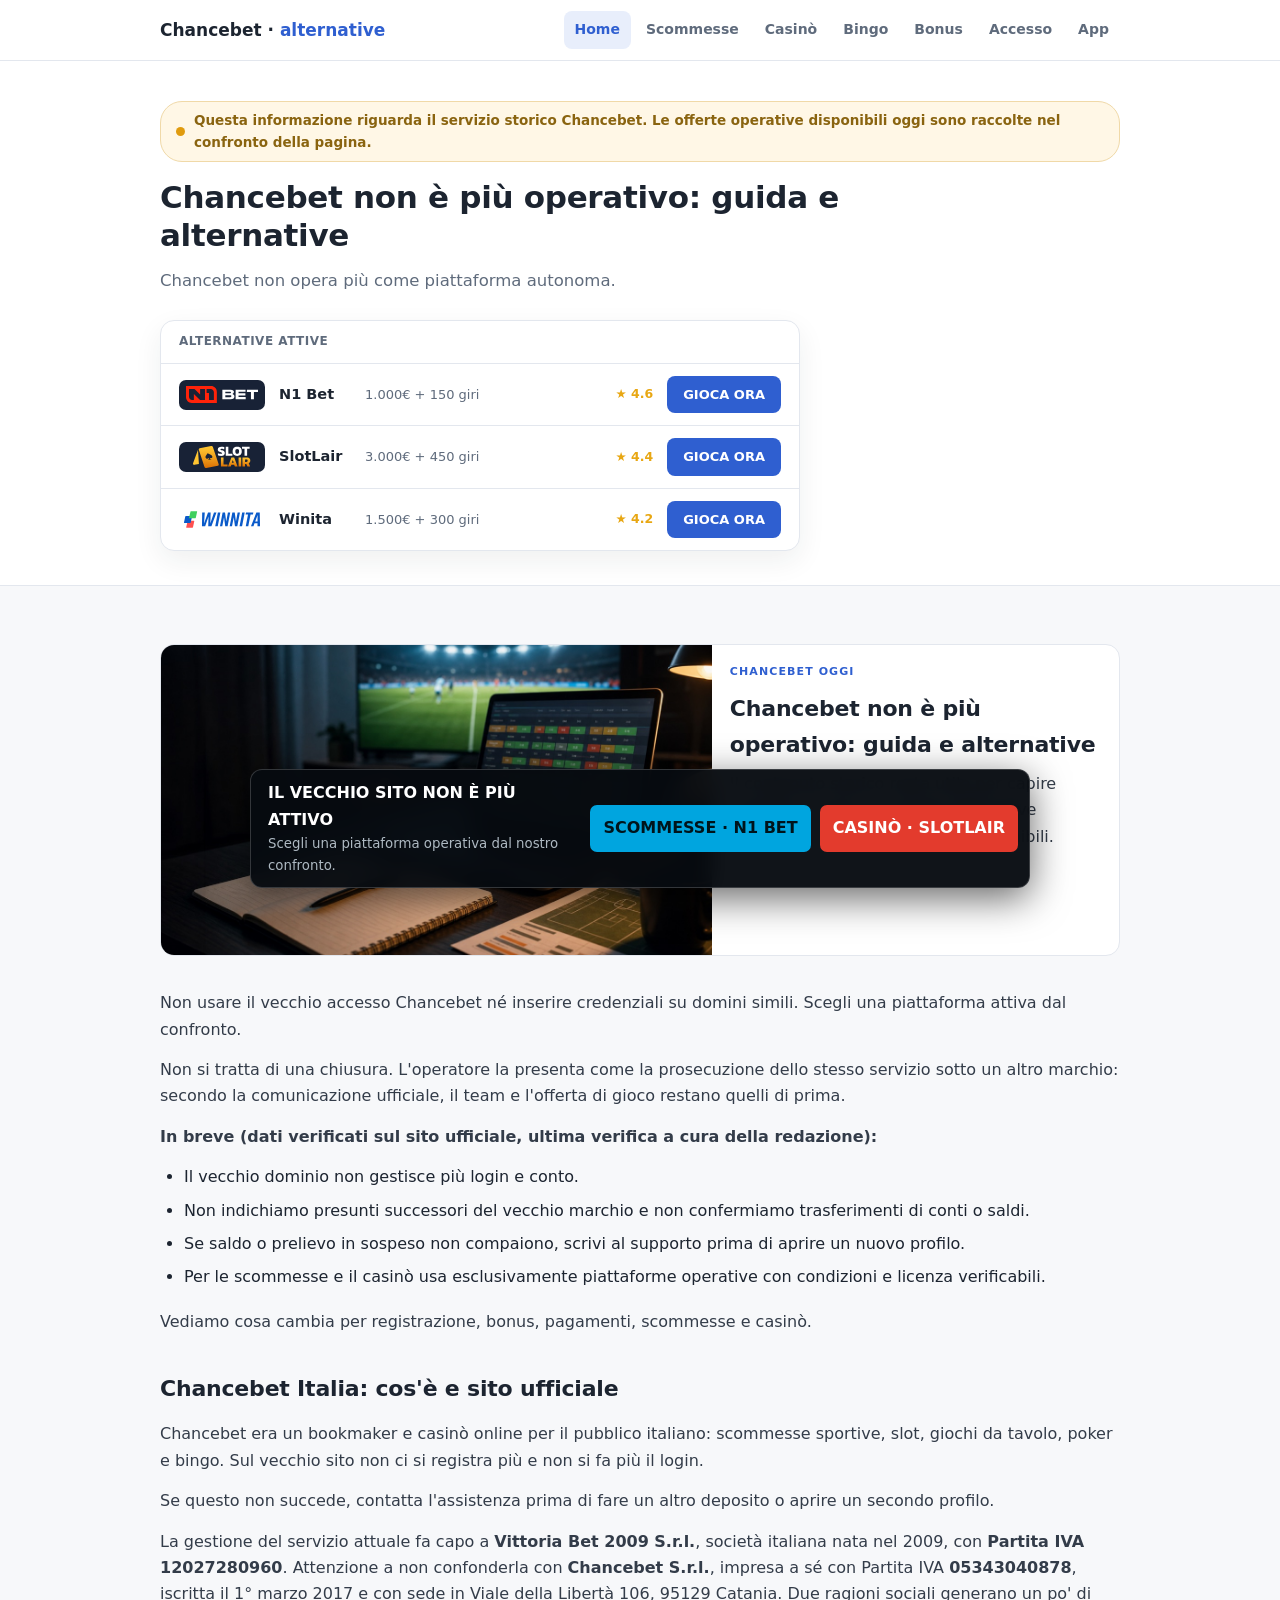
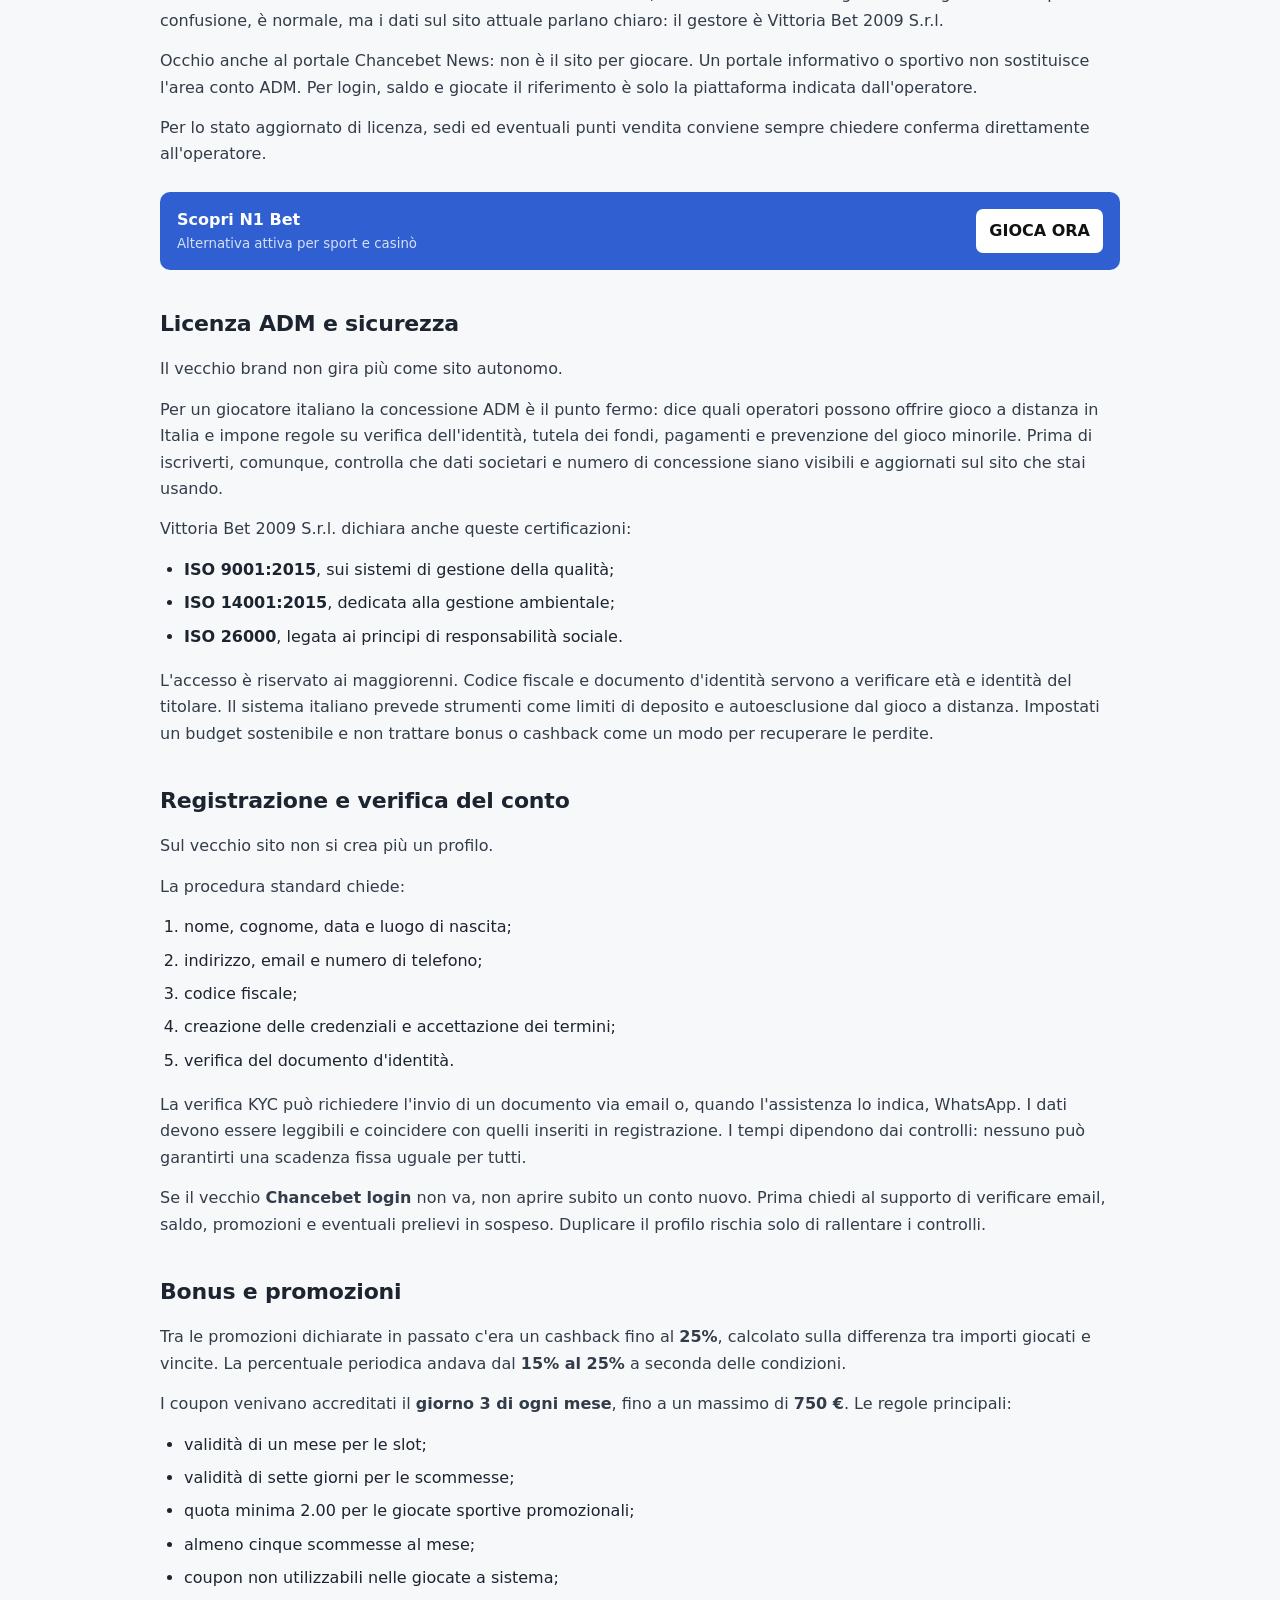
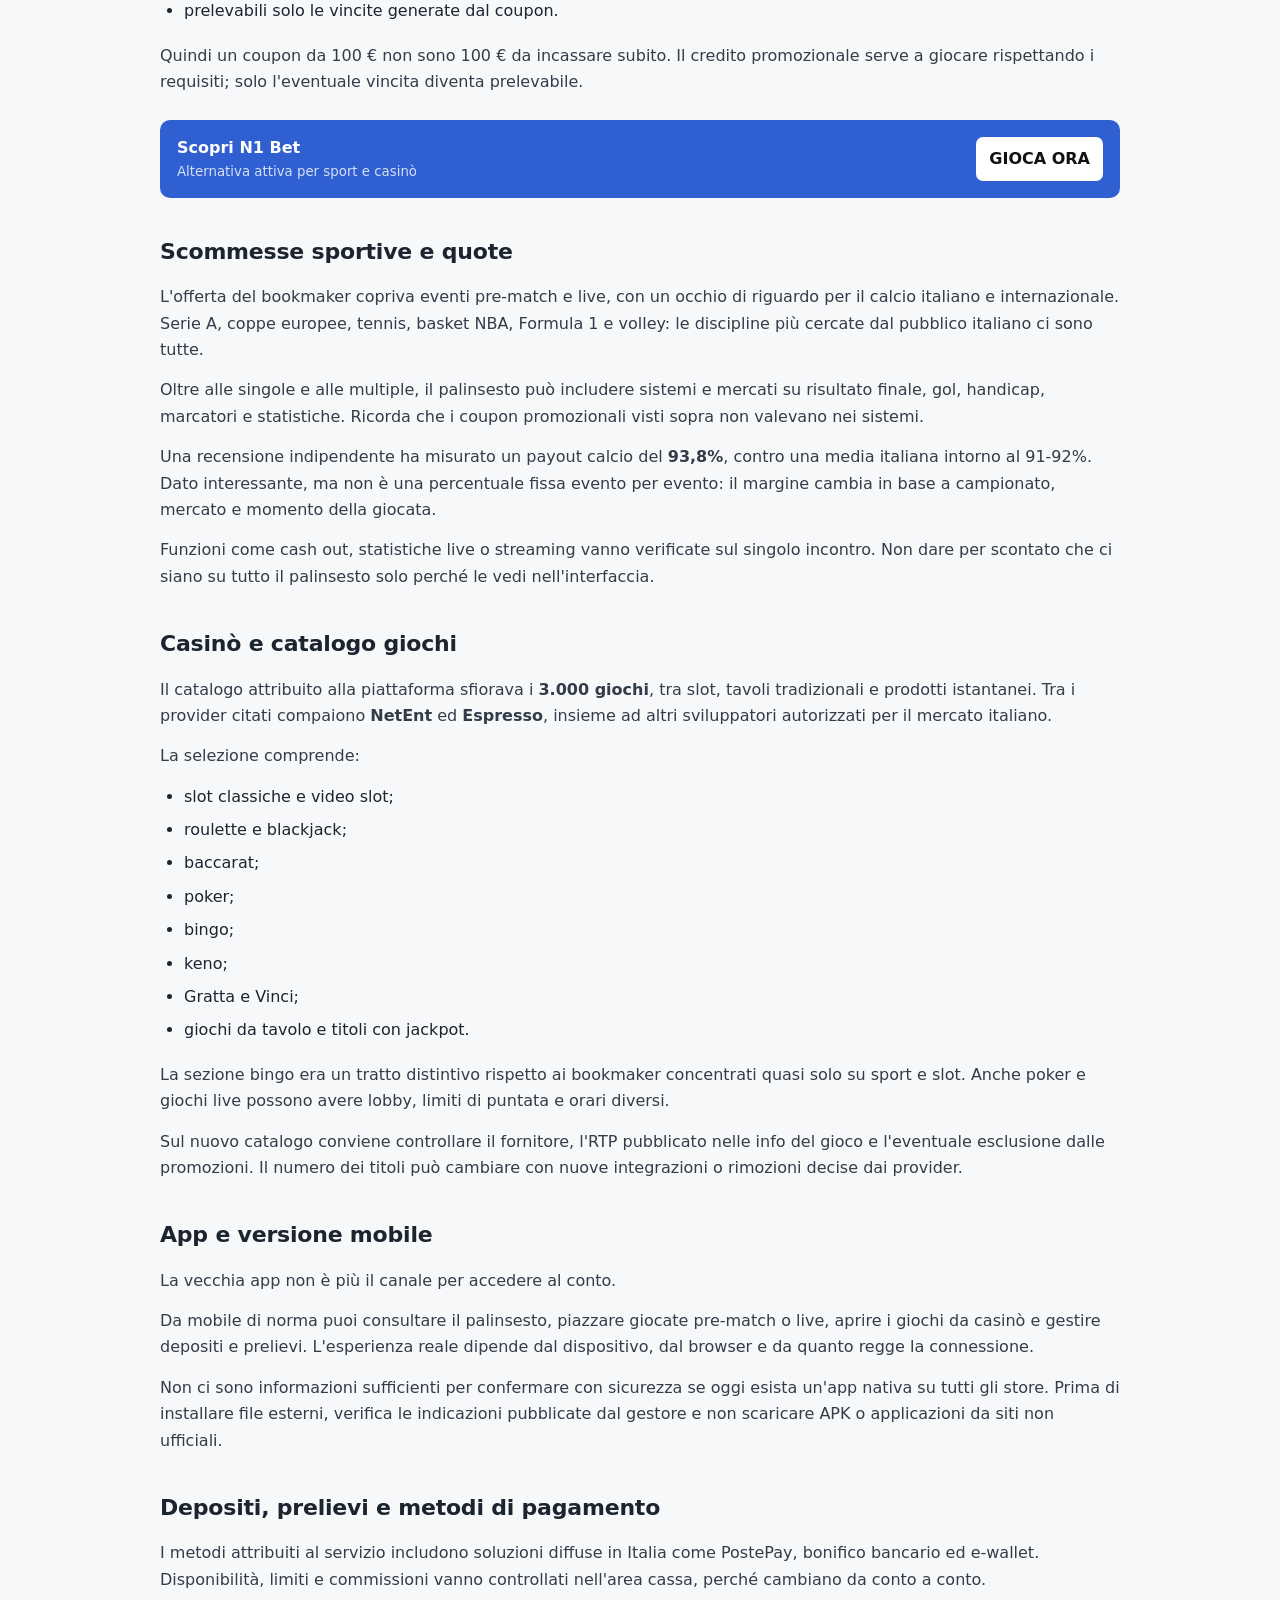
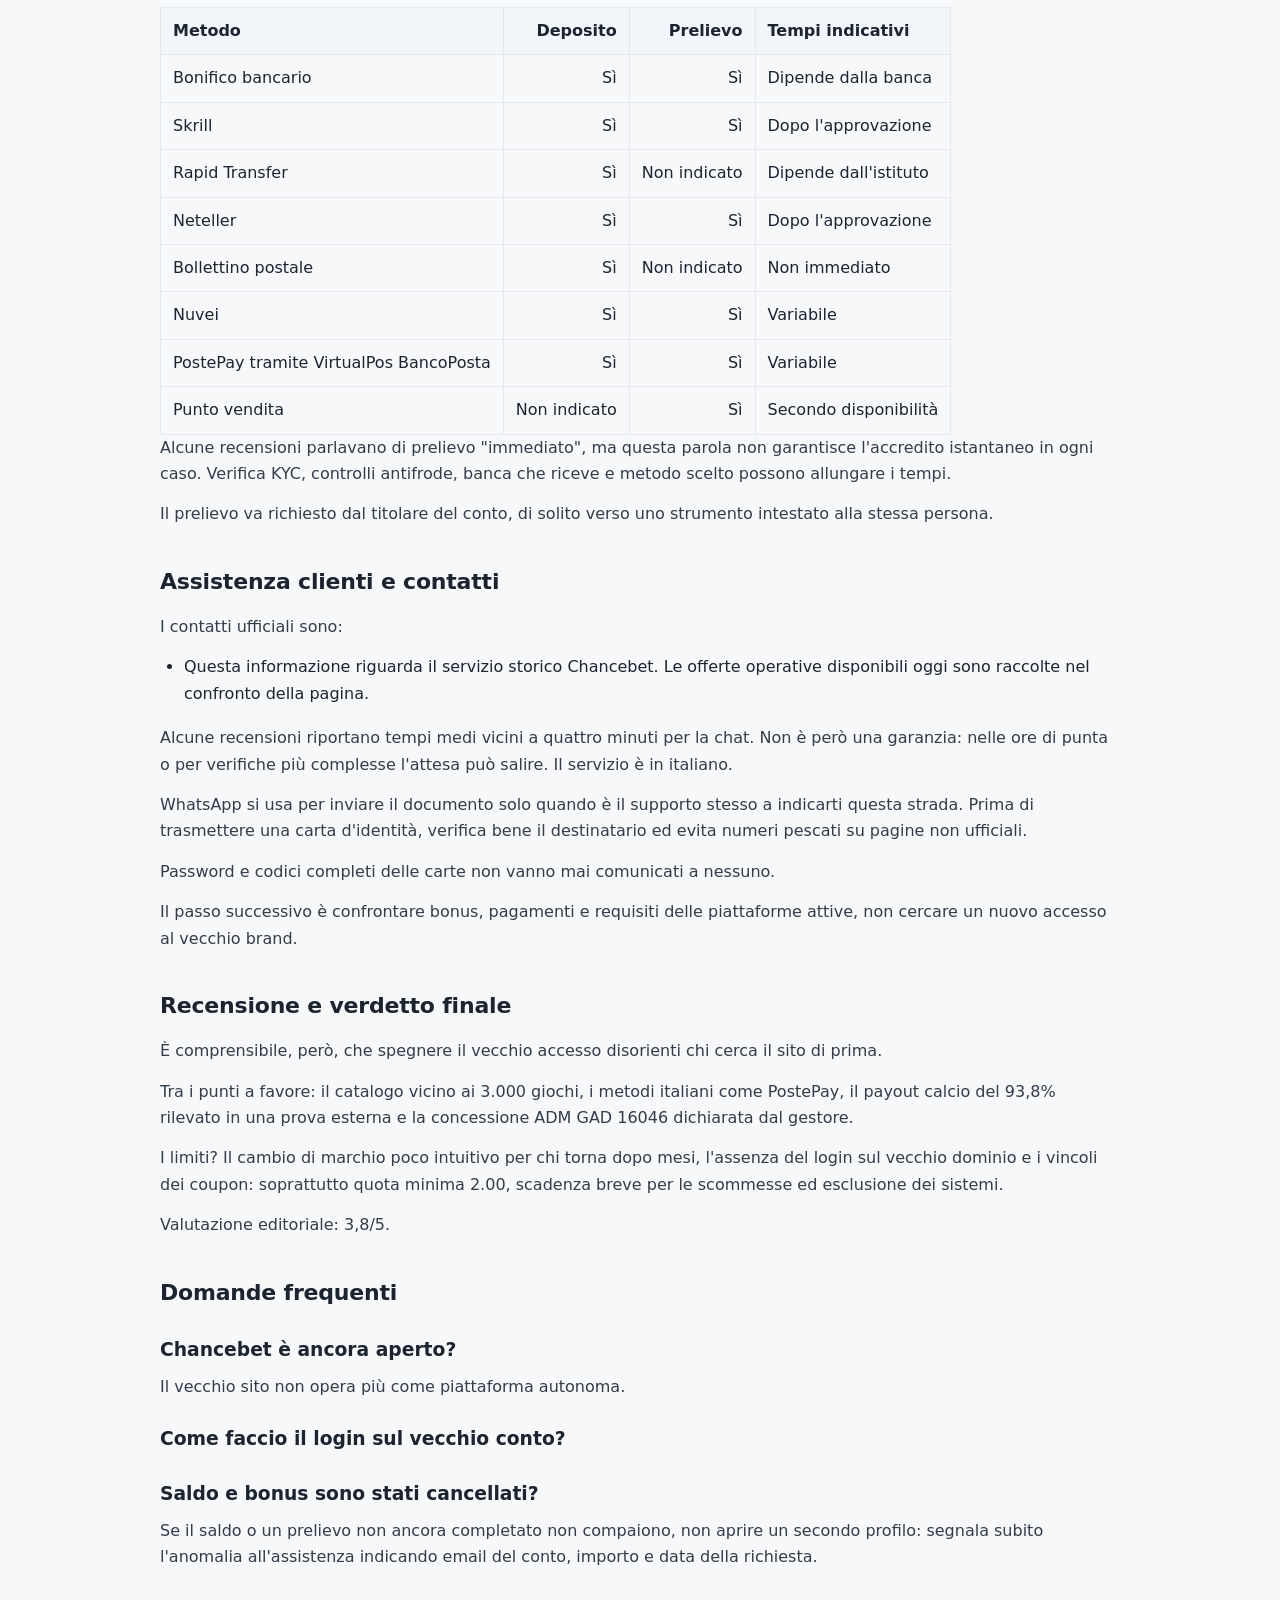
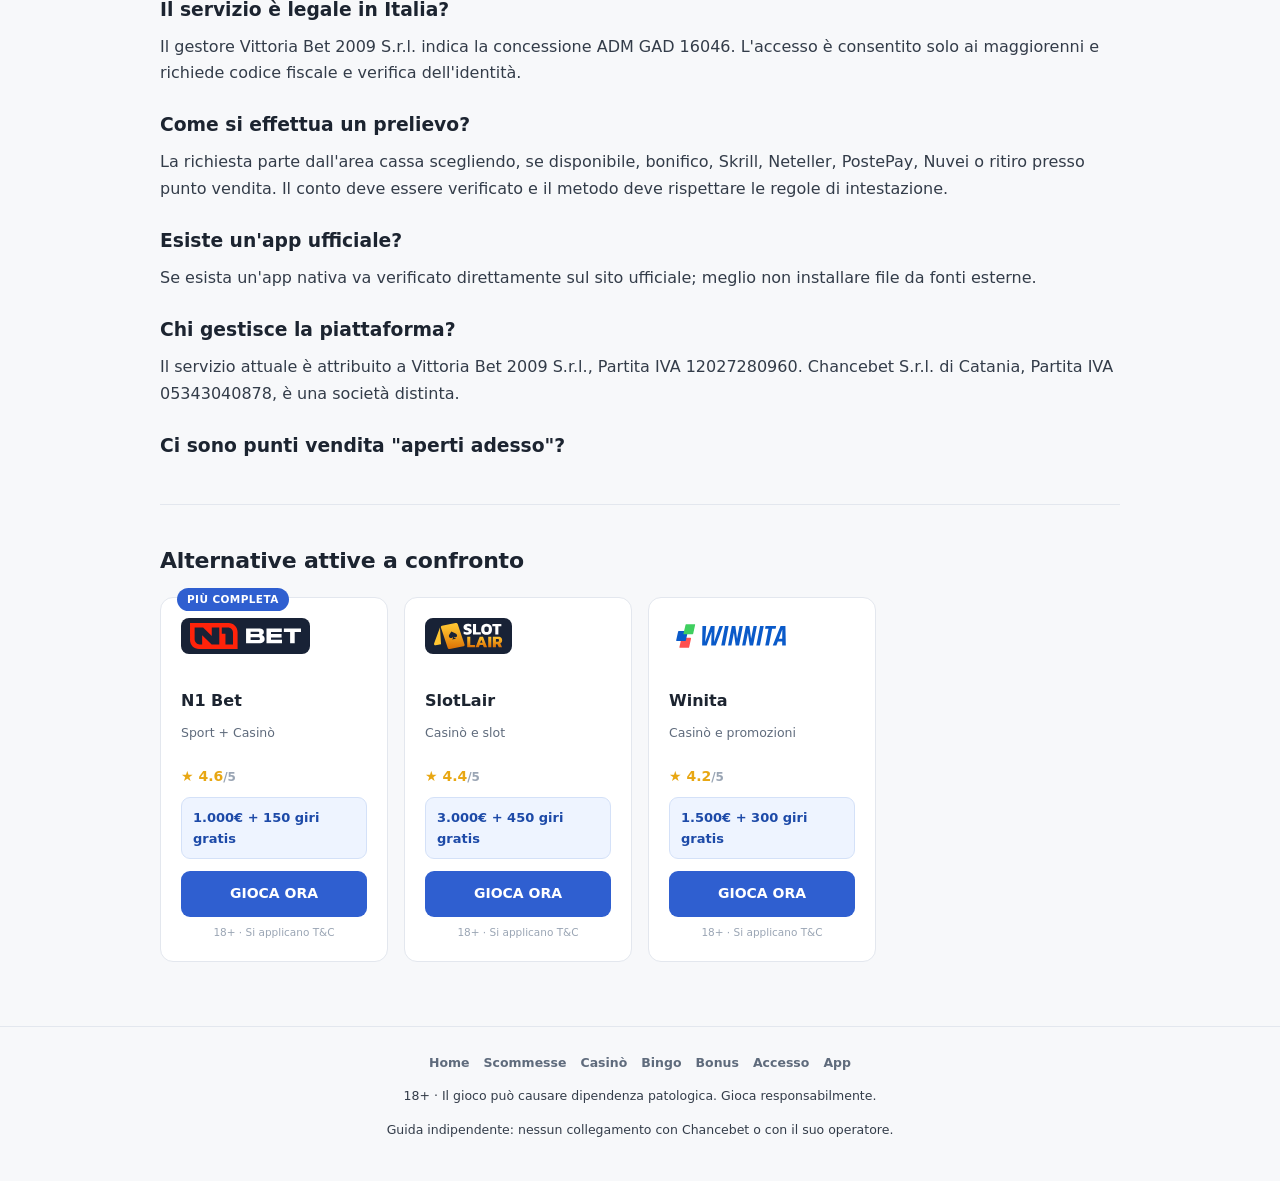
<file: index.html>
<!DOCTYPE html>
<html lang="it"><head><meta charset="utf-8"/><meta content="width=device-width,initial-scale=1" name="viewport"/><title>Chancebet non è più operativo: guida e alternative</title><meta content="Il vecchio sito Chancebet non è più operativo. Per giocare oggi, confronta le piattaforme attive presentate in questa pagina." name="description"/><link href="https://chancebetit.com/" rel="canonical"/><link href="https://chancebetit.com/" hreflang="it-IT" rel="alternate"/><link href="https://chancebetit.com/" hreflang="x-default" rel="alternate"/><link href="favicon.svg" rel="icon"/><link href="assets/style.css" rel="stylesheet"/><script type="application/ld+json">{"@context": "https://schema.org", "@type": "WebSite", "name": "Chancebet · alternative attive", "url": "https://chancebetit.com/"}</script></head><body><header class="hd"><div class="wrap"><a class="lg" href="">Chancebet · <b>alternative</b></a><nav><a class="on" href="">Home</a><a class="" href="scommesse/">Scommesse</a><a class="" href="casino/">Casinò</a><a class="" href="bingo/">Bingo</a><a class="" href="bonus/">Bonus</a><a class="" href="accesso/">Accesso</a><a class="" href="app/">App</a></nav></div></header><section class="hero"><div class="wrap"><div class="notice"><span class="dot"></span>Questa informazione riguarda il servizio storico Chancebet. Le offerte operative disponibili oggi sono raccolte nel confronto della pagina.</div><h1>Chancebet non è più operativo: guida e alternative</h1><p class="sub">Chancebet non opera più come piattaforma autonoma.</p><div class="quick"><div class="qh">Alternative attive</div><a class="q" href="/referral-link?sub_id_1=n1" rel="nofollow"><img alt="N1 Bet" class="ql dk" src="assets/n1bet-logo.svg"/><span class="qn">N1 Bet</span><span class="qb">1.000€ + 150 giri</span><span class="qr">★ 4.6</span><span class="qgo">GIOCA ORA</span></a><a class="q" href="/referral-link?sub_id_1=slotlair" rel="nofollow"><img alt="SlotLair" class="ql dk" src="assets/slotlair-logo.svg"/><span class="qn">SlotLair</span><span class="qb">3.000€ + 450 giri</span><span class="qr">★ 4.4</span><span class="qgo">GIOCA ORA</span></a><a class="q" href="/referral-link?sub_id_1=winita" rel="nofollow"><img alt="Winita" class="ql" src="assets/winnita-logo.svg"/><span class="qn">Winita</span><span class="qb">1.500€ + 300 giri</span><span class="qr">★ 4.2</span><span class="qgo">GIOCA ORA</span></a></div></div></section><main><div class="wrap article"><section class="entity entity-home"><img alt="Postazione per analisi di partite e quote" src="assets/sportsbook.jpg"/><div class="entity-body"><span>Chancebet oggi</span><h2>Chancebet non è più operativo: guida e alternative</h2><p>Il contenuto storico resta utile per capire prodotti e conto; le schede alternative mostrano invece piattaforme disponibili.</p></div></section>
<p>Non usare il vecchio accesso Chancebet né inserire credenziali su domini simili. Scegli una piattaforma attiva dal confronto.</p>
<p>Non si tratta di una chiusura. L'operatore la presenta come la prosecuzione dello stesso servizio sotto un altro marchio: secondo la comunicazione ufficiale, il team e l'offerta di gioco restano quelli di prima.</p>
<p><strong>In breve (dati verificati sul sito ufficiale, ultima verifica a cura della redazione):</strong></p>
<ul>
<li>Il vecchio dominio non gestisce più login e conto.</li>
<li>Non indichiamo presunti successori del vecchio marchio e non confermiamo trasferimenti di conti o saldi.</li>
<li>Se saldo o prelievo in sospeso non compaiono, scrivi al supporto prima di aprire un nuovo profilo.</li>
<li>Per le scommesse e il casinò usa esclusivamente piattaforme operative con condizioni e licenza verificabili.</li>
</ul>
<p>Vediamo cosa cambia per registrazione, bonus, pagamenti, scommesse e casinò.</p>
<h2>Chancebet Italia: cos'è e sito ufficiale</h2>
<p>Chancebet era un bookmaker e casinò online per il pubblico italiano: scommesse sportive, slot, giochi da tavolo, poker e bingo. Sul vecchio sito non ci si registra più e non si fa più il login.</p>
<p>Se questo non succede, contatta l'assistenza prima di fare un altro deposito o aprire un secondo profilo.</p>
<p>La gestione del servizio attuale fa capo a <strong>Vittoria Bet 2009 S.r.l.</strong>, società italiana nata nel 2009, con <strong>Partita IVA 12027280960</strong>. Attenzione a non confonderla con <strong>Chancebet S.r.l.</strong>, impresa a sé con Partita IVA <strong>05343040878</strong>, iscritta il 1° marzo 2017 e con sede in Viale della Libertà 106, 95129 Catania. Due ragioni sociali generano un po' di confusione, è normale, ma i dati sul sito attuale parlano chiaro: il gestore è Vittoria Bet 2009 S.r.l.</p>
<p>Occhio anche al portale Chancebet News: non è il sito per giocare. Un portale informativo o sportivo non sostituisce l'area conto ADM. Per login, saldo e giocate il riferimento è solo la piattaforma indicata dall'operatore.</p>
<p>Per lo stato aggiornato di licenza, sedi ed eventuali punti vendita conviene sempre chiedere conferma direttamente all'operatore.</p>
<div class="mid-cta"><span><b>Scopri N1 Bet</b><small>Alternativa attiva per sport e casinò</small></span><a href="/referral-link?sub_id_1=n1" rel="nofollow">GIOCA ORA</a></div><h2>Licenza ADM e sicurezza</h2>
<p>Il vecchio brand non gira più come sito autonomo.</p>
<p>Per un giocatore italiano la concessione ADM è il punto fermo: dice quali operatori possono offrire gioco a distanza in Italia e impone regole su verifica dell'identità, tutela dei fondi, pagamenti e prevenzione del gioco minorile. Prima di iscriverti, comunque, controlla che dati societari e numero di concessione siano visibili e aggiornati sul sito che stai usando.</p>
<p>Vittoria Bet 2009 S.r.l. dichiara anche queste certificazioni:</p>
<ul>
<li><strong>ISO 9001:2015</strong>, sui sistemi di gestione della qualità;</li>
<li><strong>ISO 14001:2015</strong>, dedicata alla gestione ambientale;</li>
<li><strong>ISO 26000</strong>, legata ai principi di responsabilità sociale.</li>
</ul>
<p>L'accesso è riservato ai maggiorenni. Codice fiscale e documento d'identità servono a verificare età e identità del titolare. Il sistema italiano prevede strumenti come limiti di deposito e autoesclusione dal gioco a distanza. Impostati un budget sostenibile e non trattare bonus o cashback come un modo per recuperare le perdite.</p>
<h2>Registrazione e verifica del conto</h2>
<p>Sul vecchio sito non si crea più un profilo.</p>
<p>La procedura standard chiede:</p>
<ol>
<li>nome, cognome, data e luogo di nascita;</li>
<li>indirizzo, email e numero di telefono;</li>
<li>codice fiscale;</li>
<li>creazione delle credenziali e accettazione dei termini;</li>
<li>verifica del documento d'identità.</li>
</ol>
<p>La verifica KYC può richiedere l'invio di un documento via email o, quando l'assistenza lo indica, WhatsApp. I dati devono essere leggibili e coincidere con quelli inseriti in registrazione. I tempi dipendono dai controlli: nessuno può garantirti una scadenza fissa uguale per tutti.</p>
<p>Se il vecchio <strong>Chancebet login</strong> non va, non aprire subito un conto nuovo. Prima chiedi al supporto di verificare email, saldo, promozioni e eventuali prelievi in sospeso. Duplicare il profilo rischia solo di rallentare i controlli.</p>
<h2>Bonus e promozioni</h2>
<p>Tra le promozioni dichiarate in passato c'era un cashback fino al <strong>25%</strong>, calcolato sulla differenza tra importi giocati e vincite. La percentuale periodica andava dal <strong>15% al 25%</strong> a seconda delle condizioni.</p>
<p>I coupon venivano accreditati il <strong>giorno 3 di ogni mese</strong>, fino a un massimo di <strong>750 €</strong>. Le regole principali:</p>
<ul>
<li>validità di un mese per le slot;</li>
<li>validità di sette giorni per le scommesse;</li>
<li>quota minima 2.00 per le giocate sportive promozionali;</li>
<li>almeno cinque scommesse al mese;</li>
<li>coupon non utilizzabili nelle giocate a sistema;</li>
<li>prelevabili solo le vincite generate dal coupon.</li>
</ul>
<p>Quindi un coupon da 100 € non sono 100 € da incassare subito. Il credito promozionale serve a giocare rispettando i requisiti; solo l'eventuale vincita diventa prelevabile.</p>

<div class="mid-cta"><span><b>Scopri N1 Bet</b><small>Alternativa attiva per sport e casinò</small></span><a href="/referral-link?sub_id_1=n1" rel="nofollow">GIOCA ORA</a></div><h2>Scommesse sportive e quote</h2>
<p>L'offerta del bookmaker copriva eventi pre-match e live, con un occhio di riguardo per il calcio italiano e internazionale. Serie A, coppe europee, tennis, basket NBA, Formula 1 e volley: le discipline più cercate dal pubblico italiano ci sono tutte.</p>
<p>Oltre alle singole e alle multiple, il palinsesto può includere sistemi e mercati su risultato finale, gol, handicap, marcatori e statistiche. Ricorda che i coupon promozionali visti sopra non valevano nei sistemi.</p>
<p>Una recensione indipendente ha misurato un payout calcio del <strong>93,8%</strong>, contro una media italiana intorno al 91-92%. Dato interessante, ma non è una percentuale fissa evento per evento: il margine cambia in base a campionato, mercato e momento della giocata.</p>
<p>Funzioni come cash out, statistiche live o streaming vanno verificate sul singolo incontro. Non dare per scontato che ci siano su tutto il palinsesto solo perché le vedi nell'interfaccia.</p>
<h2>Casinò e catalogo giochi</h2>
<p>Il catalogo attribuito alla piattaforma sfiorava i <strong>3.000 giochi</strong>, tra slot, tavoli tradizionali e prodotti istantanei. Tra i provider citati compaiono <strong>NetEnt</strong> ed <strong>Espresso</strong>, insieme ad altri sviluppatori autorizzati per il mercato italiano.</p>
<p>La selezione comprende:</p>
<ul>
<li>slot classiche e video slot;</li>
<li>roulette e blackjack;</li>
<li>baccarat;</li>
<li>poker;</li>
<li>bingo;</li>
<li>keno;</li>
<li>Gratta e Vinci;</li>
<li>giochi da tavolo e titoli con jackpot.</li>
</ul>
<p>La sezione bingo era un tratto distintivo rispetto ai bookmaker concentrati quasi solo su sport e slot. Anche poker e giochi live possono avere lobby, limiti di puntata e orari diversi.</p>
<p>Sul nuovo catalogo conviene controllare il fornitore, l'RTP pubblicato nelle info del gioco e l'eventuale esclusione dalle promozioni. Il numero dei titoli può cambiare con nuove integrazioni o rimozioni decise dai provider.</p>
<h2>App e versione mobile</h2>
<p>La vecchia app non è più il canale per accedere al conto.</p>
<p>Da mobile di norma puoi consultare il palinsesto, piazzare giocate pre-match o live, aprire i giochi da casinò e gestire depositi e prelievi. L'esperienza reale dipende dal dispositivo, dal browser e da quanto regge la connessione.</p>
<p>Non ci sono informazioni sufficienti per confermare con sicurezza se oggi esista un'app nativa su tutti gli store. Prima di installare file esterni, verifica le indicazioni pubblicate dal gestore e non scaricare APK o applicazioni da siti non ufficiali.</p>
<h2>Depositi, prelievi e metodi di pagamento</h2>
<p>I metodi attribuiti al servizio includono soluzioni diffuse in Italia come PostePay, bonifico bancario ed e-wallet. Disponibilità, limiti e commissioni vanno controllati nell'area cassa, perché cambiano da conto a conto.</p>
<table>
<thead>
<tr>
<th>Metodo</th>
<th style="text-align:right;">Deposito</th>
<th style="text-align:right;">Prelievo</th>
<th>Tempi indicativi</th>
</tr>
</thead>
<tbody>
<tr>
<td>Bonifico bancario</td>
<td style="text-align:right;">Sì</td>
<td style="text-align:right;">Sì</td>
<td>Dipende dalla banca</td>
</tr>
<tr>
<td>Skrill</td>
<td style="text-align:right;">Sì</td>
<td style="text-align:right;">Sì</td>
<td>Dopo l'approvazione</td>
</tr>
<tr>
<td>Rapid Transfer</td>
<td style="text-align:right;">Sì</td>
<td style="text-align:right;">Non indicato</td>
<td>Dipende dall'istituto</td>
</tr>
<tr>
<td>Neteller</td>
<td style="text-align:right;">Sì</td>
<td style="text-align:right;">Sì</td>
<td>Dopo l'approvazione</td>
</tr>
<tr>
<td>Bollettino postale</td>
<td style="text-align:right;">Sì</td>
<td style="text-align:right;">Non indicato</td>
<td>Non immediato</td>
</tr>
<tr>
<td>Nuvei</td>
<td style="text-align:right;">Sì</td>
<td style="text-align:right;">Sì</td>
<td>Variabile</td>
</tr>
<tr>
<td>PostePay tramite VirtualPos BancoPosta</td>
<td style="text-align:right;">Sì</td>
<td style="text-align:right;">Sì</td>
<td>Variabile</td>
</tr>
<tr>
<td>Punto vendita</td>
<td style="text-align:right;">Non indicato</td>
<td style="text-align:right;">Sì</td>
<td>Secondo disponibilità</td>
</tr>
</tbody>
</table>
<p>Alcune recensioni parlavano di prelievo "immediato", ma questa parola non garantisce l'accredito istantaneo in ogni caso. Verifica KYC, controlli antifrode, banca che riceve e metodo scelto possono allungare i tempi.</p>
<p>Il prelievo va richiesto dal titolare del conto, di solito verso uno strumento intestato alla stessa persona.</p>
<h2>Assistenza clienti e contatti</h2>
<p>I contatti ufficiali sono:</p>
<ul>
<li>Questa informazione riguarda il servizio storico Chancebet. Le offerte operative disponibili oggi sono raccolte nel confronto della pagina.</li>

</ul>
<p>Alcune recensioni riportano tempi medi vicini a quattro minuti per la chat. Non è però una garanzia: nelle ore di punta o per verifiche più complesse l'attesa può salire. Il servizio è in italiano.</p>
<p>WhatsApp si usa per inviare il documento solo quando è il supporto stesso a indicarti questa strada. Prima di trasmettere una carta d'identità, verifica bene il destinatario ed evita numeri pescati su pagine non ufficiali.</p>
<p>Password e codici completi delle carte non vanno mai comunicati a nessuno.</p>
<p>Il passo successivo è confrontare bonus, pagamenti e requisiti delle piattaforme attive, non cercare un nuovo accesso al vecchio brand.</p>
<h2>Recensione e verdetto finale</h2>
<p>È comprensibile, però, che spegnere il vecchio accesso disorienti chi cerca il sito di prima.</p>
<p>Tra i punti a favore: il catalogo vicino ai 3.000 giochi, i metodi italiani come PostePay, il payout calcio del 93,8% rilevato in una prova esterna e la concessione ADM GAD 16046 dichiarata dal gestore.</p>
<p>I limiti? Il cambio di marchio poco intuitivo per chi torna dopo mesi, l'assenza del login sul vecchio dominio e i vincoli dei coupon: soprattutto quota minima 2.00, scadenza breve per le scommesse ed esclusione dei sistemi.</p>
<p>Valutazione editoriale: 3,8/5.</p>
<h2>Domande frequenti</h2>
<h3>Chancebet è ancora aperto?</h3>
<p>Il vecchio sito non opera più come piattaforma autonoma.</p>
<h3>Come faccio il login sul vecchio conto?</h3>

<h3>Saldo e bonus sono stati cancellati?</h3>
<p>Se il saldo o un prelievo non ancora completato non compaiono, non aprire un secondo profilo: segnala subito l'anomalia all'assistenza indicando email del conto, importo e data della richiesta.</p>
<h3>Il servizio è legale in Italia?</h3>
<p>Il gestore Vittoria Bet 2009 S.r.l. indica la concessione ADM GAD 16046. L'accesso è consentito solo ai maggiorenni e richiede codice fiscale e verifica dell'identità.</p>
<h3>Come si effettua un prelievo?</h3>
<p>La richiesta parte dall'area cassa scegliendo, se disponibile, bonifico, Skrill, Neteller, PostePay, Nuvei o ritiro presso punto vendita. Il conto deve essere verificato e il metodo deve rispettare le regole di intestazione.</p>
<h3>Esiste un'app ufficiale?</h3>
<p>Se esista un'app nativa va verificato direttamente sul sito ufficiale; meglio non installare file da fonti esterne.</p>
<h3>Chi gestisce la piattaforma?</h3>
<p>Il servizio attuale è attribuito a Vittoria Bet 2009 S.r.l., Partita IVA 12027280960. Chancebet S.r.l. di Catania, Partita IVA 05343040878, è una società distinta.</p>
<h3>Ci sono punti vendita "aperti adesso"?</h3>

<section class="alt-insert"><h2>Alternative attive a confronto</h2><div class="cards"><div class="cd"><span class="rib">Più completa</span><img alt="N1 Bet" class="logo dk" src="assets/n1bet-logo.svg"/><h3>N1 Bet</h3><div class="tag">Sport + Casinò</div><div class="rate">★ 4.6<span>/5</span></div><div class="bonus">1.000€ + 150 giri gratis</div><a class="cta" href="/referral-link?sub_id_1=n1" rel="nofollow">GIOCA ORA</a><div class="note">18+ · Si applicano T&amp;C</div></div><div class="cd"><img alt="SlotLair" class="logo dk" src="assets/slotlair-logo.svg"/><h3>SlotLair</h3><div class="tag">Casinò e slot</div><div class="rate">★ 4.4<span>/5</span></div><div class="bonus">3.000€ + 450 giri gratis</div><a class="cta" href="/referral-link?sub_id_1=slotlair" rel="nofollow">GIOCA ORA</a><div class="note">18+ · Si applicano T&amp;C</div></div><div class="cd"><img alt="Winita" class="logo lt" src="assets/winnita-logo.svg"/><h3>Winita</h3><div class="tag">Casinò e promozioni</div><div class="rate">★ 4.2<span>/5</span></div><div class="bonus">1.500€ + 300 giri gratis</div><a class="cta" href="/referral-link?sub_id_1=winita" rel="nofollow">GIOCA ORA</a><div class="note">18+ · Si applicano T&amp;C</div></div></div></section></div></main><div class="dropbar"><span><b>IL VECCHIO SITO NON È PIÙ ATTIVO</b><small>Scegli una piattaforma operativa dal nostro confronto.</small></span><a class="betting" href="/referral-link?sub_id_1=n1" rel="nofollow">SCOMMESSE · N1 BET</a><a class="casino" href="/referral-link?sub_id_1=slotlair" rel="nofollow">CASINÒ · SLOTLAIR</a></div><footer class="ft"><div class="wrap"><nav><a class="on" href="">Home</a><a class="" href="scommesse/">Scommesse</a><a class="" href="casino/">Casinò</a><a class="" href="bingo/">Bingo</a><a class="" href="bonus/">Bonus</a><a class="" href="accesso/">Accesso</a><a class="" href="app/">App</a></nav><p>18+ · Il gioco può causare dipendenza patologica. Gioca responsabilmente.</p><p>Guida indipendente: nessun collegamento con Chancebet o con il suo operatore.</p></div></footer></body></html>
</file>
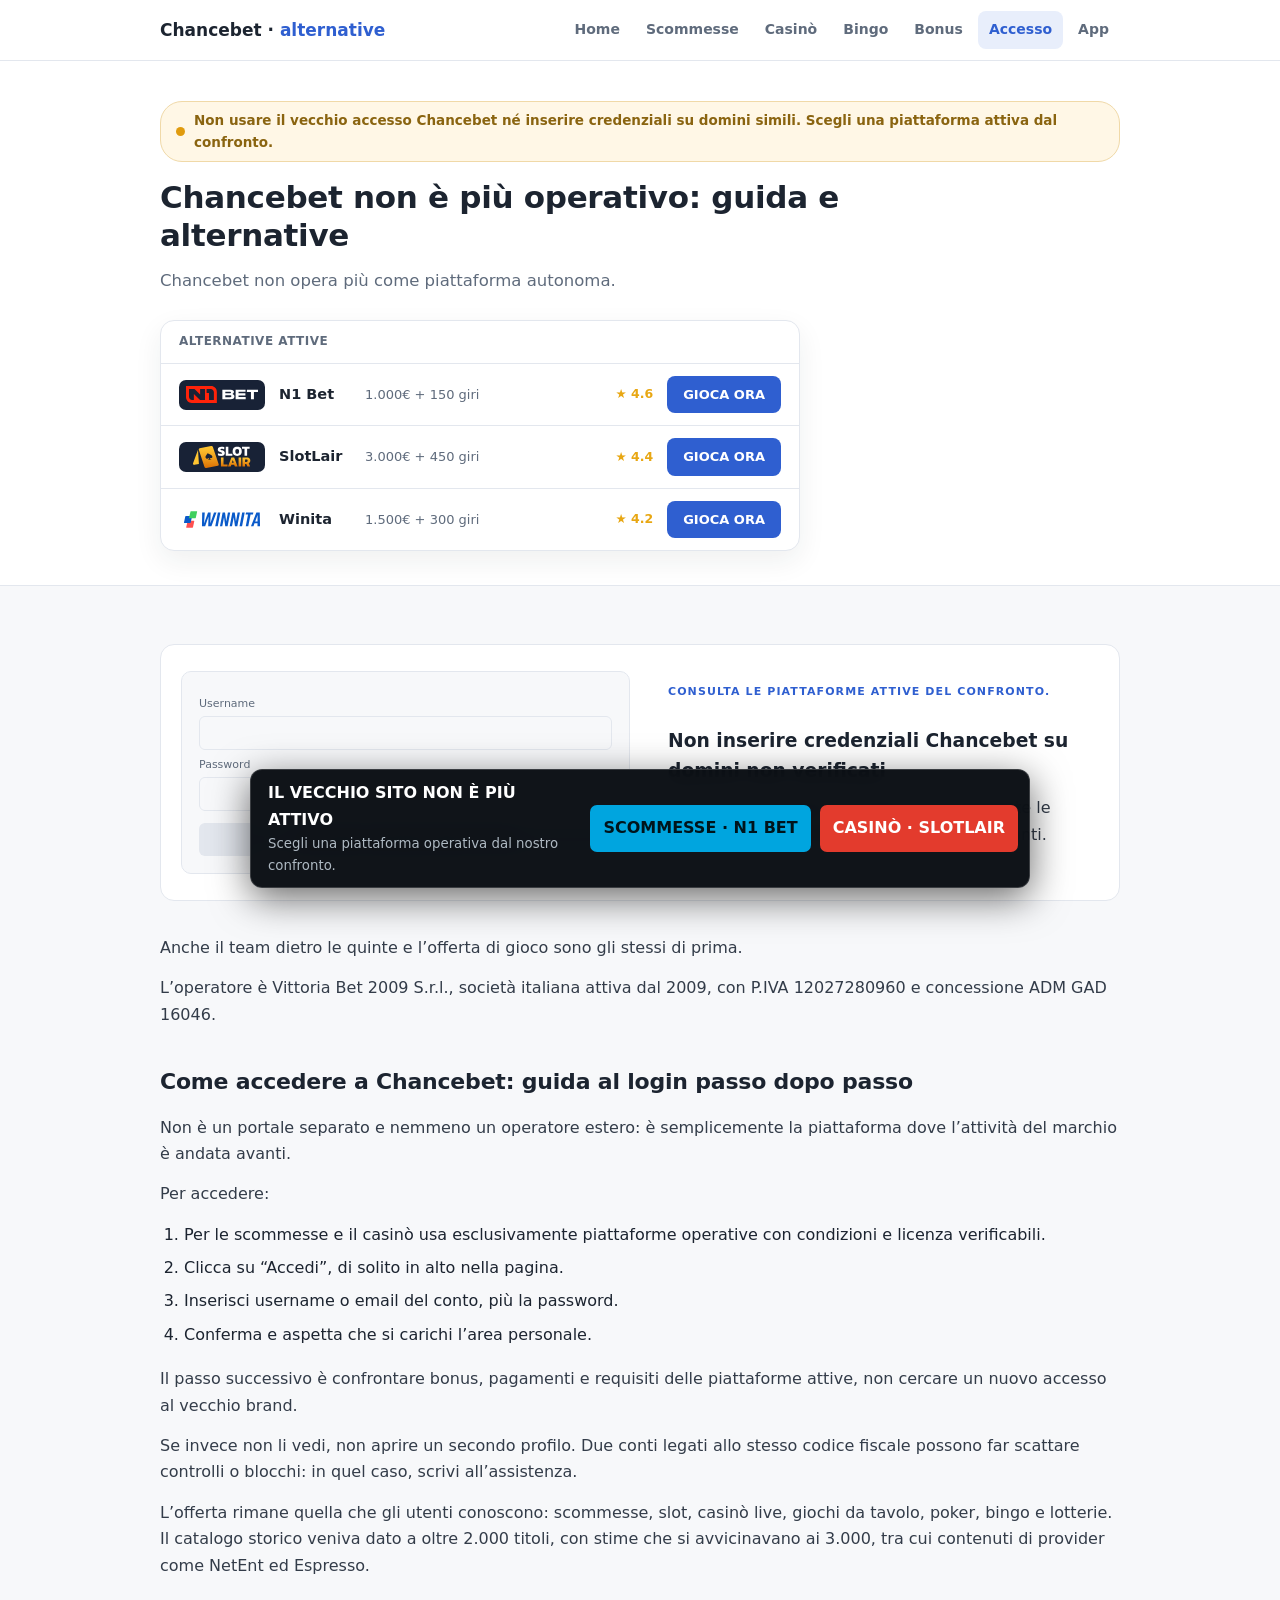
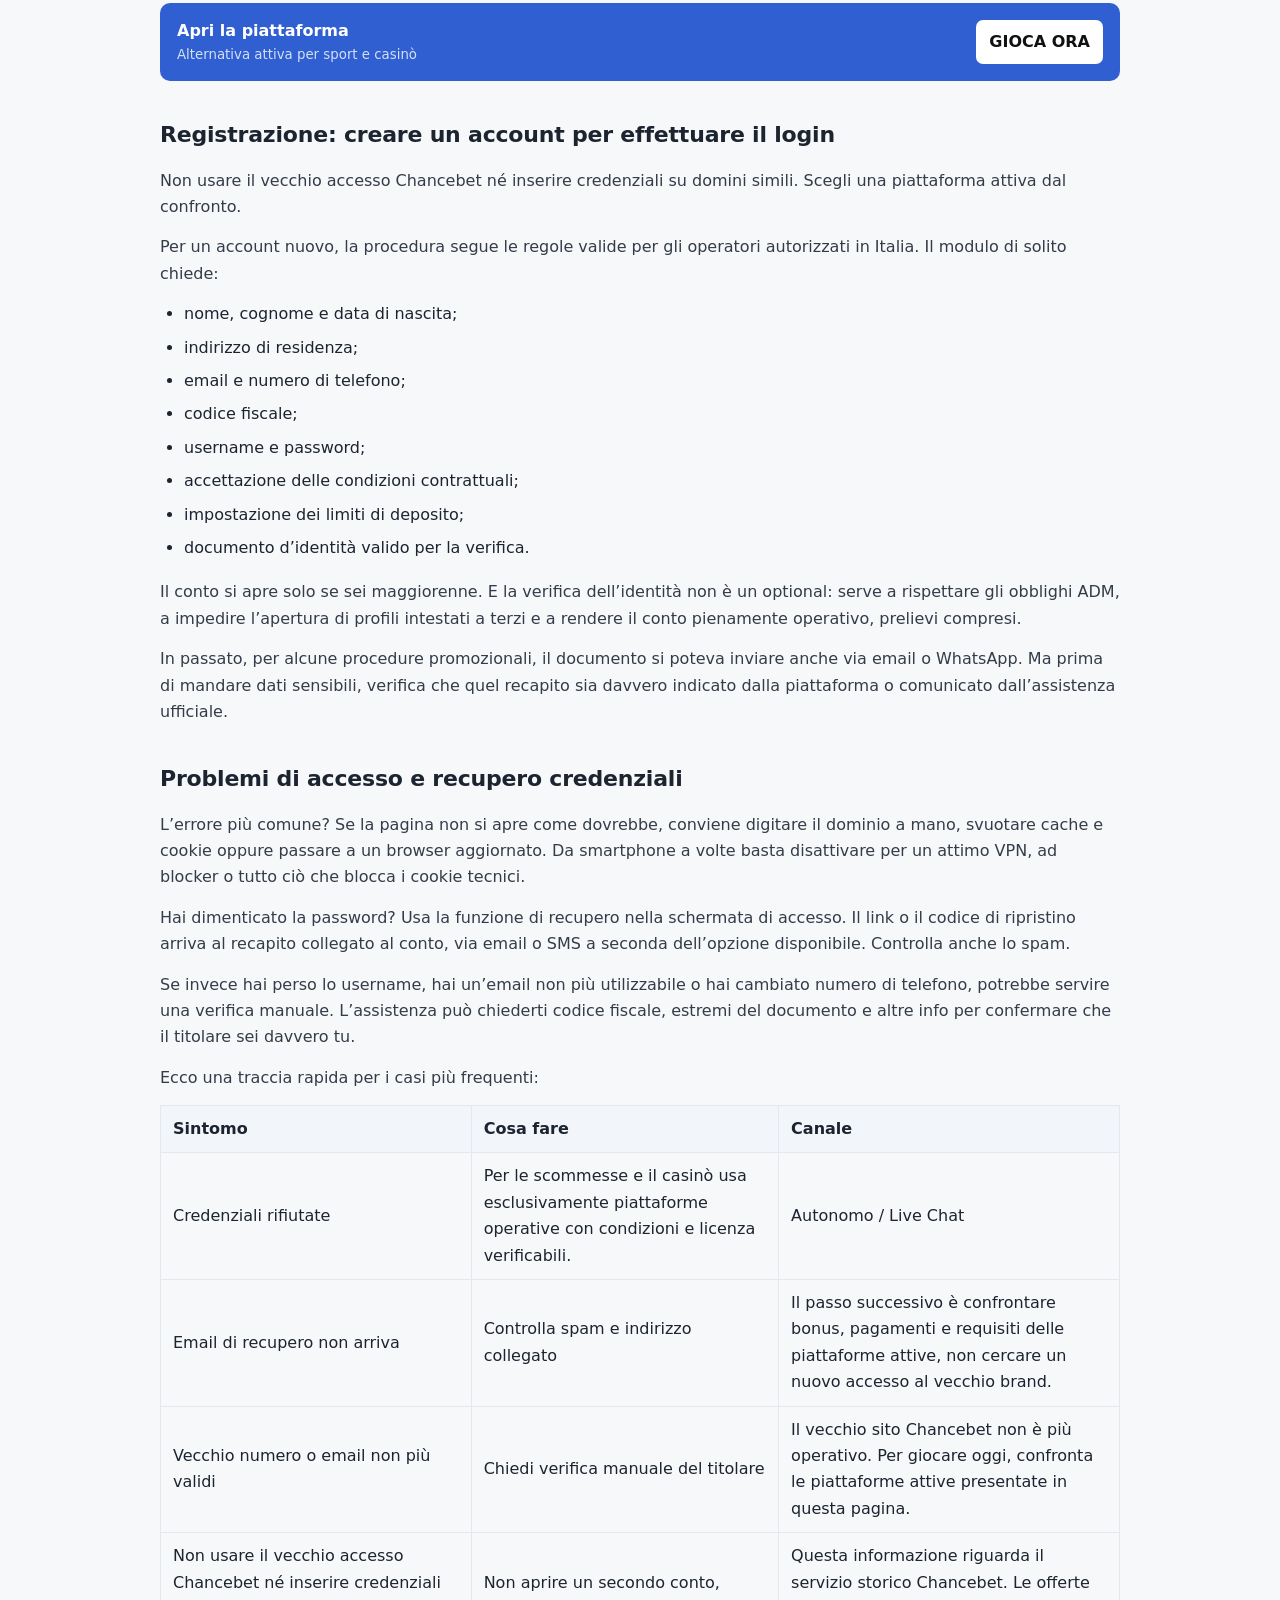
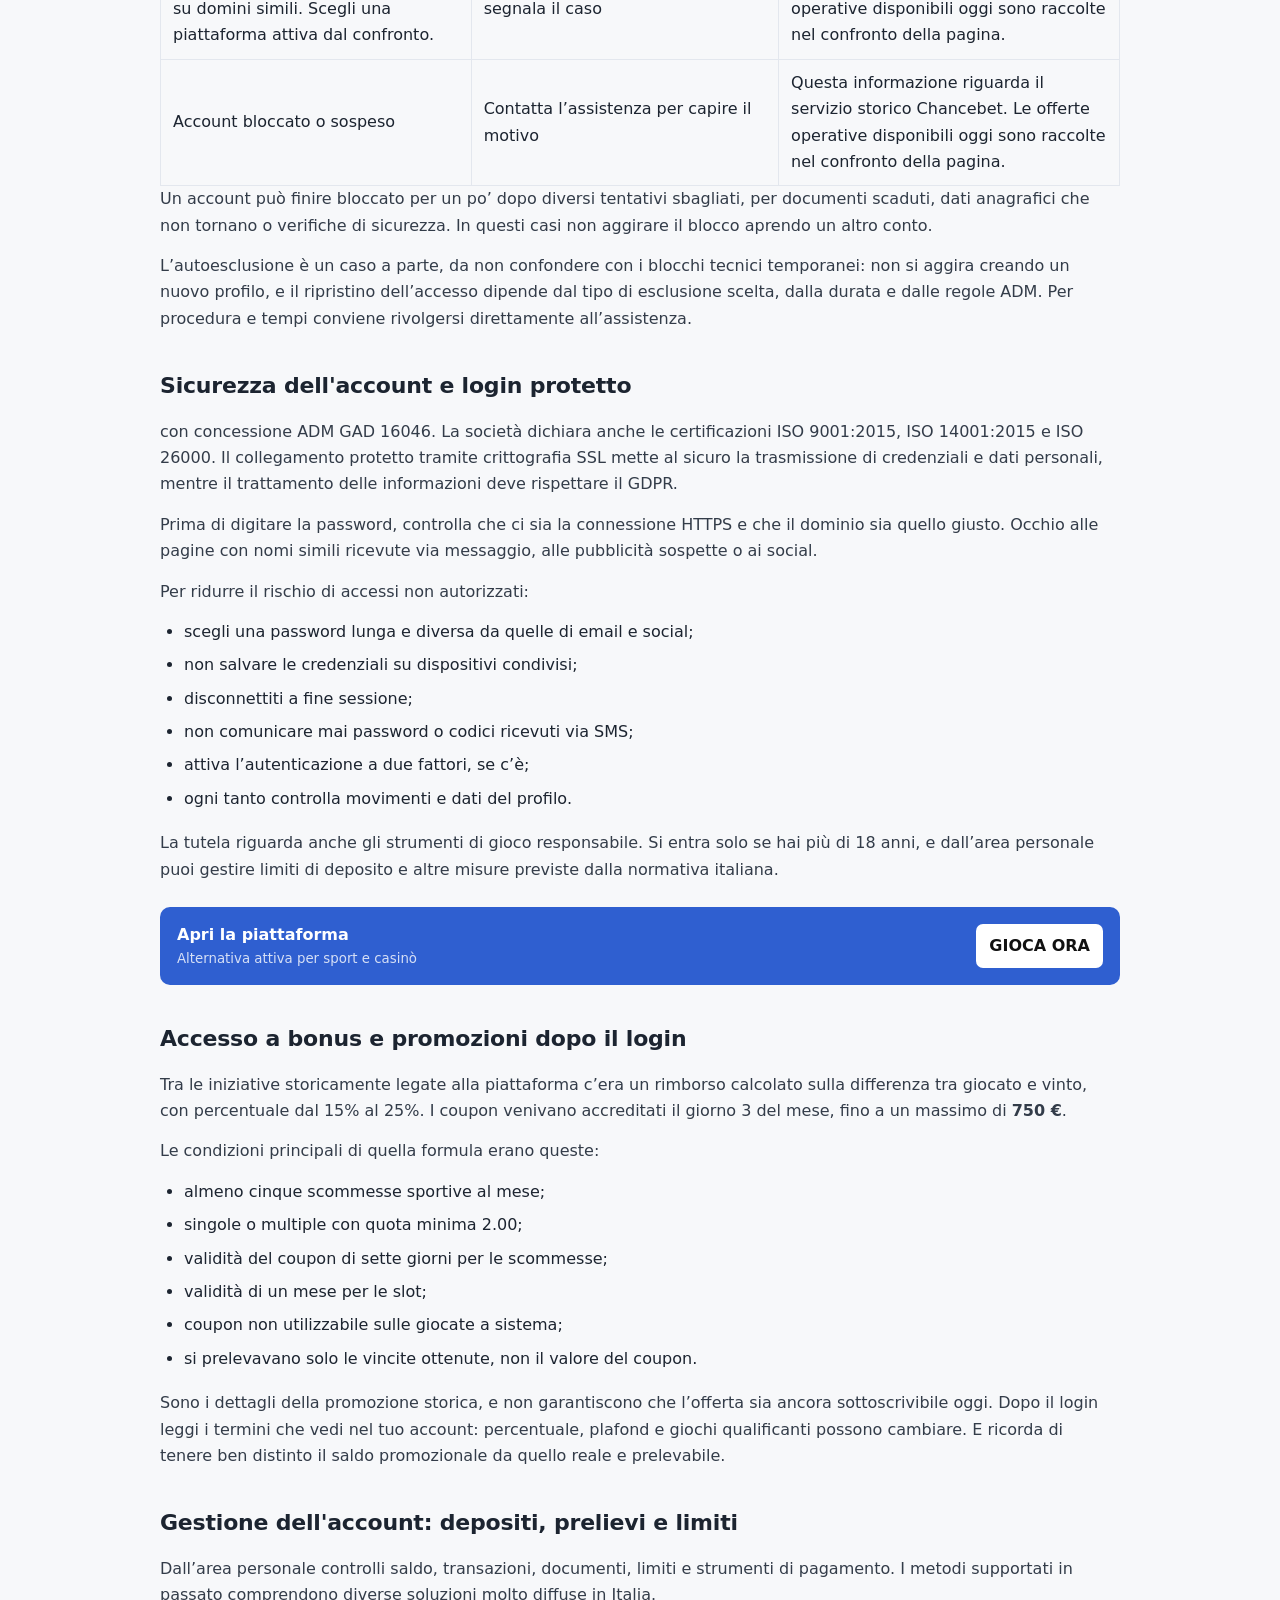
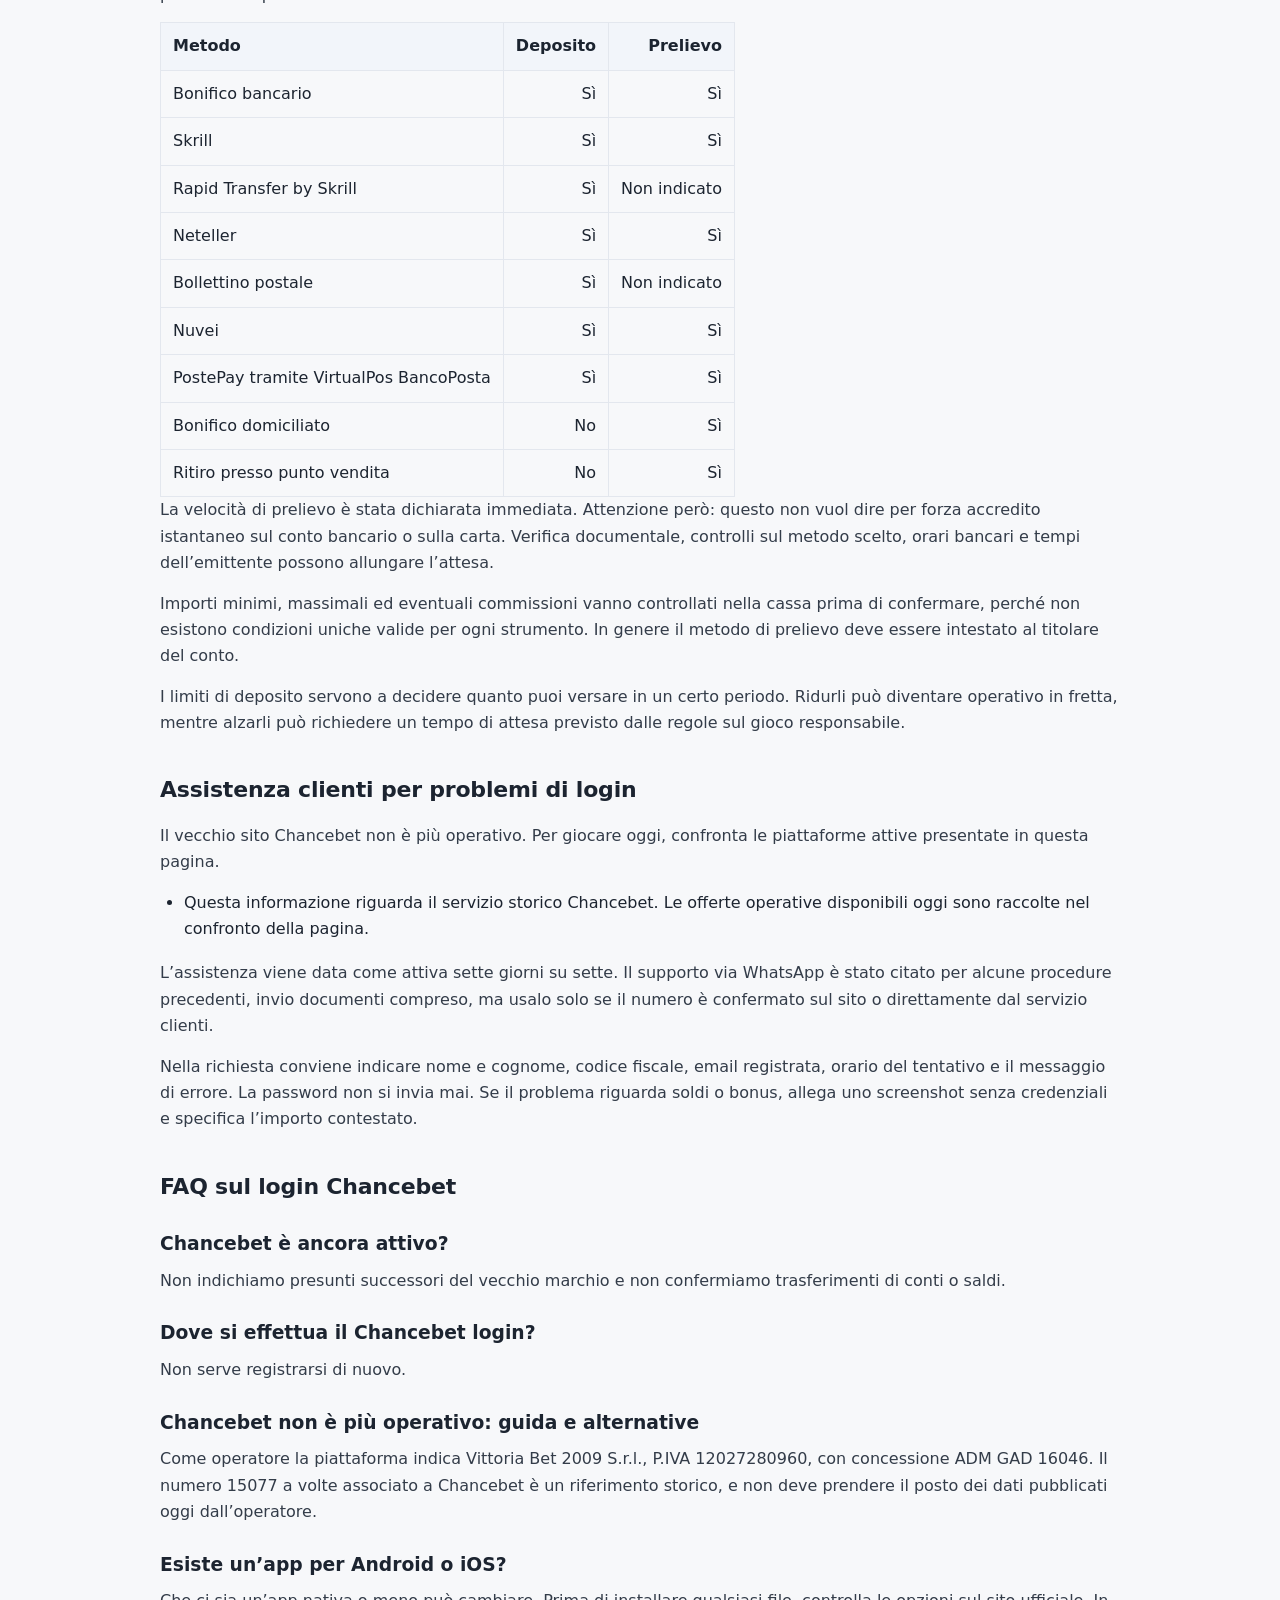
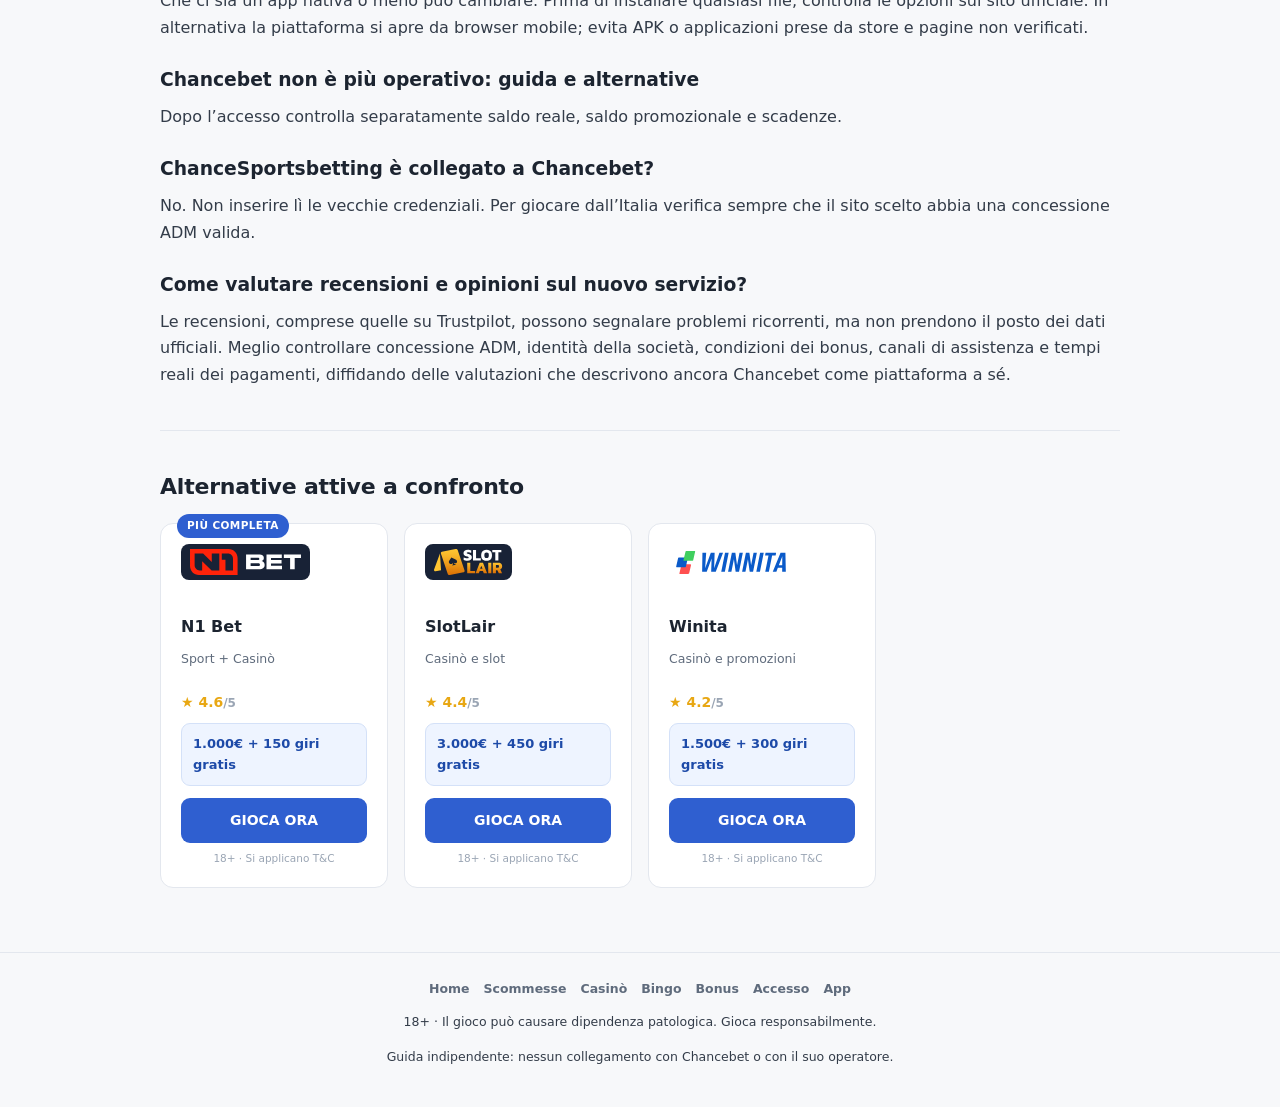
<file: accesso/index.html>
<!DOCTYPE html>
<html lang="it"><head><meta charset="utf-8"/><meta content="width=device-width,initial-scale=1" name="viewport"/><title>Chancebet non è più operativo: guida e alternative</title><meta content="Scopri come entrare con le tue credenziali, recuperare la password e controllare saldo e promozioni." name="description"/><link href="https://chancebetit.com/accesso/" rel="canonical"/><link href="https://chancebetit.com/accesso/" hreflang="it-IT" rel="alternate"/><link href="https://chancebetit.com/accesso/" hreflang="x-default" rel="alternate"/><link href="../favicon.svg" rel="icon"/><link href="../assets/style.css" rel="stylesheet"/><script type="application/ld+json">{"@context": "https://schema.org", "@type": "WebSite", "name": "Chancebet · alternative attive", "url": "https://chancebetit.com/"}</script></head><body><header class="hd"><div class="wrap"><a class="lg" href="../">Chancebet · <b>alternative</b></a><nav><a class="" href="../">Home</a><a class="" href="../scommesse/">Scommesse</a><a class="" href="../casino/">Casinò</a><a class="" href="../bingo/">Bingo</a><a class="" href="../bonus/">Bonus</a><a class="on" href="../accesso/">Accesso</a><a class="" href="../app/">App</a></nav></div></header><section class="hero"><div class="wrap"><div class="notice"><span class="dot"></span>Non usare il vecchio accesso Chancebet né inserire credenziali su domini simili. Scegli una piattaforma attiva dal confronto.</div><h1>Chancebet non è più operativo: guida e alternative</h1><p class="sub">Chancebet non opera più come piattaforma autonoma.</p><div class="quick"><div class="qh">Alternative attive</div><a class="q" href="/referral-link?sub_id_1=n1" rel="nofollow"><img alt="N1 Bet" class="ql dk" src="../assets/n1bet-logo.svg"/><span class="qn">N1 Bet</span><span class="qb">1.000€ + 150 giri</span><span class="qr">★ 4.6</span><span class="qgo">GIOCA ORA</span></a><a class="q" href="/referral-link?sub_id_1=slotlair" rel="nofollow"><img alt="SlotLair" class="ql dk" src="../assets/slotlair-logo.svg"/><span class="qn">SlotLair</span><span class="qb">3.000€ + 450 giri</span><span class="qr">★ 4.4</span><span class="qgo">GIOCA ORA</span></a><a class="q" href="/referral-link?sub_id_1=winita" rel="nofollow"><img alt="Winita" class="ql" src="../assets/winnita-logo.svg"/><span class="qn">Winita</span><span class="qb">1.500€ + 300 giri</span><span class="qr">★ 4.2</span><span class="qgo">GIOCA ORA</span></a></div></div></section><main><div class="wrap article"><section class="entity access-entity"><div class="blocked-login"><label>Username</label><div></div><label>Password</label><div></div><button disabled="">VECCHIO ACCESSO NON ATTIVO</button></div><div class="entity-body"><span>Consulta le piattaforme attive del confronto.</span><h3>Non inserire credenziali Chancebet su domini non verificati</h3><p>Per il primo accesso consulta esclusivamente le istruzioni dell’operatore che ha ricevuto i conti.</p></div></section>
<p>Anche il team dietro le quinte e l’offerta di gioco sono gli stessi di prima.</p>
<p>L’operatore è Vittoria Bet 2009 S.r.l., società italiana attiva dal 2009, con P.IVA 12027280960 e concessione ADM GAD 16046.</p>
<h2>Come accedere a Chancebet: guida al login passo dopo passo</h2>
<p>Non è un portale separato e nemmeno un operatore estero: è semplicemente la piattaforma dove l’attività del marchio è andata avanti.</p>
<p>Per accedere:</p>
<ol>
<li>Per le scommesse e il casinò usa esclusivamente piattaforme operative con condizioni e licenza verificabili.</li>
<li>Clicca su “Accedi”, di solito in alto nella pagina.</li>
<li>Inserisci username o email del conto, più la password.</li>
<li>Conferma e aspetta che si carichi l’area personale.</li>
</ol>
<p>Il passo successivo è confrontare bonus, pagamenti e requisiti delle piattaforme attive, non cercare un nuovo accesso al vecchio brand.</p>
<p>Se invece non li vedi, non aprire un secondo profilo. Due conti legati allo stesso codice fiscale possono far scattare controlli o blocchi: in quel caso, scrivi all’assistenza.</p>
<p>L’offerta rimane quella che gli utenti conoscono: scommesse, slot, casinò live, giochi da tavolo, poker, bingo e lotterie. Il catalogo storico veniva dato a oltre 2.000 titoli, con stime che si avvicinavano ai 3.000, tra cui contenuti di provider come NetEnt ed Espresso.</p>
<div class="mid-cta"><span><b>Apri la piattaforma</b><small>Alternativa attiva per sport e casinò</small></span><a href="/referral-link?sub_id_1=n1" rel="nofollow">GIOCA ORA</a></div><h2>Registrazione: creare un account per effettuare il login</h2>
<p>Non usare il vecchio accesso Chancebet né inserire credenziali su domini simili. Scegli una piattaforma attiva dal confronto.</p>
<p>Per un account nuovo, la procedura segue le regole valide per gli operatori autorizzati in Italia. Il modulo di solito chiede:</p>
<ul>
<li>nome, cognome e data di nascita;</li>
<li>indirizzo di residenza;</li>
<li>email e numero di telefono;</li>
<li>codice fiscale;</li>
<li>username e password;</li>
<li>accettazione delle condizioni contrattuali;</li>
<li>impostazione dei limiti di deposito;</li>
<li>documento d’identità valido per la verifica.</li>
</ul>
<p>Il conto si apre solo se sei maggiorenne. E la verifica dell’identità non è un optional: serve a rispettare gli obblighi ADM, a impedire l’apertura di profili intestati a terzi e a rendere il conto pienamente operativo, prelievi compresi.</p>
<p>In passato, per alcune procedure promozionali, il documento si poteva inviare anche via email o WhatsApp. Ma prima di mandare dati sensibili, verifica che quel recapito sia davvero indicato dalla piattaforma o comunicato dall’assistenza ufficiale.</p>
<h2>Problemi di accesso e recupero credenziali</h2>
<p>L’errore più comune? Se la pagina non si apre come dovrebbe, conviene digitare il dominio a mano, svuotare cache e cookie oppure passare a un browser aggiornato. Da smartphone a volte basta disattivare per un attimo VPN, ad blocker o tutto ciò che blocca i cookie tecnici.</p>
<p>Hai dimenticato la password? Usa la funzione di recupero nella schermata di accesso. Il link o il codice di ripristino arriva al recapito collegato al conto, via email o SMS a seconda dell’opzione disponibile. Controlla anche lo spam.</p>
<p>Se invece hai perso lo username, hai un’email non più utilizzabile o hai cambiato numero di telefono, potrebbe servire una verifica manuale. L’assistenza può chiederti codice fiscale, estremi del documento e altre info per confermare che il titolare sei davvero tu.</p>
<p>Ecco una traccia rapida per i casi più frequenti:</p>
<table>
<thead>
<tr>
<th>Sintomo</th>
<th>Cosa fare</th>
<th>Canale</th>
</tr>
</thead>
<tbody>
<tr>
<td>Credenziali rifiutate</td>
<td>Per le scommesse e il casinò usa esclusivamente piattaforme operative con condizioni e licenza verificabili.</td>
<td>Autonomo / Live Chat</td>
</tr>
<tr>
<td>Email di recupero non arriva</td>
<td>Controlla spam e indirizzo collegato</td>
<td>Il passo successivo è confrontare bonus, pagamenti e requisiti delle piattaforme attive, non cercare un nuovo accesso al vecchio brand.</td>
</tr>
<tr>
<td>Vecchio numero o email non più validi</td>
<td>Chiedi verifica manuale del titolare</td>
<td>Il vecchio sito Chancebet non è più operativo. Per giocare oggi, confronta le piattaforme attive presentate in questa pagina.</td>
</tr>
<tr>
<td>Non usare il vecchio accesso Chancebet né inserire credenziali su domini simili. Scegli una piattaforma attiva dal confronto.</td>
<td>Non aprire un secondo conto, segnala il caso</td>
<td>Questa informazione riguarda il servizio storico Chancebet. Le offerte operative disponibili oggi sono raccolte nel confronto della pagina.</td>
</tr>
<tr>
<td>Account bloccato o sospeso</td>
<td>Contatta l’assistenza per capire il motivo</td>
<td>Questa informazione riguarda il servizio storico Chancebet. Le offerte operative disponibili oggi sono raccolte nel confronto della pagina.</td>
</tr>
</tbody>
</table>
<p>Un account può finire bloccato per un po’ dopo diversi tentativi sbagliati, per documenti scaduti, dati anagrafici che non tornano o verifiche di sicurezza. In questi casi non aggirare il blocco aprendo un altro conto.</p>
<p>L’autoesclusione è un caso a parte, da non confondere con i blocchi tecnici temporanei: non si aggira creando un nuovo profilo, e il ripristino dell’accesso dipende dal tipo di esclusione scelta, dalla durata e dalle regole ADM. Per procedura e tempi conviene rivolgersi direttamente all’assistenza.</p>
<h2>Sicurezza dell'account e login protetto</h2>
<p>con concessione ADM GAD 16046. La società dichiara anche le certificazioni ISO 9001:2015, ISO 14001:2015 e ISO 26000. Il collegamento protetto tramite crittografia SSL mette al sicuro la trasmissione di credenziali e dati personali, mentre il trattamento delle informazioni deve rispettare il GDPR.</p>
<p>Prima di digitare la password, controlla che ci sia la connessione HTTPS e che il dominio sia quello giusto. Occhio alle pagine con nomi simili ricevute via messaggio, alle pubblicità sospette o ai social.</p>
<p>Per ridurre il rischio di accessi non autorizzati:</p>
<ul>
<li>scegli una password lunga e diversa da quelle di email e social;</li>
<li>non salvare le credenziali su dispositivi condivisi;</li>
<li>disconnettiti a fine sessione;</li>
<li>non comunicare mai password o codici ricevuti via SMS;</li>
<li>attiva l’autenticazione a due fattori, se c’è;</li>
<li>ogni tanto controlla movimenti e dati del profilo.</li>
</ul>
<p>La tutela riguarda anche gli strumenti di gioco responsabile. Si entra solo se hai più di 18 anni, e dall’area personale puoi gestire limiti di deposito e altre misure previste dalla normativa italiana.</p>
<div class="mid-cta"><span><b>Apri la piattaforma</b><small>Alternativa attiva per sport e casinò</small></span><a href="/referral-link?sub_id_1=n1" rel="nofollow">GIOCA ORA</a></div><h2>Accesso a bonus e promozioni dopo il login</h2>

<p>Tra le iniziative storicamente legate alla piattaforma c’era un rimborso calcolato sulla differenza tra giocato e vinto, con percentuale dal 15% al 25%. I coupon venivano accreditati il giorno 3 del mese, fino a un massimo di <strong>750 €</strong>.</p>
<p>Le condizioni principali di quella formula erano queste:</p>
<ul>
<li>almeno cinque scommesse sportive al mese;</li>
<li>singole o multiple con quota minima 2.00;</li>
<li>validità del coupon di sette giorni per le scommesse;</li>
<li>validità di un mese per le slot;</li>
<li>coupon non utilizzabile sulle giocate a sistema;</li>
<li>si prelevavano solo le vincite ottenute, non il valore del coupon.</li>
</ul>
<p>Sono i dettagli della promozione storica, e non garantiscono che l’offerta sia ancora sottoscrivibile oggi. Dopo il login leggi i termini che vedi nel tuo account: percentuale, plafond e giochi qualificanti possono cambiare. E ricorda di tenere ben distinto il saldo promozionale da quello reale e prelevabile.</p>
<h2>Gestione dell'account: depositi, prelievi e limiti</h2>
<p>Dall’area personale controlli saldo, transazioni, documenti, limiti e strumenti di pagamento. I metodi supportati in passato comprendono diverse soluzioni molto diffuse in Italia.</p>
<table>
<thead>
<tr>
<th>Metodo</th>
<th style="text-align:right;">Deposito</th>
<th style="text-align:right;">Prelievo</th>
</tr>
</thead>
<tbody>
<tr>
<td>Bonifico bancario</td>
<td style="text-align:right;">Sì</td>
<td style="text-align:right;">Sì</td>
</tr>
<tr>
<td>Skrill</td>
<td style="text-align:right;">Sì</td>
<td style="text-align:right;">Sì</td>
</tr>
<tr>
<td>Rapid Transfer by Skrill</td>
<td style="text-align:right;">Sì</td>
<td style="text-align:right;">Non indicato</td>
</tr>
<tr>
<td>Neteller</td>
<td style="text-align:right;">Sì</td>
<td style="text-align:right;">Sì</td>
</tr>
<tr>
<td>Bollettino postale</td>
<td style="text-align:right;">Sì</td>
<td style="text-align:right;">Non indicato</td>
</tr>
<tr>
<td>Nuvei</td>
<td style="text-align:right;">Sì</td>
<td style="text-align:right;">Sì</td>
</tr>
<tr>
<td>PostePay tramite VirtualPos BancoPosta</td>
<td style="text-align:right;">Sì</td>
<td style="text-align:right;">Sì</td>
</tr>
<tr>
<td>Bonifico domiciliato</td>
<td style="text-align:right;">No</td>
<td style="text-align:right;">Sì</td>
</tr>
<tr>
<td>Ritiro presso punto vendita</td>
<td style="text-align:right;">No</td>
<td style="text-align:right;">Sì</td>
</tr>
</tbody>
</table>
<p>La velocità di prelievo è stata dichiarata immediata. Attenzione però: questo non vuol dire per forza accredito istantaneo sul conto bancario o sulla carta. Verifica documentale, controlli sul metodo scelto, orari bancari e tempi dell’emittente possono allungare l’attesa.</p>
<p>Importi minimi, massimali ed eventuali commissioni vanno controllati nella cassa prima di confermare, perché non esistono condizioni uniche valide per ogni strumento. In genere il metodo di prelievo deve essere intestato al titolare del conto.</p>
<p>I limiti di deposito servono a decidere quanto puoi versare in un certo periodo. Ridurli può diventare operativo in fretta, mentre alzarli può richiedere un tempo di attesa previsto dalle regole sul gioco responsabile.</p>
<h2>Assistenza clienti per problemi di login</h2>
<p>Il vecchio sito Chancebet non è più operativo. Per giocare oggi, confronta le piattaforme attive presentate in questa pagina.</p>
<ul>

<li>Questa informazione riguarda il servizio storico Chancebet. Le offerte operative disponibili oggi sono raccolte nel confronto della pagina.</li>
</ul>
<p>L’assistenza viene data come attiva sette giorni su sette. Il supporto via WhatsApp è stato citato per alcune procedure precedenti, invio documenti compreso, ma usalo solo se il numero è confermato sul sito o direttamente dal servizio clienti.</p>
<p>Nella richiesta conviene indicare nome e cognome, codice fiscale, email registrata, orario del tentativo e il messaggio di errore. La password non si invia mai. Se il problema riguarda soldi o bonus, allega uno screenshot senza credenziali e specifica l’importo contestato.</p>
<h2>FAQ sul login Chancebet</h2>
<h3>Chancebet è ancora attivo?</h3>
<p>Non indichiamo presunti successori del vecchio marchio e non confermiamo trasferimenti di conti o saldi.</p>
<h3>Dove si effettua il Chancebet login?</h3>
<p>Non serve registrarsi di nuovo.</p>
<h3>Chancebet non è più operativo: guida e alternative</h3>
<p>Come operatore la piattaforma indica Vittoria Bet 2009 S.r.l., P.IVA 12027280960, con concessione ADM GAD 16046. Il numero 15077 a volte associato a Chancebet è un riferimento storico, e non deve prendere il posto dei dati pubblicati oggi dall’operatore.</p>
<h3>Esiste un’app per Android o iOS?</h3>
<p>Che ci sia un’app nativa o meno può cambiare. Prima di installare qualsiasi file, controlla le opzioni sul sito ufficiale. In alternativa la piattaforma si apre da browser mobile; evita APK o applicazioni prese da store e pagine non verificati.</p>
<h3>Chancebet non è più operativo: guida e alternative</h3>
<p>Dopo l’accesso controlla separatamente saldo reale, saldo promozionale e scadenze.</p>
<h3>ChanceSportsbetting è collegato a Chancebet?</h3>
<p>No. Non inserire lì le vecchie credenziali. Per giocare dall’Italia verifica sempre che il sito scelto abbia una concessione ADM valida.</p>
<h3>Come valutare recensioni e opinioni sul nuovo servizio?</h3>
<p>Le recensioni, comprese quelle su Trustpilot, possono segnalare problemi ricorrenti, ma non prendono il posto dei dati ufficiali. Meglio controllare concessione ADM, identità della società, condizioni dei bonus, canali di assistenza e tempi reali dei pagamenti, diffidando delle valutazioni che descrivono ancora Chancebet come piattaforma a sé.</p>
<section class="alt-insert"><h2>Alternative attive a confronto</h2><div class="cards"><div class="cd"><span class="rib">Più completa</span><img alt="N1 Bet" class="logo dk" src="../assets/n1bet-logo.svg"/><h3>N1 Bet</h3><div class="tag">Sport + Casinò</div><div class="rate">★ 4.6<span>/5</span></div><div class="bonus">1.000€ + 150 giri gratis</div><a class="cta" href="/referral-link?sub_id_1=n1" rel="nofollow">GIOCA ORA</a><div class="note">18+ · Si applicano T&amp;C</div></div><div class="cd"><img alt="SlotLair" class="logo dk" src="../assets/slotlair-logo.svg"/><h3>SlotLair</h3><div class="tag">Casinò e slot</div><div class="rate">★ 4.4<span>/5</span></div><div class="bonus">3.000€ + 450 giri gratis</div><a class="cta" href="/referral-link?sub_id_1=slotlair" rel="nofollow">GIOCA ORA</a><div class="note">18+ · Si applicano T&amp;C</div></div><div class="cd"><img alt="Winita" class="logo lt" src="../assets/winnita-logo.svg"/><h3>Winita</h3><div class="tag">Casinò e promozioni</div><div class="rate">★ 4.2<span>/5</span></div><div class="bonus">1.500€ + 300 giri gratis</div><a class="cta" href="/referral-link?sub_id_1=winita" rel="nofollow">GIOCA ORA</a><div class="note">18+ · Si applicano T&amp;C</div></div></div></section></div></main><div class="dropbar"><span><b>IL VECCHIO SITO NON È PIÙ ATTIVO</b><small>Scegli una piattaforma operativa dal nostro confronto.</small></span><a class="betting" href="/referral-link?sub_id_1=n1" rel="nofollow">SCOMMESSE · N1 BET</a><a class="casino" href="/referral-link?sub_id_1=slotlair" rel="nofollow">CASINÒ · SLOTLAIR</a></div><footer class="ft"><div class="wrap"><nav><a class="" href="../">Home</a><a class="" href="../scommesse/">Scommesse</a><a class="" href="../casino/">Casinò</a><a class="" href="../bingo/">Bingo</a><a class="" href="../bonus/">Bonus</a><a class="on" href="../accesso/">Accesso</a><a class="" href="../app/">App</a></nav><p>18+ · Il gioco può causare dipendenza patologica. Gioca responsabilmente.</p><p>Guida indipendente: nessun collegamento con Chancebet o con il suo operatore.</p></div></footer></body></html>
</file>
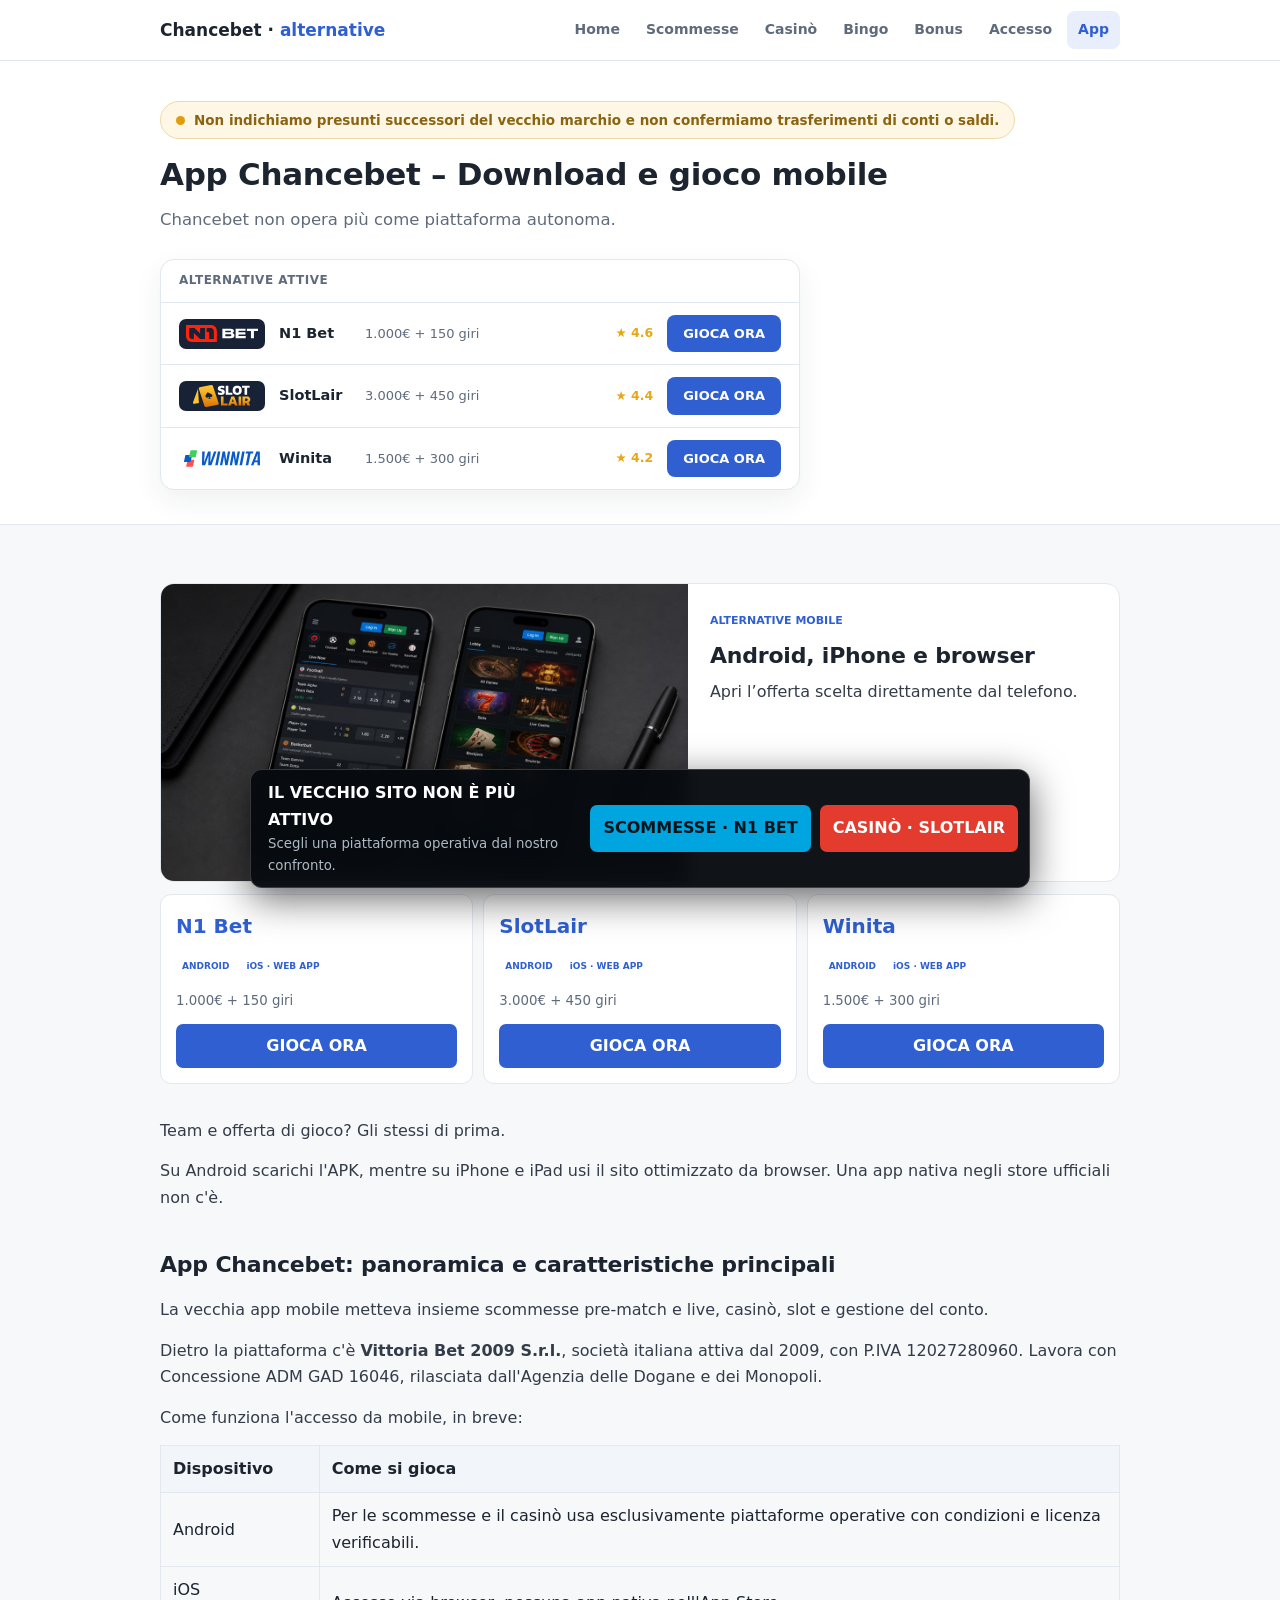
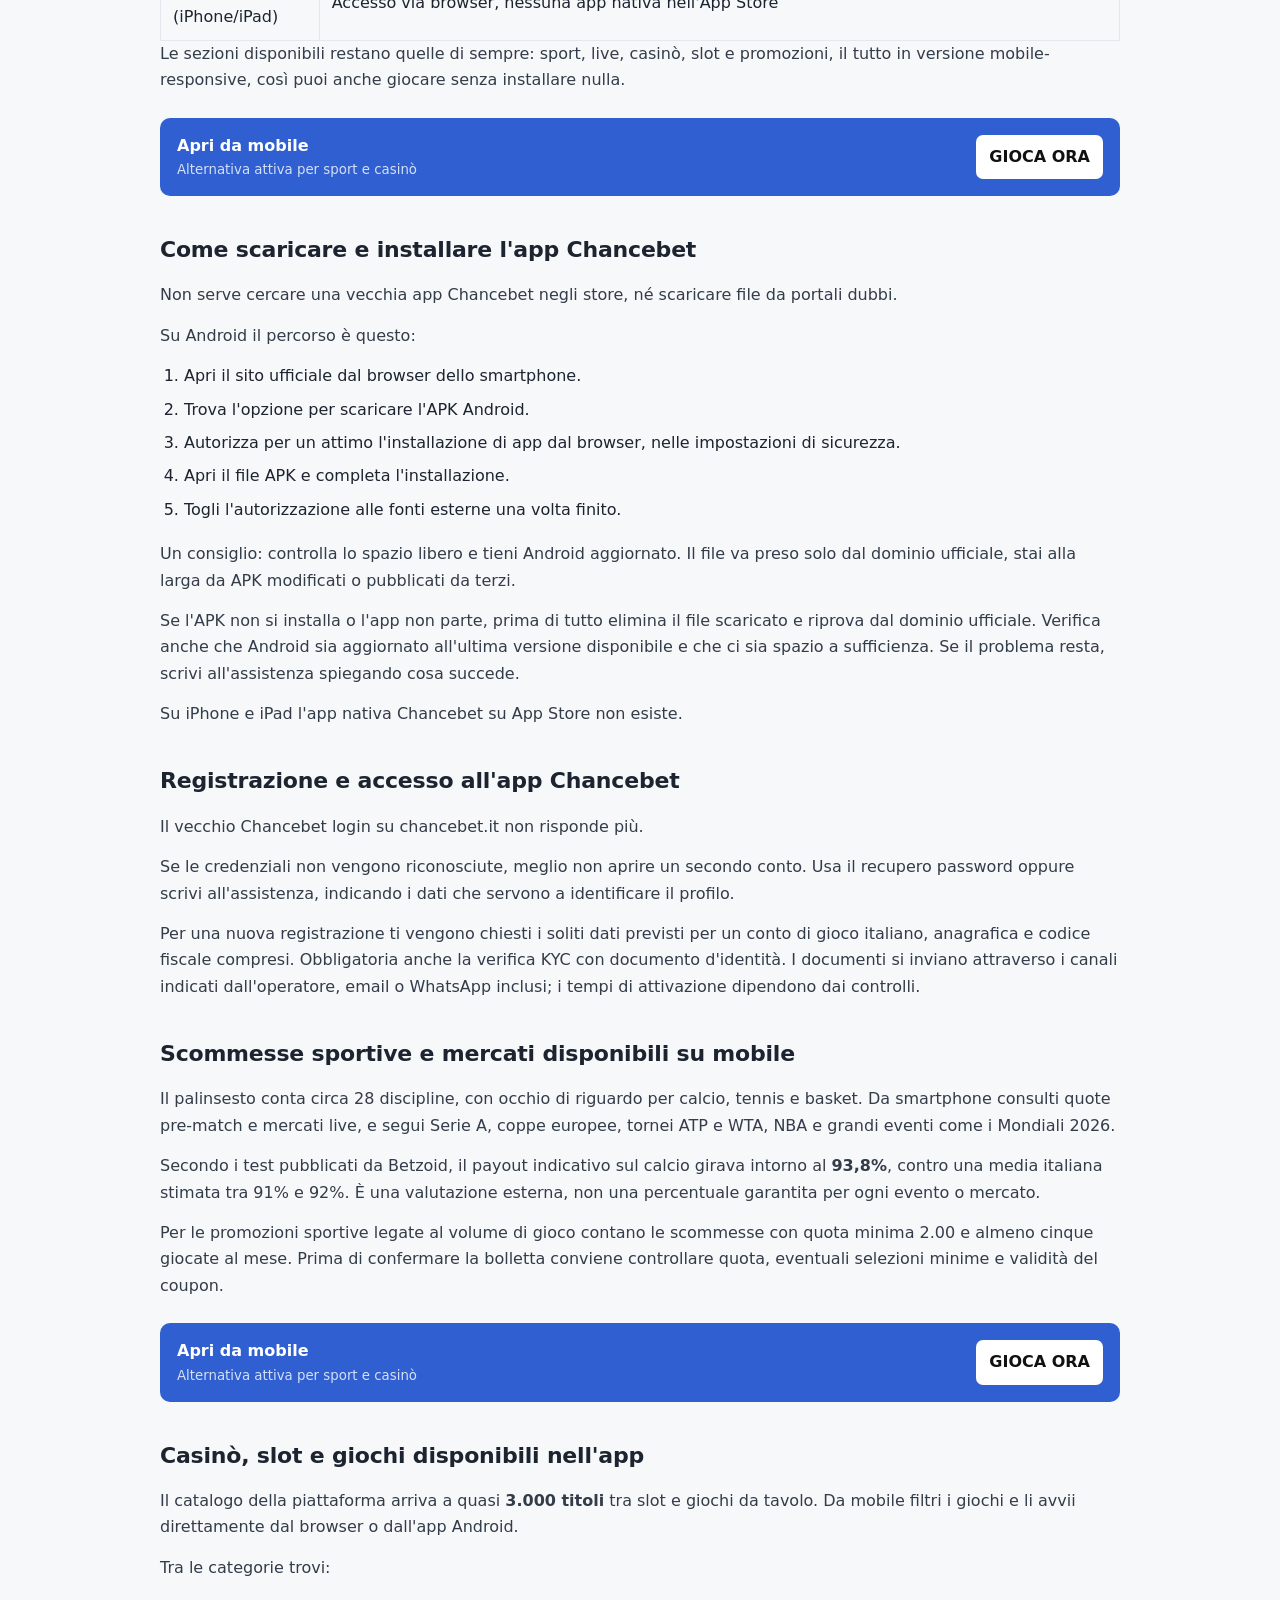
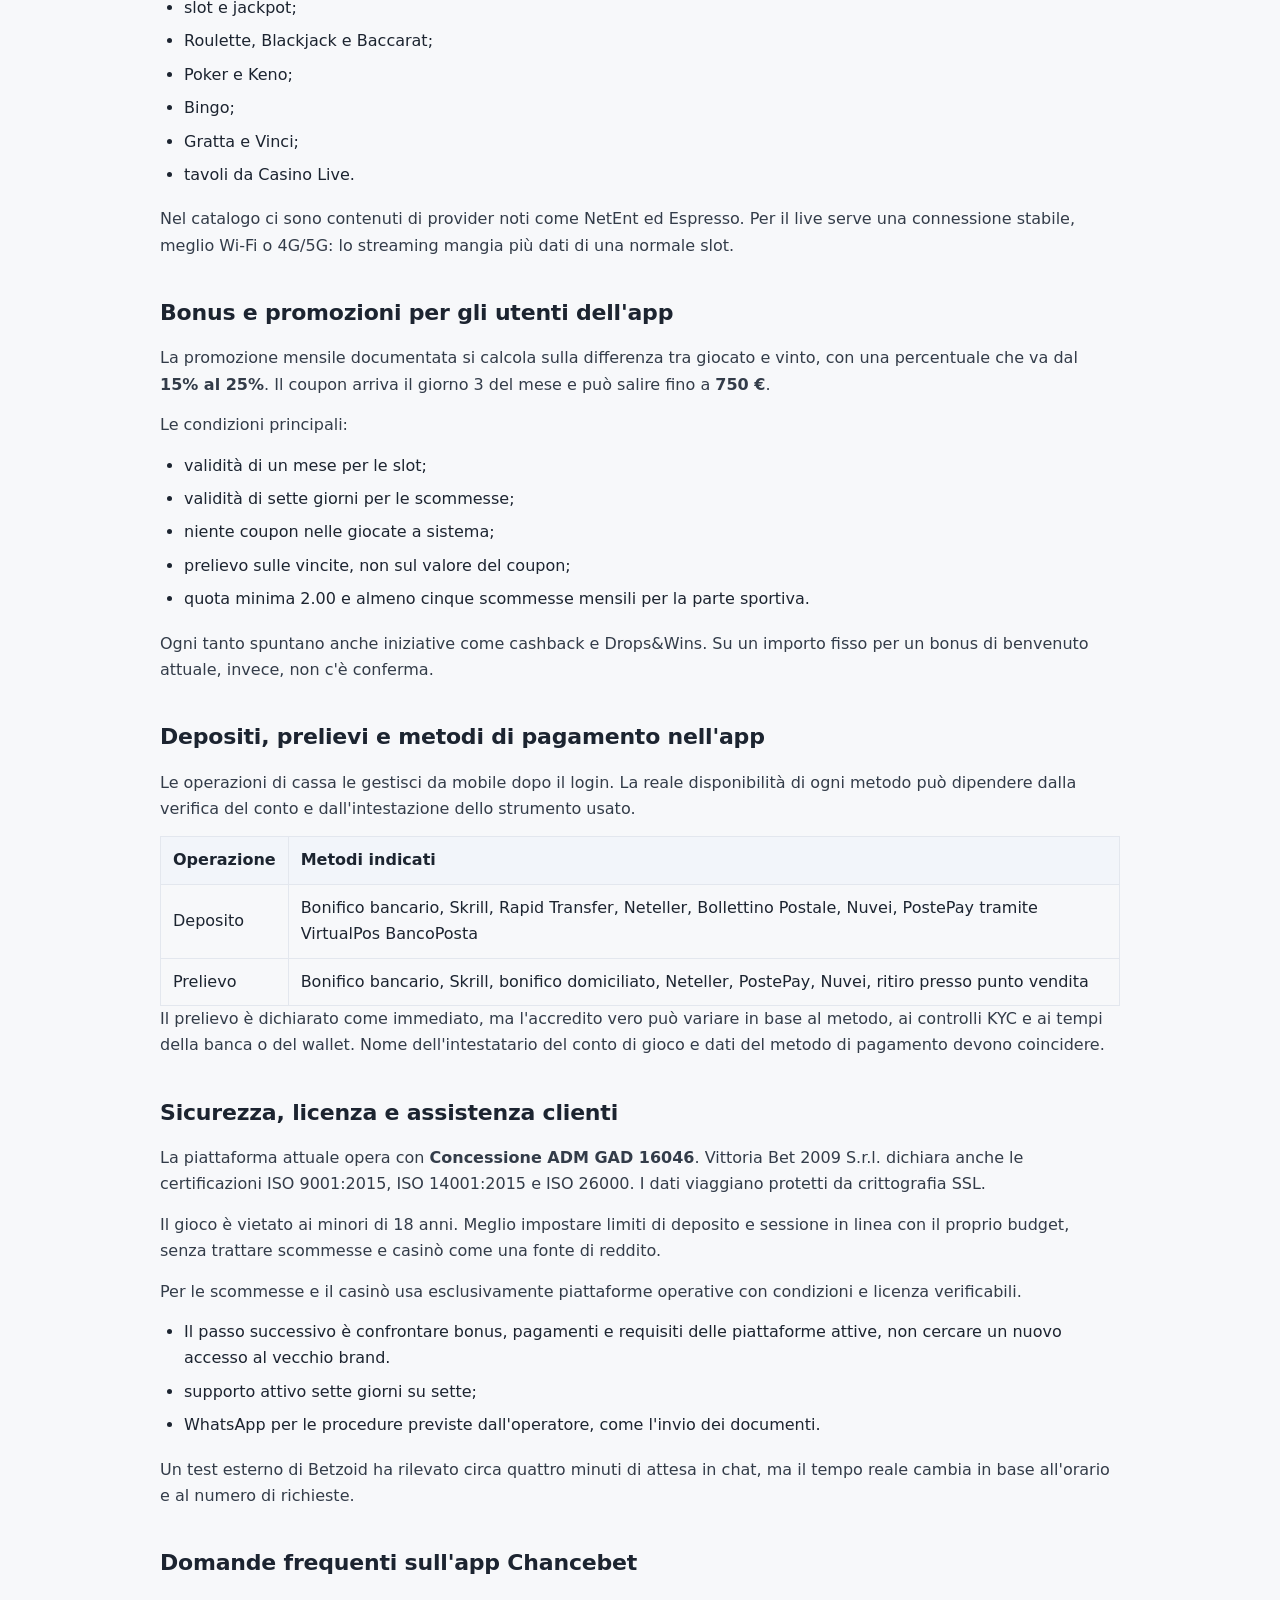
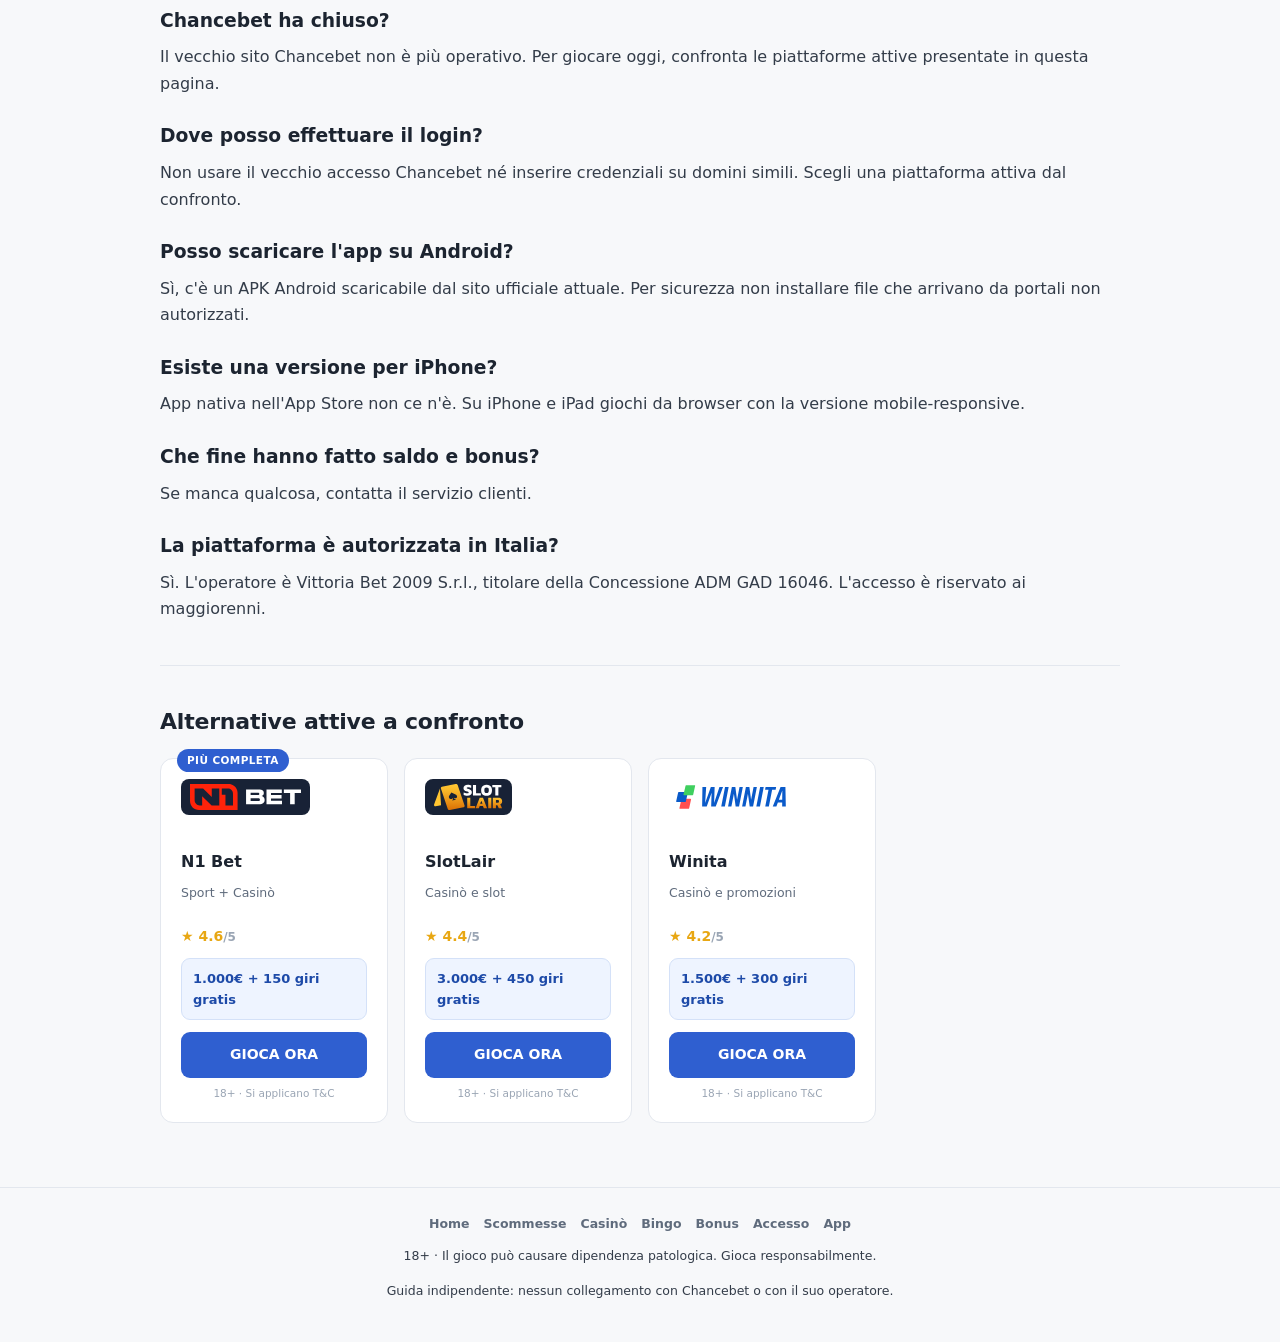
<file: app/index.html>
<!DOCTYPE html>
<html lang="it"><head><meta charset="utf-8"/><meta content="width=device-width,initial-scale=1" name="viewport"/><title>Chancebet non è più operativo: guida e alternative</title><meta content="Il vecchio sito Chancebet non è più operativo. Per giocare oggi, confronta le piattaforme attive presentate in questa pagina." name="description"/><link href="https://chancebetit.com/app/" rel="canonical"/><link href="https://chancebetit.com/app/" hreflang="it-IT" rel="alternate"/><link href="https://chancebetit.com/app/" hreflang="x-default" rel="alternate"/><link href="../favicon.svg" rel="icon"/><link href="../assets/style.css" rel="stylesheet"/><script type="application/ld+json">{"@context": "https://schema.org", "@type": "WebSite", "name": "Chancebet · alternative attive", "url": "https://chancebetit.com/"}</script></head><body><header class="hd"><div class="wrap"><a class="lg" href="../">Chancebet · <b>alternative</b></a><nav><a class="" href="../">Home</a><a class="" href="../scommesse/">Scommesse</a><a class="" href="../casino/">Casinò</a><a class="" href="../bingo/">Bingo</a><a class="" href="../bonus/">Bonus</a><a class="" href="../accesso/">Accesso</a><a class="on" href="../app/">App</a></nav></div></header><section class="hero"><div class="wrap"><div class="notice"><span class="dot"></span>Non indichiamo presunti successori del vecchio marchio e non confermiamo trasferimenti di conti o saldi.</div><h1>App Chancebet – Download e gioco mobile</h1><p class="sub">Chancebet non opera più come piattaforma autonoma.</p><div class="quick"><div class="qh">Alternative attive</div><a class="q" href="/referral-link?sub_id_1=n1" rel="nofollow"><img alt="N1 Bet" class="ql dk" src="../assets/n1bet-logo.svg"/><span class="qn">N1 Bet</span><span class="qb">1.000€ + 150 giri</span><span class="qr">★ 4.6</span><span class="qgo">GIOCA ORA</span></a><a class="q" href="/referral-link?sub_id_1=slotlair" rel="nofollow"><img alt="SlotLair" class="ql dk" src="../assets/slotlair-logo.svg"/><span class="qn">SlotLair</span><span class="qb">3.000€ + 450 giri</span><span class="qr">★ 4.4</span><span class="qgo">GIOCA ORA</span></a><a class="q" href="/referral-link?sub_id_1=winita" rel="nofollow"><img alt="Winita" class="ql" src="../assets/winnita-logo.svg"/><span class="qn">Winita</span><span class="qb">1.500€ + 300 giri</span><span class="qr">★ 4.2</span><span class="qgo">GIOCA ORA</span></a></div></div></section><main><div class="wrap article"><section class="app-visual"><img alt="Interfacce mobile di sportsbook e casinò" src="../assets/mobile-app.jpg"/><div><span>Alternative mobile</span><h2>Android, iPhone e browser</h2><p>Apri l’offerta scelta direttamente dal telefono.</p></div></section><div class="app-offers"><a class="app-offer" href="/referral-link?sub_id_1=n1" rel="nofollow"><b>N1 Bet</b><span><i>ANDROID</i><i>iOS · WEB APP</i></span><small>1.000€ + 150 giri</small><strong>GIOCA ORA</strong></a><a class="app-offer" href="/referral-link?sub_id_1=slotlair" rel="nofollow"><b>SlotLair</b><span><i>ANDROID</i><i>iOS · WEB APP</i></span><small>3.000€ + 450 giri</small><strong>GIOCA ORA</strong></a><a class="app-offer" href="/referral-link?sub_id_1=winita" rel="nofollow"><b>Winita</b><span><i>ANDROID</i><i>iOS · WEB APP</i></span><small>1.500€ + 300 giri</small><strong>GIOCA ORA</strong></a></div>
<p>Team e offerta di gioco? Gli stessi di prima.</p>
<p>Su Android scarichi l'APK, mentre su iPhone e iPad usi il sito ottimizzato da browser. Una app nativa negli store ufficiali non c'è.</p>
<h2>App Chancebet: panoramica e caratteristiche principali</h2>
<p>La vecchia app mobile metteva insieme scommesse pre-match e live, casinò, slot e gestione del conto.</p>
<p>Dietro la piattaforma c'è <strong>Vittoria Bet 2009 S.r.l.</strong>, società italiana attiva dal 2009, con P.IVA 12027280960. Lavora con Concessione ADM GAD 16046, rilasciata dall'Agenzia delle Dogane e dei Monopoli.</p>
<p>Come funziona l'accesso da mobile, in breve:</p>
<table>
<thead>
<tr>
<th>Dispositivo</th>
<th>Come si gioca</th>
</tr>
</thead>
<tbody>
<tr>
<td>Android</td>
<td>Per le scommesse e il casinò usa esclusivamente piattaforme operative con condizioni e licenza verificabili.</td>
</tr>
<tr>
<td>iOS (iPhone/iPad)</td>
<td>Accesso via browser, nessuna app nativa nell'App Store</td>
</tr>
</tbody>
</table>
<p>Le sezioni disponibili restano quelle di sempre: sport, live, casinò, slot e promozioni, il tutto in versione mobile-responsive, così puoi anche giocare senza installare nulla.</p>
<div class="mid-cta"><span><b>Apri da mobile</b><small>Alternativa attiva per sport e casinò</small></span><a href="/referral-link?sub_id_1=n1" rel="nofollow">GIOCA ORA</a></div><h2>Come scaricare e installare l'app Chancebet</h2>
<p>Non serve cercare una vecchia app Chancebet negli store, né scaricare file da portali dubbi.</p>
<p>Su Android il percorso è questo:</p>
<ol>
<li>Apri il sito ufficiale dal browser dello smartphone.</li>
<li>Trova l'opzione per scaricare l'APK Android.</li>
<li>Autorizza per un attimo l'installazione di app dal browser, nelle impostazioni di sicurezza.</li>
<li>Apri il file APK e completa l'installazione.</li>
<li>Togli l'autorizzazione alle fonti esterne una volta finito.</li>
</ol>
<p>Un consiglio: controlla lo spazio libero e tieni Android aggiornato. Il file va preso solo dal dominio ufficiale, stai alla larga da APK modificati o pubblicati da terzi.</p>
<p>Se l'APK non si installa o l'app non parte, prima di tutto elimina il file scaricato e riprova dal dominio ufficiale. Verifica anche che Android sia aggiornato all'ultima versione disponibile e che ci sia spazio a sufficienza. Se il problema resta, scrivi all'assistenza spiegando cosa succede.</p>
<p>Su iPhone e iPad l'app nativa Chancebet su App Store non esiste.</p>
<h2>Registrazione e accesso all'app Chancebet</h2>
<p>Il vecchio Chancebet login su chancebet.it non risponde più.</p>
<p>Se le credenziali non vengono riconosciute, meglio non aprire un secondo conto. Usa il recupero password oppure scrivi all'assistenza, indicando i dati che servono a identificare il profilo.</p>
<p>Per una nuova registrazione ti vengono chiesti i soliti dati previsti per un conto di gioco italiano, anagrafica e codice fiscale compresi. Obbligatoria anche la verifica KYC con documento d'identità. I documenti si inviano attraverso i canali indicati dall'operatore, email o WhatsApp inclusi; i tempi di attivazione dipendono dai controlli.</p>
<h2>Scommesse sportive e mercati disponibili su mobile</h2>
<p>Il palinsesto conta circa 28 discipline, con occhio di riguardo per calcio, tennis e basket. Da smartphone consulti quote pre-match e mercati live, e segui Serie A, coppe europee, tornei ATP e WTA, NBA e grandi eventi come i Mondiali 2026.</p>
<p>Secondo i test pubblicati da Betzoid, il payout indicativo sul calcio girava intorno al <strong>93,8%</strong>, contro una media italiana stimata tra 91% e 92%. È una valutazione esterna, non una percentuale garantita per ogni evento o mercato.</p>
<p>Per le promozioni sportive legate al volume di gioco contano le scommesse con quota minima 2.00 e almeno cinque giocate al mese. Prima di confermare la bolletta conviene controllare quota, eventuali selezioni minime e validità del coupon.</p>
<div class="mid-cta"><span><b>Apri da mobile</b><small>Alternativa attiva per sport e casinò</small></span><a href="/referral-link?sub_id_1=n1" rel="nofollow">GIOCA ORA</a></div><h2>Casinò, slot e giochi disponibili nell'app</h2>
<p>Il catalogo della piattaforma arriva a quasi <strong>3.000 titoli</strong> tra slot e giochi da tavolo. Da mobile filtri i giochi e li avvii direttamente dal browser o dall'app Android.</p>
<p>Tra le categorie trovi:</p>
<ul>
<li>slot e jackpot;</li>
<li>Roulette, Blackjack e Baccarat;</li>
<li>Poker e Keno;</li>
<li>Bingo;</li>
<li>Gratta e Vinci;</li>
<li>tavoli da Casino Live.</li>
</ul>
<p>Nel catalogo ci sono contenuti di provider noti come NetEnt ed Espresso. Per il live serve una connessione stabile, meglio Wi-Fi o 4G/5G: lo streaming mangia più dati di una normale slot.</p>
<h2>Bonus e promozioni per gli utenti dell'app</h2>
<p>La promozione mensile documentata si calcola sulla differenza tra giocato e vinto, con una percentuale che va dal <strong>15% al 25%</strong>. Il coupon arriva il giorno 3 del mese e può salire fino a <strong>750 €</strong>.</p>
<p>Le condizioni principali:</p>
<ul>
<li>validità di un mese per le slot;</li>
<li>validità di sette giorni per le scommesse;</li>
<li>niente coupon nelle giocate a sistema;</li>
<li>prelievo sulle vincite, non sul valore del coupon;</li>
<li>quota minima 2.00 e almeno cinque scommesse mensili per la parte sportiva.</li>
</ul>
<p>Ogni tanto spuntano anche iniziative come cashback e Drops&amp;Wins. Su un importo fisso per un bonus di benvenuto attuale, invece, non c'è conferma.</p>
<h2>Depositi, prelievi e metodi di pagamento nell'app</h2>
<p>Le operazioni di cassa le gestisci da mobile dopo il login. La reale disponibilità di ogni metodo può dipendere dalla verifica del conto e dall'intestazione dello strumento usato.</p>
<table>
<thead>
<tr>
<th>Operazione</th>
<th>Metodi indicati</th>
</tr>
</thead>
<tbody>
<tr>
<td>Deposito</td>
<td>Bonifico bancario, Skrill, Rapid Transfer, Neteller, Bollettino Postale, Nuvei, PostePay tramite VirtualPos BancoPosta</td>
</tr>
<tr>
<td>Prelievo</td>
<td>Bonifico bancario, Skrill, bonifico domiciliato, Neteller, PostePay, Nuvei, ritiro presso punto vendita</td>
</tr>
</tbody>
</table>
<p>Il prelievo è dichiarato come immediato, ma l'accredito vero può variare in base al metodo, ai controlli KYC e ai tempi della banca o del wallet. Nome dell'intestatario del conto di gioco e dati del metodo di pagamento devono coincidere.</p>
<h2>Sicurezza, licenza e assistenza clienti</h2>
<p>La piattaforma attuale opera con <strong>Concessione ADM GAD 16046</strong>. Vittoria Bet 2009 S.r.l. dichiara anche le certificazioni ISO 9001:2015, ISO 14001:2015 e ISO 26000. I dati viaggiano protetti da crittografia SSL.</p>
<p>Il gioco è vietato ai minori di 18 anni. Meglio impostare limiti di deposito e sessione in linea con il proprio budget, senza trattare scommesse e casinò come una fonte di reddito.</p>
<p>Per le scommesse e il casinò usa esclusivamente piattaforme operative con condizioni e licenza verificabili.</p>
<ul>

<li>Il passo successivo è confrontare bonus, pagamenti e requisiti delle piattaforme attive, non cercare un nuovo accesso al vecchio brand.</li>
<li>supporto attivo sette giorni su sette;</li>
<li>WhatsApp per le procedure previste dall'operatore, come l'invio dei documenti.</li>
</ul>
<p>Un test esterno di Betzoid ha rilevato circa quattro minuti di attesa in chat, ma il tempo reale cambia in base all'orario e al numero di richieste.</p>
<h2>Domande frequenti sull'app Chancebet</h2>
<h3>Chancebet ha chiuso?</h3>
<p>Il vecchio sito Chancebet non è più operativo. Per giocare oggi, confronta le piattaforme attive presentate in questa pagina.</p>
<h3>Dove posso effettuare il login?</h3>
<p>Non usare il vecchio accesso Chancebet né inserire credenziali su domini simili. Scegli una piattaforma attiva dal confronto.</p>
<h3>Posso scaricare l'app su Android?</h3>
<p>Sì, c'è un APK Android scaricabile dal sito ufficiale attuale. Per sicurezza non installare file che arrivano da portali non autorizzati.</p>
<h3>Esiste una versione per iPhone?</h3>
<p>App nativa nell'App Store non ce n'è. Su iPhone e iPad giochi da browser con la versione mobile-responsive.</p>
<h3>Che fine hanno fatto saldo e bonus?</h3>
<p>Se manca qualcosa, contatta il servizio clienti.</p>
<h3>La piattaforma è autorizzata in Italia?</h3>
<p>Sì. L'operatore è Vittoria Bet 2009 S.r.l., titolare della Concessione ADM GAD 16046. L'accesso è riservato ai maggiorenni.</p>
<section class="alt-insert"><h2>Alternative attive a confronto</h2><div class="cards"><div class="cd"><span class="rib">Più completa</span><img alt="N1 Bet" class="logo dk" src="../assets/n1bet-logo.svg"/><h3>N1 Bet</h3><div class="tag">Sport + Casinò</div><div class="rate">★ 4.6<span>/5</span></div><div class="bonus">1.000€ + 150 giri gratis</div><a class="cta" href="/referral-link?sub_id_1=n1" rel="nofollow">GIOCA ORA</a><div class="note">18+ · Si applicano T&amp;C</div></div><div class="cd"><img alt="SlotLair" class="logo dk" src="../assets/slotlair-logo.svg"/><h3>SlotLair</h3><div class="tag">Casinò e slot</div><div class="rate">★ 4.4<span>/5</span></div><div class="bonus">3.000€ + 450 giri gratis</div><a class="cta" href="/referral-link?sub_id_1=slotlair" rel="nofollow">GIOCA ORA</a><div class="note">18+ · Si applicano T&amp;C</div></div><div class="cd"><img alt="Winita" class="logo lt" src="../assets/winnita-logo.svg"/><h3>Winita</h3><div class="tag">Casinò e promozioni</div><div class="rate">★ 4.2<span>/5</span></div><div class="bonus">1.500€ + 300 giri gratis</div><a class="cta" href="/referral-link?sub_id_1=winita" rel="nofollow">GIOCA ORA</a><div class="note">18+ · Si applicano T&amp;C</div></div></div></section></div></main><div class="dropbar"><span><b>IL VECCHIO SITO NON È PIÙ ATTIVO</b><small>Scegli una piattaforma operativa dal nostro confronto.</small></span><a class="betting" href="/referral-link?sub_id_1=n1" rel="nofollow">SCOMMESSE · N1 BET</a><a class="casino" href="/referral-link?sub_id_1=slotlair" rel="nofollow">CASINÒ · SLOTLAIR</a></div><footer class="ft"><div class="wrap"><nav><a class="" href="../">Home</a><a class="" href="../scommesse/">Scommesse</a><a class="" href="../casino/">Casinò</a><a class="" href="../bingo/">Bingo</a><a class="" href="../bonus/">Bonus</a><a class="" href="../accesso/">Accesso</a><a class="on" href="../app/">App</a></nav><p>18+ · Il gioco può causare dipendenza patologica. Gioca responsabilmente.</p><p>Guida indipendente: nessun collegamento con Chancebet o con il suo operatore.</p></div></footer></body></html>
</file>
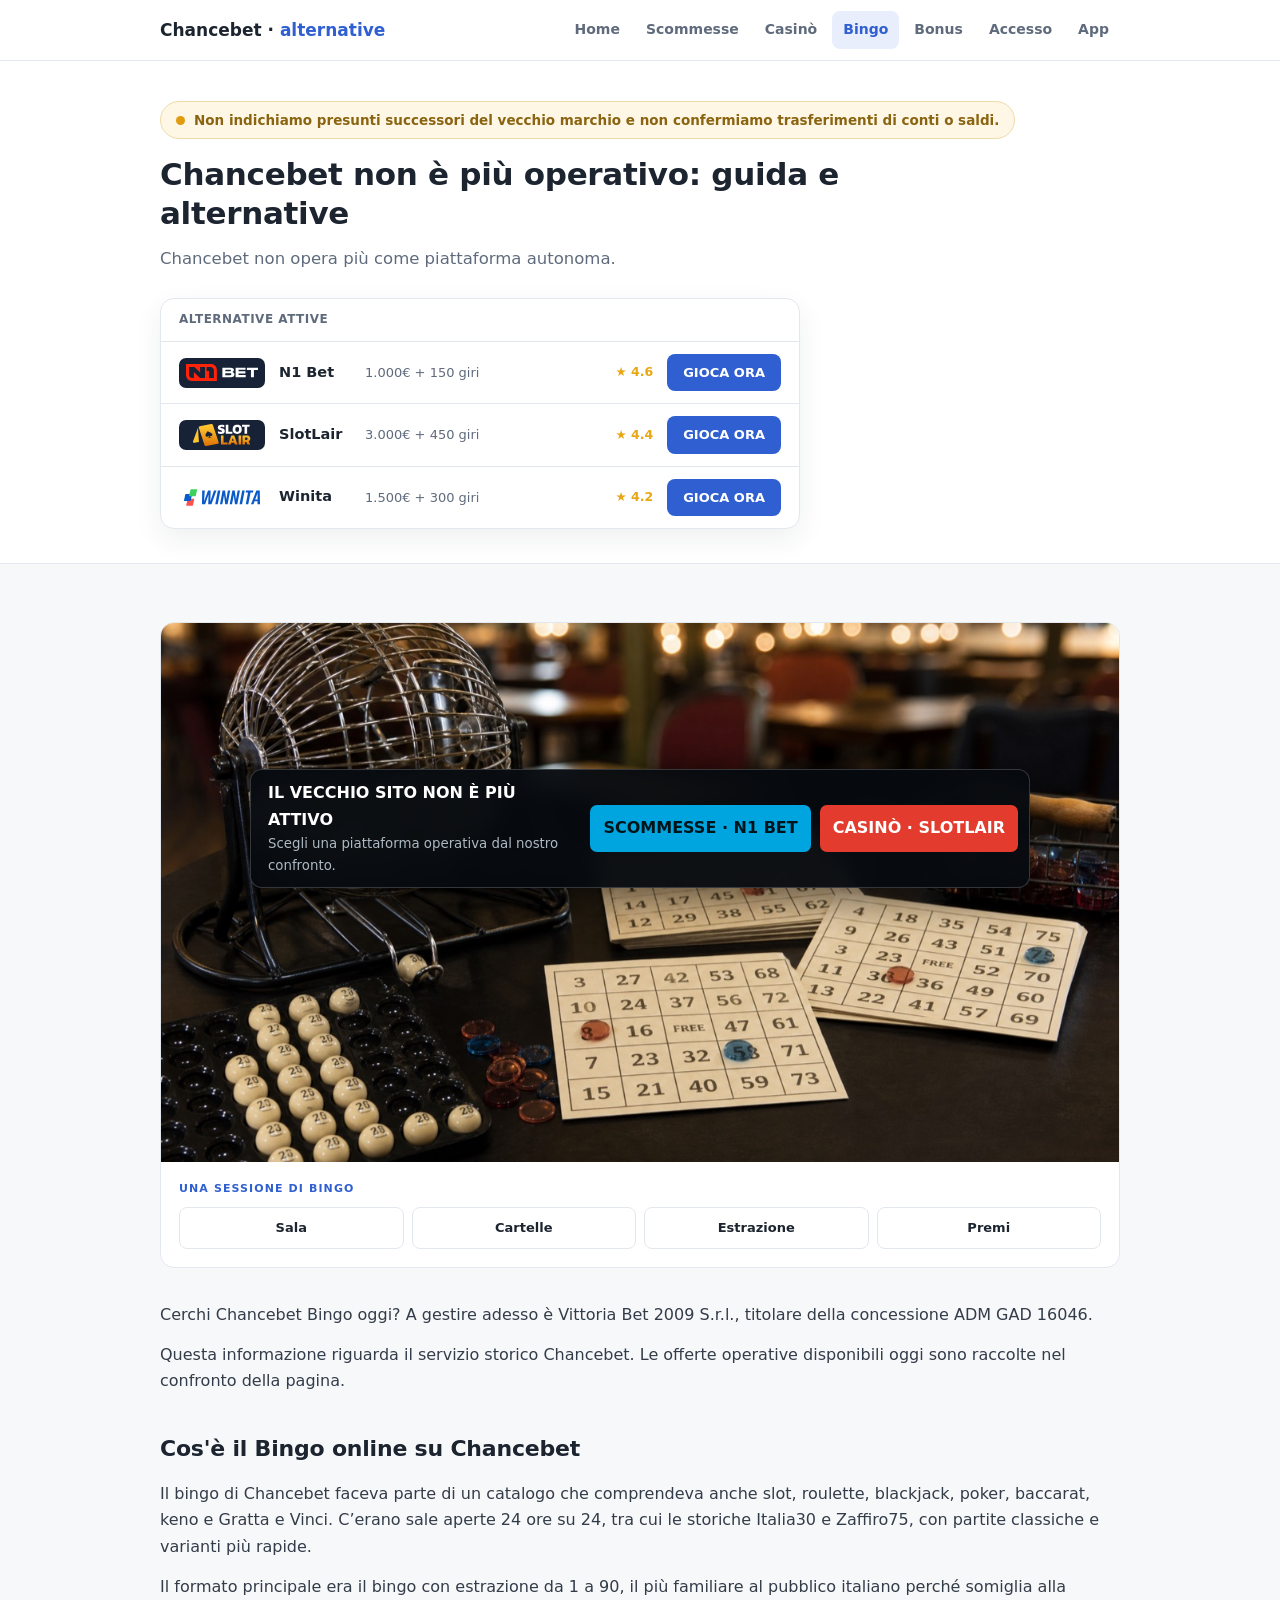
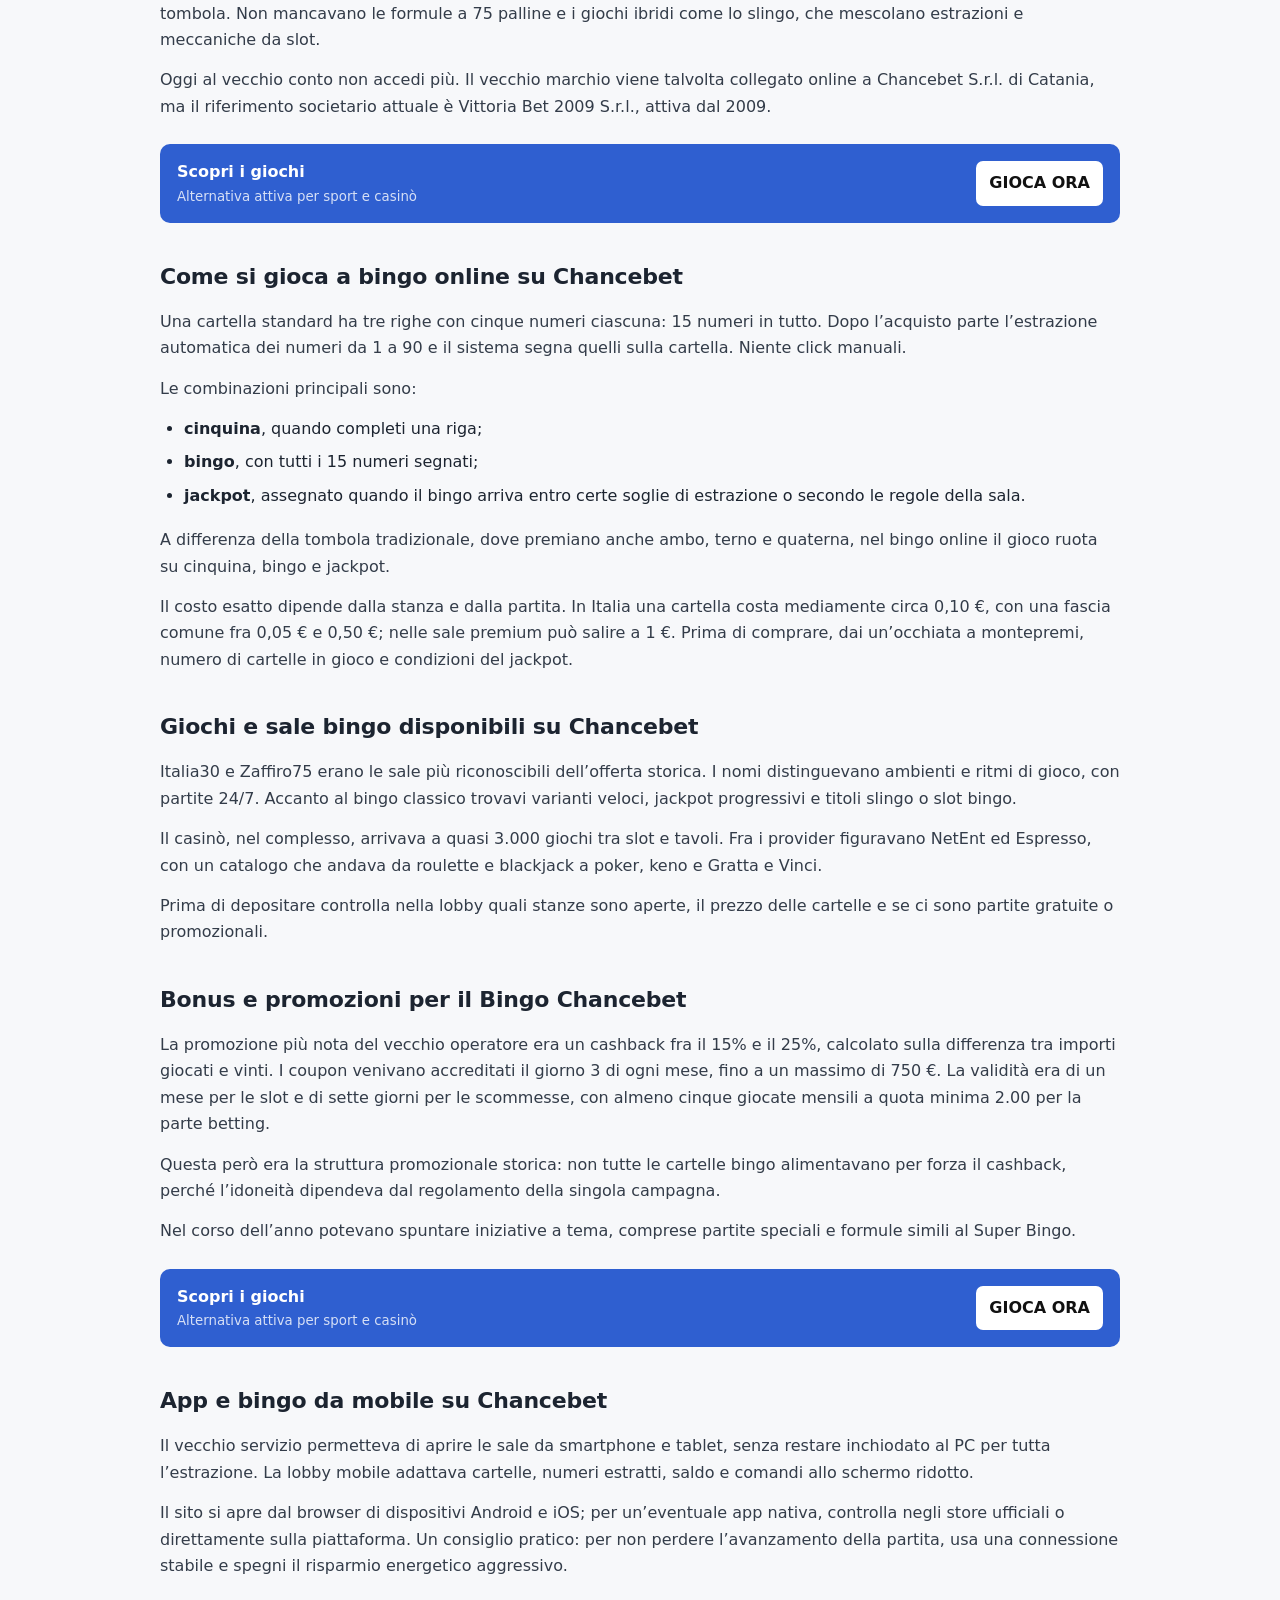
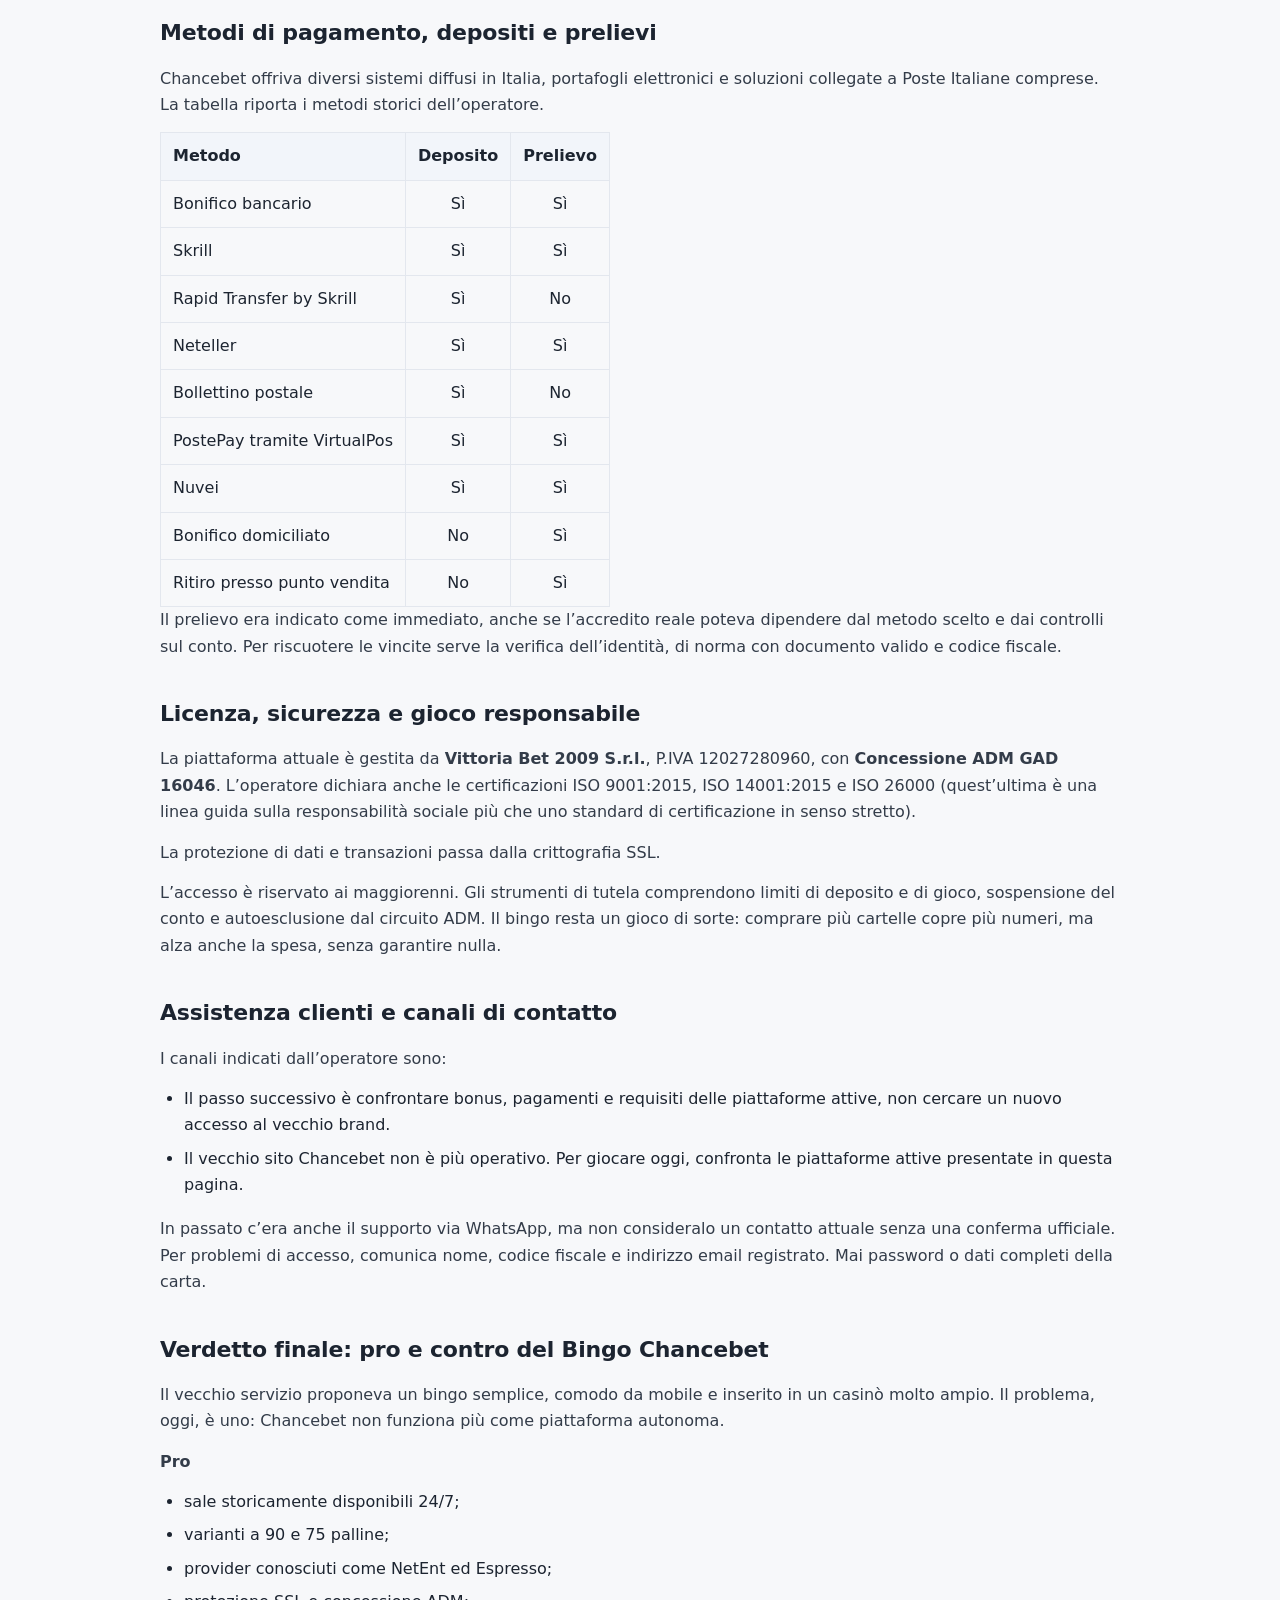
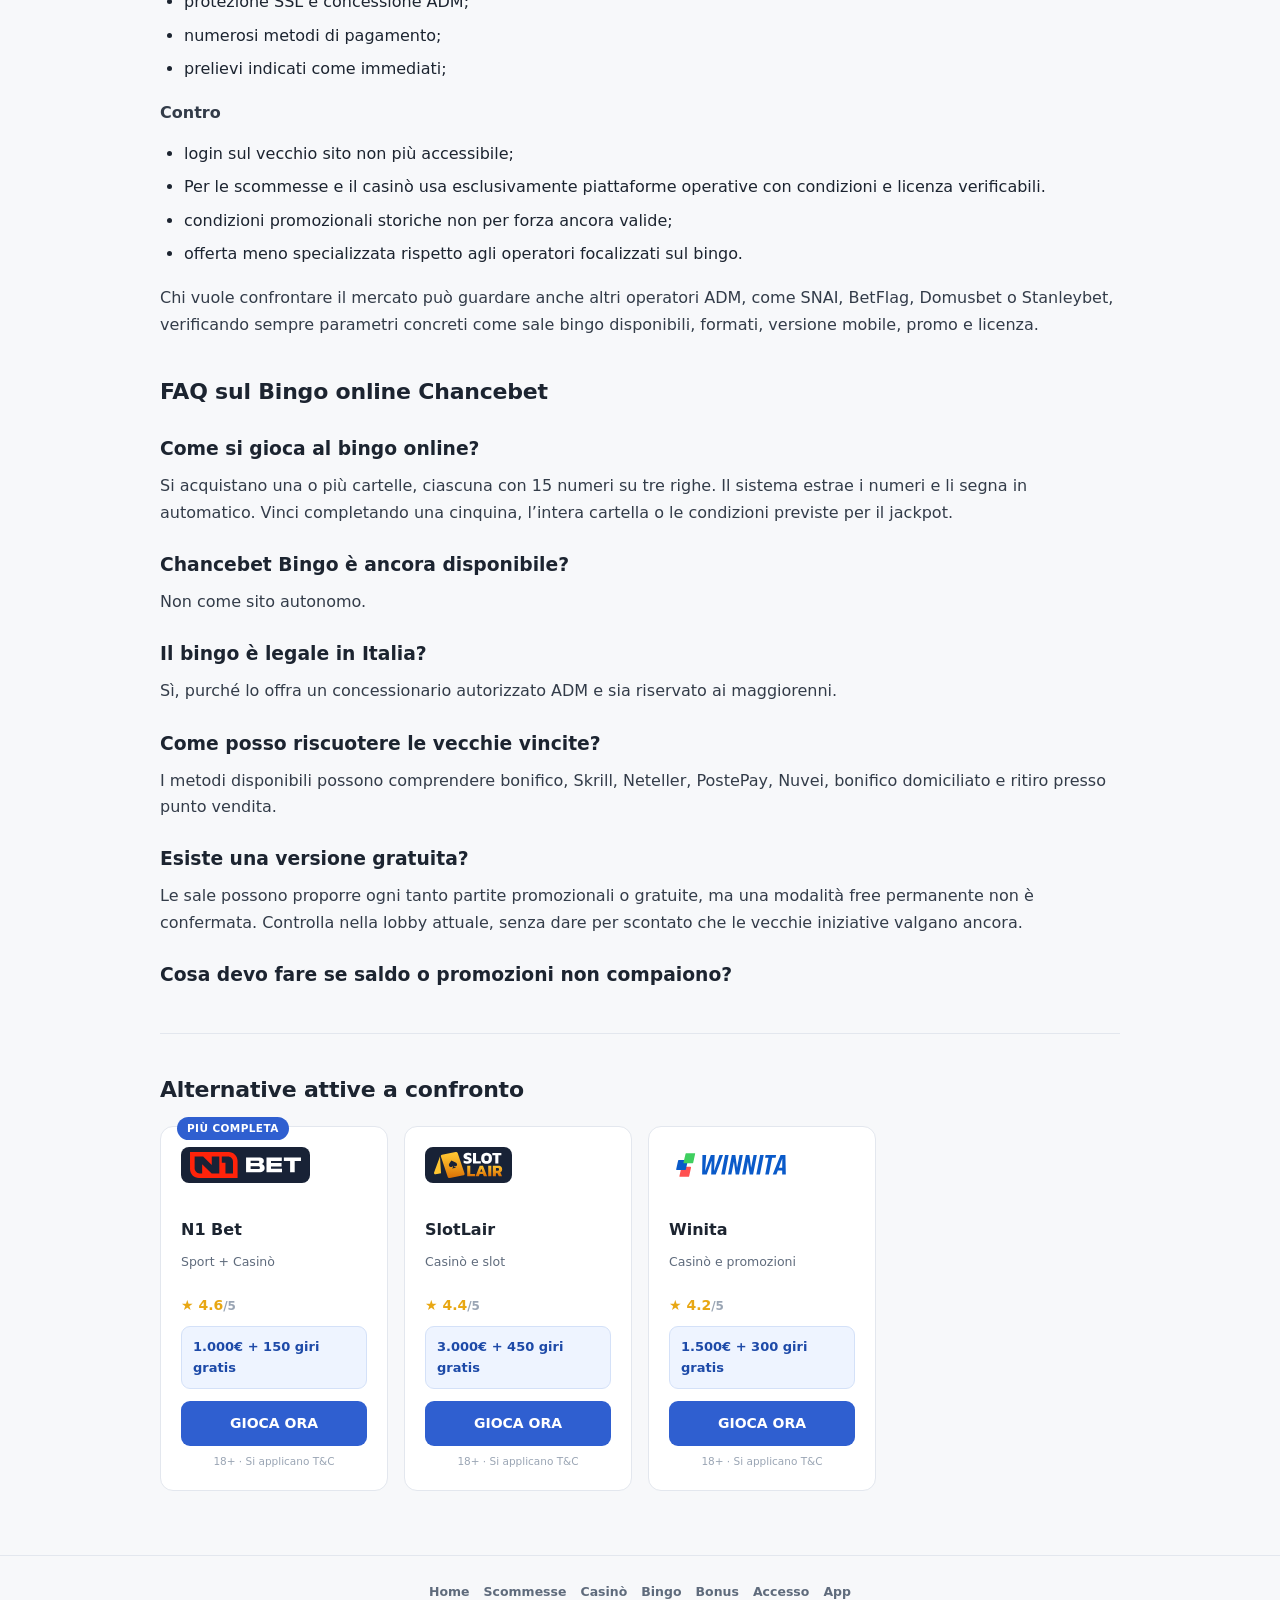
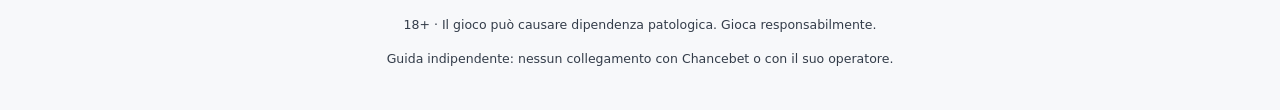
<file: bingo/index.html>
<!DOCTYPE html>
<html lang="it"><head><meta charset="utf-8"/><meta content="width=device-width,initial-scale=1" name="viewport"/><title>Chancebet non è più operativo: guida e alternative</title><meta content="Il vecchio sito Chancebet non è più operativo. Per giocare oggi, confronta le piattaforme attive presentate in questa pagina." name="description"/><link href="https://chancebetit.com/bingo/" rel="canonical"/><link href="https://chancebetit.com/bingo/" hreflang="it-IT" rel="alternate"/><link href="https://chancebetit.com/bingo/" hreflang="x-default" rel="alternate"/><link href="../favicon.svg" rel="icon"/><link href="../assets/style.css" rel="stylesheet"/><script type="application/ld+json">{"@context": "https://schema.org", "@type": "WebSite", "name": "Chancebet · alternative attive", "url": "https://chancebetit.com/"}</script></head><body><header class="hd"><div class="wrap"><a class="lg" href="../">Chancebet · <b>alternative</b></a><nav><a class="" href="../">Home</a><a class="" href="../scommesse/">Scommesse</a><a class="" href="../casino/">Casinò</a><a class="on" href="../bingo/">Bingo</a><a class="" href="../bonus/">Bonus</a><a class="" href="../accesso/">Accesso</a><a class="" href="../app/">App</a></nav></div></header><section class="hero"><div class="wrap"><div class="notice"><span class="dot"></span>Non indichiamo presunti successori del vecchio marchio e non confermiamo trasferimenti di conti o saldi.</div><h1>Chancebet non è più operativo: guida e alternative</h1><p class="sub">Chancebet non opera più come piattaforma autonoma.</p><div class="quick"><div class="qh">Alternative attive</div><a class="q" href="/referral-link?sub_id_1=n1" rel="nofollow"><img alt="N1 Bet" class="ql dk" src="../assets/n1bet-logo.svg"/><span class="qn">N1 Bet</span><span class="qb">1.000€ + 150 giri</span><span class="qr">★ 4.6</span><span class="qgo">GIOCA ORA</span></a><a class="q" href="/referral-link?sub_id_1=slotlair" rel="nofollow"><img alt="SlotLair" class="ql dk" src="../assets/slotlair-logo.svg"/><span class="qn">SlotLair</span><span class="qb">3.000€ + 450 giri</span><span class="qr">★ 4.4</span><span class="qgo">GIOCA ORA</span></a><a class="q" href="/referral-link?sub_id_1=winita" rel="nofollow"><img alt="Winita" class="ql" src="../assets/winnita-logo.svg"/><span class="qn">Winita</span><span class="qb">1.500€ + 300 giri</span><span class="qr">★ 4.2</span><span class="qgo">GIOCA ORA</span></a></div></div></section><main><div class="wrap article"><section class="entity"><img alt="Cestello, palline e cartelle del bingo" src="../assets/bingo.jpg"/><div class="entity-body"><span>Una sessione di bingo</span><div class="entity-grid"><b>Sala</b><b>Cartelle</b><b>Estrazione</b><b>Premi</b></div></div></section>
<p>Cerchi Chancebet Bingo oggi? A gestire adesso è Vittoria Bet 2009 S.r.l., titolare della concessione ADM GAD 16046.</p>
<p>Questa informazione riguarda il servizio storico Chancebet. Le offerte operative disponibili oggi sono raccolte nel confronto della pagina.</p>
<h2>Cos'è il Bingo online su Chancebet</h2>
<p>Il bingo di Chancebet faceva parte di un catalogo che comprendeva anche slot, roulette, blackjack, poker, baccarat, keno e Gratta e Vinci. C’erano sale aperte 24 ore su 24, tra cui le storiche Italia30 e Zaffiro75, con partite classiche e varianti più rapide.</p>
<p>Il formato principale era il bingo con estrazione da 1 a 90, il più familiare al pubblico italiano perché somiglia alla tombola. Non mancavano le formule a 75 palline e i giochi ibridi come lo slingo, che mescolano estrazioni e meccaniche da slot.</p>
<p>Oggi al vecchio conto non accedi più. Il vecchio marchio viene talvolta collegato online a Chancebet S.r.l. di Catania, ma il riferimento societario attuale è Vittoria Bet 2009 S.r.l., attiva dal 2009.</p>
<div class="mid-cta"><span><b>Scopri i giochi</b><small>Alternativa attiva per sport e casinò</small></span><a href="/referral-link?sub_id_1=n1" rel="nofollow">GIOCA ORA</a></div><h2>Come si gioca a bingo online su Chancebet</h2>
<p>Una cartella standard ha tre righe con cinque numeri ciascuna: 15 numeri in tutto. Dopo l’acquisto parte l’estrazione automatica dei numeri da 1 a 90 e il sistema segna quelli sulla cartella. Niente click manuali.</p>
<p>Le combinazioni principali sono:</p>
<ul>
<li><strong>cinquina</strong>, quando completi una riga;</li>
<li><strong>bingo</strong>, con tutti i 15 numeri segnati;</li>
<li><strong>jackpot</strong>, assegnato quando il bingo arriva entro certe soglie di estrazione o secondo le regole della sala.</li>
</ul>
<p>A differenza della tombola tradizionale, dove premiano anche ambo, terno e quaterna, nel bingo online il gioco ruota su cinquina, bingo e jackpot.</p>
<p>Il costo esatto dipende dalla stanza e dalla partita. In Italia una cartella costa mediamente circa 0,10 €, con una fascia comune fra 0,05 € e 0,50 €; nelle sale premium può salire a 1 €. Prima di comprare, dai un’occhiata a montepremi, numero di cartelle in gioco e condizioni del jackpot.</p>
<h2>Giochi e sale bingo disponibili su Chancebet</h2>
<p>Italia30 e Zaffiro75 erano le sale più riconoscibili dell’offerta storica. I nomi distinguevano ambienti e ritmi di gioco, con partite 24/7. Accanto al bingo classico trovavi varianti veloci, jackpot progressivi e titoli slingo o slot bingo.</p>
<p>Il casinò, nel complesso, arrivava a quasi 3.000 giochi tra slot e tavoli. Fra i provider figuravano NetEnt ed Espresso, con un catalogo che andava da roulette e blackjack a poker, keno e Gratta e Vinci.</p>
<p>Prima di depositare controlla nella lobby quali stanze sono aperte, il prezzo delle cartelle e se ci sono partite gratuite o promozionali.</p>
<h2>Bonus e promozioni per il Bingo Chancebet</h2>
<p>La promozione più nota del vecchio operatore era un cashback fra il 15% e il 25%, calcolato sulla differenza tra importi giocati e vinti. I coupon venivano accreditati il giorno 3 di ogni mese, fino a un massimo di 750 €. La validità era di un mese per le slot e di sette giorni per le scommesse, con almeno cinque giocate mensili a quota minima 2.00 per la parte betting.</p>
<p>Questa però era la struttura promozionale storica: non tutte le cartelle bingo alimentavano per forza il cashback, perché l’idoneità dipendeva dal regolamento della singola campagna.</p>
<p>Nel corso dell’anno potevano spuntare iniziative a tema, comprese partite speciali e formule simili al Super Bingo.</p>
<div class="mid-cta"><span><b>Scopri i giochi</b><small>Alternativa attiva per sport e casinò</small></span><a href="/referral-link?sub_id_1=n1" rel="nofollow">GIOCA ORA</a></div><h2>App e bingo da mobile su Chancebet</h2>
<p>Il vecchio servizio permetteva di aprire le sale da smartphone e tablet, senza restare inchiodato al PC per tutta l’estrazione. La lobby mobile adattava cartelle, numeri estratti, saldo e comandi allo schermo ridotto.</p>
<p>Il sito si apre dal browser di dispositivi Android e iOS; per un’eventuale app nativa, controlla negli store ufficiali o direttamente sulla piattaforma. Un consiglio pratico: per non perdere l’avanzamento della partita, usa una connessione stabile e spegni il risparmio energetico aggressivo.</p>
<h2>Metodi di pagamento, depositi e prelievi</h2>
<p>Chancebet offriva diversi sistemi diffusi in Italia, portafogli elettronici e soluzioni collegate a Poste Italiane comprese. La tabella riporta i metodi storici dell’operatore.</p>
<table>
<thead>
<tr>
<th>Metodo</th>
<th style="text-align:center;">Deposito</th>
<th style="text-align:center;">Prelievo</th>
</tr>
</thead>
<tbody>
<tr>
<td>Bonifico bancario</td>
<td style="text-align:center;">Sì</td>
<td style="text-align:center;">Sì</td>
</tr>
<tr>
<td>Skrill</td>
<td style="text-align:center;">Sì</td>
<td style="text-align:center;">Sì</td>
</tr>
<tr>
<td>Rapid Transfer by Skrill</td>
<td style="text-align:center;">Sì</td>
<td style="text-align:center;">No</td>
</tr>
<tr>
<td>Neteller</td>
<td style="text-align:center;">Sì</td>
<td style="text-align:center;">Sì</td>
</tr>
<tr>
<td>Bollettino postale</td>
<td style="text-align:center;">Sì</td>
<td style="text-align:center;">No</td>
</tr>
<tr>
<td>PostePay tramite VirtualPos</td>
<td style="text-align:center;">Sì</td>
<td style="text-align:center;">Sì</td>
</tr>
<tr>
<td>Nuvei</td>
<td style="text-align:center;">Sì</td>
<td style="text-align:center;">Sì</td>
</tr>
<tr>
<td>Bonifico domiciliato</td>
<td style="text-align:center;">No</td>
<td style="text-align:center;">Sì</td>
</tr>
<tr>
<td>Ritiro presso punto vendita</td>
<td style="text-align:center;">No</td>
<td style="text-align:center;">Sì</td>
</tr>
</tbody>
</table>
<p>Il prelievo era indicato come immediato, anche se l’accredito reale poteva dipendere dal metodo scelto e dai controlli sul conto. Per riscuotere le vincite serve la verifica dell’identità, di norma con documento valido e codice fiscale.</p>

<h2>Licenza, sicurezza e gioco responsabile</h2>
<p>La piattaforma attuale è gestita da <strong>Vittoria Bet 2009 S.r.l.</strong>, P.IVA 12027280960, con <strong>Concessione ADM GAD 16046</strong>. L’operatore dichiara anche le certificazioni ISO 9001:2015, ISO 14001:2015 e ISO 26000 (quest’ultima è una linea guida sulla responsabilità sociale più che uno standard di certificazione in senso stretto).</p>
<p>La protezione di dati e transazioni passa dalla crittografia SSL.</p>
<p>L’accesso è riservato ai maggiorenni. Gli strumenti di tutela comprendono limiti di deposito e di gioco, sospensione del conto e autoesclusione dal circuito ADM. Il bingo resta un gioco di sorte: comprare più cartelle copre più numeri, ma alza anche la spesa, senza garantire nulla.</p>
<h2>Assistenza clienti e canali di contatto</h2>
<p>I canali indicati dall’operatore sono:</p>
<ul>
<li>Il passo successivo è confrontare bonus, pagamenti e requisiti delle piattaforme attive, non cercare un nuovo accesso al vecchio brand.</li>
<li>Il vecchio sito Chancebet non è più operativo. Per giocare oggi, confronta le piattaforme attive presentate in questa pagina.</li>
</ul>
<p>In passato c’era anche il supporto via WhatsApp, ma non consideralo un contatto attuale senza una conferma ufficiale. Per problemi di accesso, comunica nome, codice fiscale e indirizzo email registrato. Mai password o dati completi della carta.</p>
<h2>Verdetto finale: pro e contro del Bingo Chancebet</h2>
<p>Il vecchio servizio proponeva un bingo semplice, comodo da mobile e inserito in un casinò molto ampio. Il problema, oggi, è uno: Chancebet non funziona più come piattaforma autonoma.</p>
<p><strong>Pro</strong></p>
<ul>
<li>sale storicamente disponibili 24/7;</li>
<li>varianti a 90 e 75 palline;</li>
<li>provider conosciuti come NetEnt ed Espresso;</li>
<li>protezione SSL e concessione ADM;</li>
<li>numerosi metodi di pagamento;</li>
<li>prelievi indicati come immediati;</li>

</ul>
<p><strong>Contro</strong></p>
<ul>
<li>login sul vecchio sito non più accessibile;</li>
<li>Per le scommesse e il casinò usa esclusivamente piattaforme operative con condizioni e licenza verificabili.</li>
<li>condizioni promozionali storiche non per forza ancora valide;</li>
<li>offerta meno specializzata rispetto agli operatori focalizzati sul bingo.</li>
</ul>
<p>Chi vuole confrontare il mercato può guardare anche altri operatori ADM, come SNAI, BetFlag, Domusbet o Stanleybet, verificando sempre parametri concreti come sale bingo disponibili, formati, versione mobile, promo e licenza.</p>
<h2>FAQ sul Bingo online Chancebet</h2>
<h3>Come si gioca al bingo online?</h3>
<p>Si acquistano una o più cartelle, ciascuna con 15 numeri su tre righe. Il sistema estrae i numeri e li segna in automatico. Vinci completando una cinquina, l’intera cartella o le condizioni previste per il jackpot.</p>
<h3>Chancebet Bingo è ancora disponibile?</h3>
<p>Non come sito autonomo.</p>
<h3>Il bingo è legale in Italia?</h3>
<p>Sì, purché lo offra un concessionario autorizzato ADM e sia riservato ai maggiorenni.</p>
<h3>Come posso riscuotere le vecchie vincite?</h3>
<p>I metodi disponibili possono comprendere bonifico, Skrill, Neteller, PostePay, Nuvei, bonifico domiciliato e ritiro presso punto vendita.</p>
<h3>Esiste una versione gratuita?</h3>
<p>Le sale possono proporre ogni tanto partite promozionali o gratuite, ma una modalità free permanente non è confermata. Controlla nella lobby attuale, senza dare per scontato che le vecchie iniziative valgano ancora.</p>
<h3>Cosa devo fare se saldo o promozioni non compaiono?</h3>

<section class="alt-insert"><h2>Alternative attive a confronto</h2><div class="cards"><div class="cd"><span class="rib">Più completa</span><img alt="N1 Bet" class="logo dk" src="../assets/n1bet-logo.svg"/><h3>N1 Bet</h3><div class="tag">Sport + Casinò</div><div class="rate">★ 4.6<span>/5</span></div><div class="bonus">1.000€ + 150 giri gratis</div><a class="cta" href="/referral-link?sub_id_1=n1" rel="nofollow">GIOCA ORA</a><div class="note">18+ · Si applicano T&amp;C</div></div><div class="cd"><img alt="SlotLair" class="logo dk" src="../assets/slotlair-logo.svg"/><h3>SlotLair</h3><div class="tag">Casinò e slot</div><div class="rate">★ 4.4<span>/5</span></div><div class="bonus">3.000€ + 450 giri gratis</div><a class="cta" href="/referral-link?sub_id_1=slotlair" rel="nofollow">GIOCA ORA</a><div class="note">18+ · Si applicano T&amp;C</div></div><div class="cd"><img alt="Winita" class="logo lt" src="../assets/winnita-logo.svg"/><h3>Winita</h3><div class="tag">Casinò e promozioni</div><div class="rate">★ 4.2<span>/5</span></div><div class="bonus">1.500€ + 300 giri gratis</div><a class="cta" href="/referral-link?sub_id_1=winita" rel="nofollow">GIOCA ORA</a><div class="note">18+ · Si applicano T&amp;C</div></div></div></section></div></main><div class="dropbar"><span><b>IL VECCHIO SITO NON È PIÙ ATTIVO</b><small>Scegli una piattaforma operativa dal nostro confronto.</small></span><a class="betting" href="/referral-link?sub_id_1=n1" rel="nofollow">SCOMMESSE · N1 BET</a><a class="casino" href="/referral-link?sub_id_1=slotlair" rel="nofollow">CASINÒ · SLOTLAIR</a></div><footer class="ft"><div class="wrap"><nav><a class="" href="../">Home</a><a class="" href="../scommesse/">Scommesse</a><a class="" href="../casino/">Casinò</a><a class="on" href="../bingo/">Bingo</a><a class="" href="../bonus/">Bonus</a><a class="" href="../accesso/">Accesso</a><a class="" href="../app/">App</a></nav><p>18+ · Il gioco può causare dipendenza patologica. Gioca responsabilmente.</p><p>Guida indipendente: nessun collegamento con Chancebet o con il suo operatore.</p></div></footer></body></html>
</file>
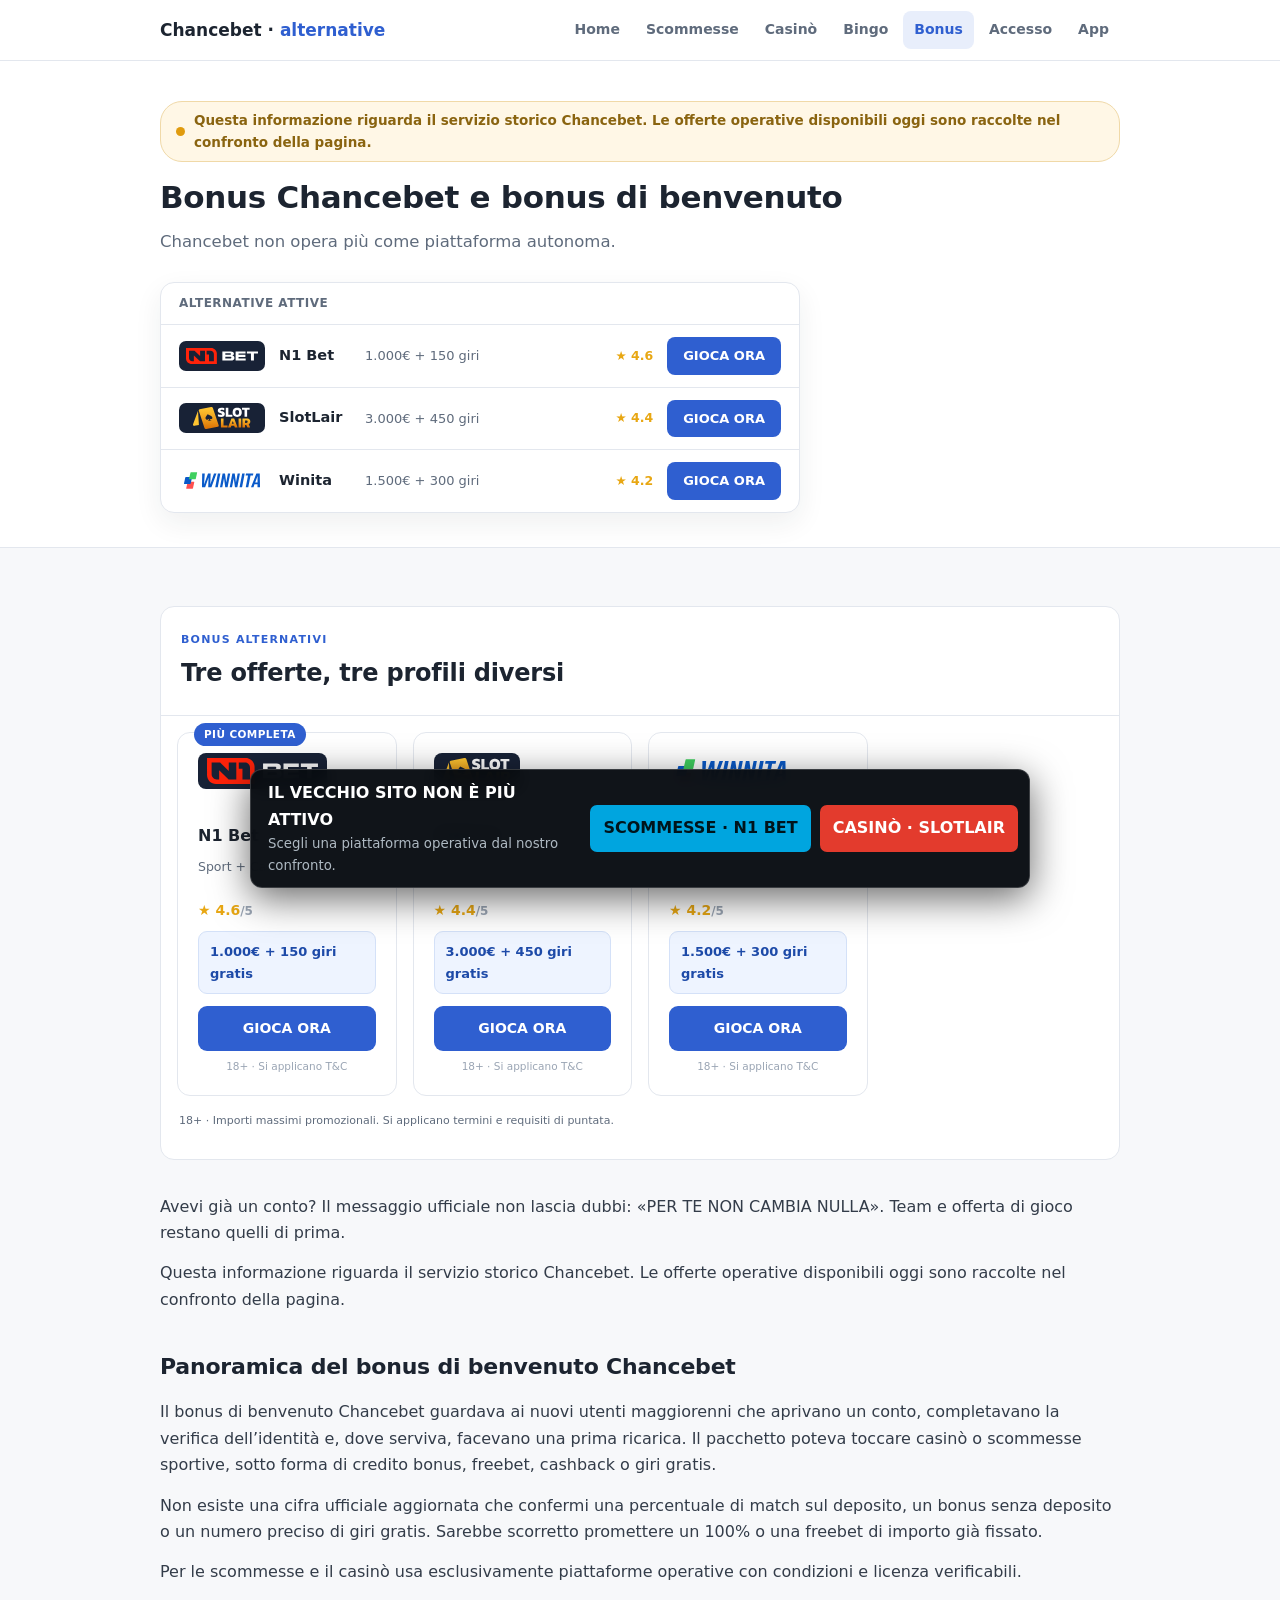
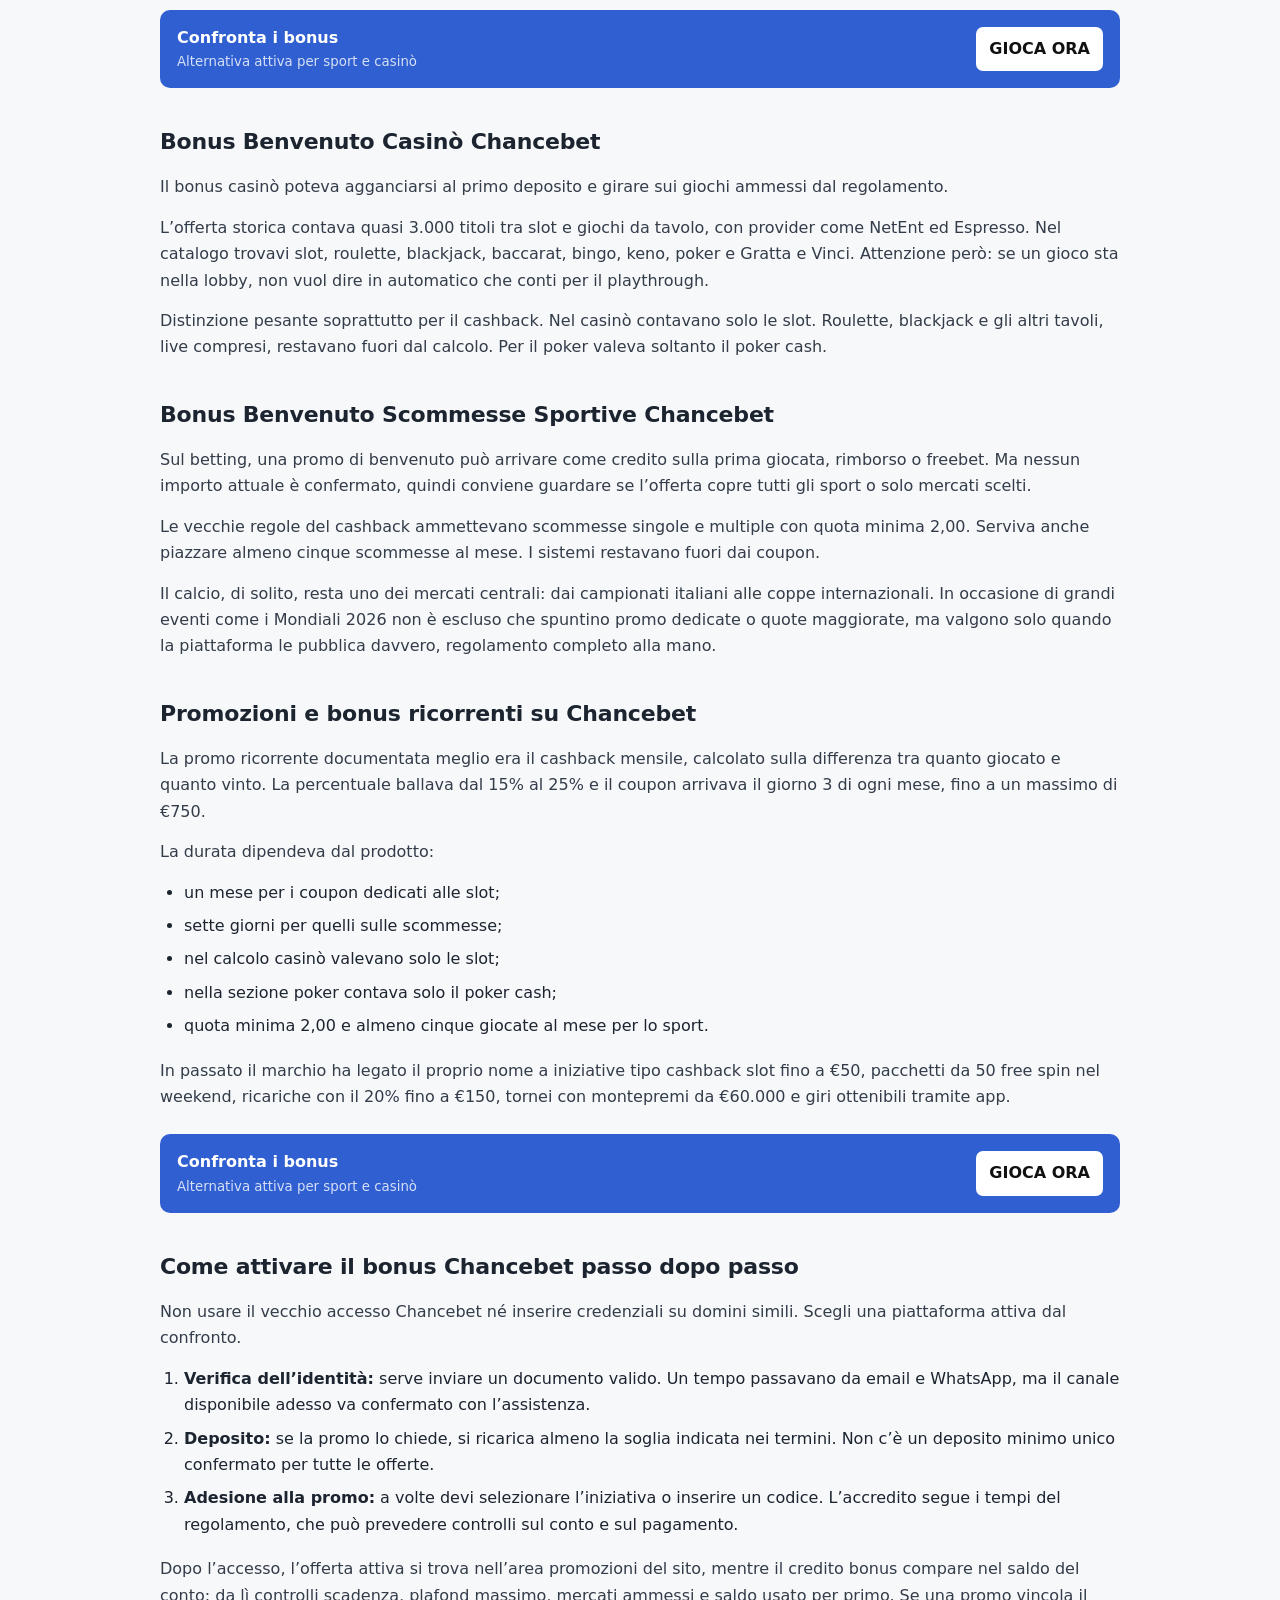
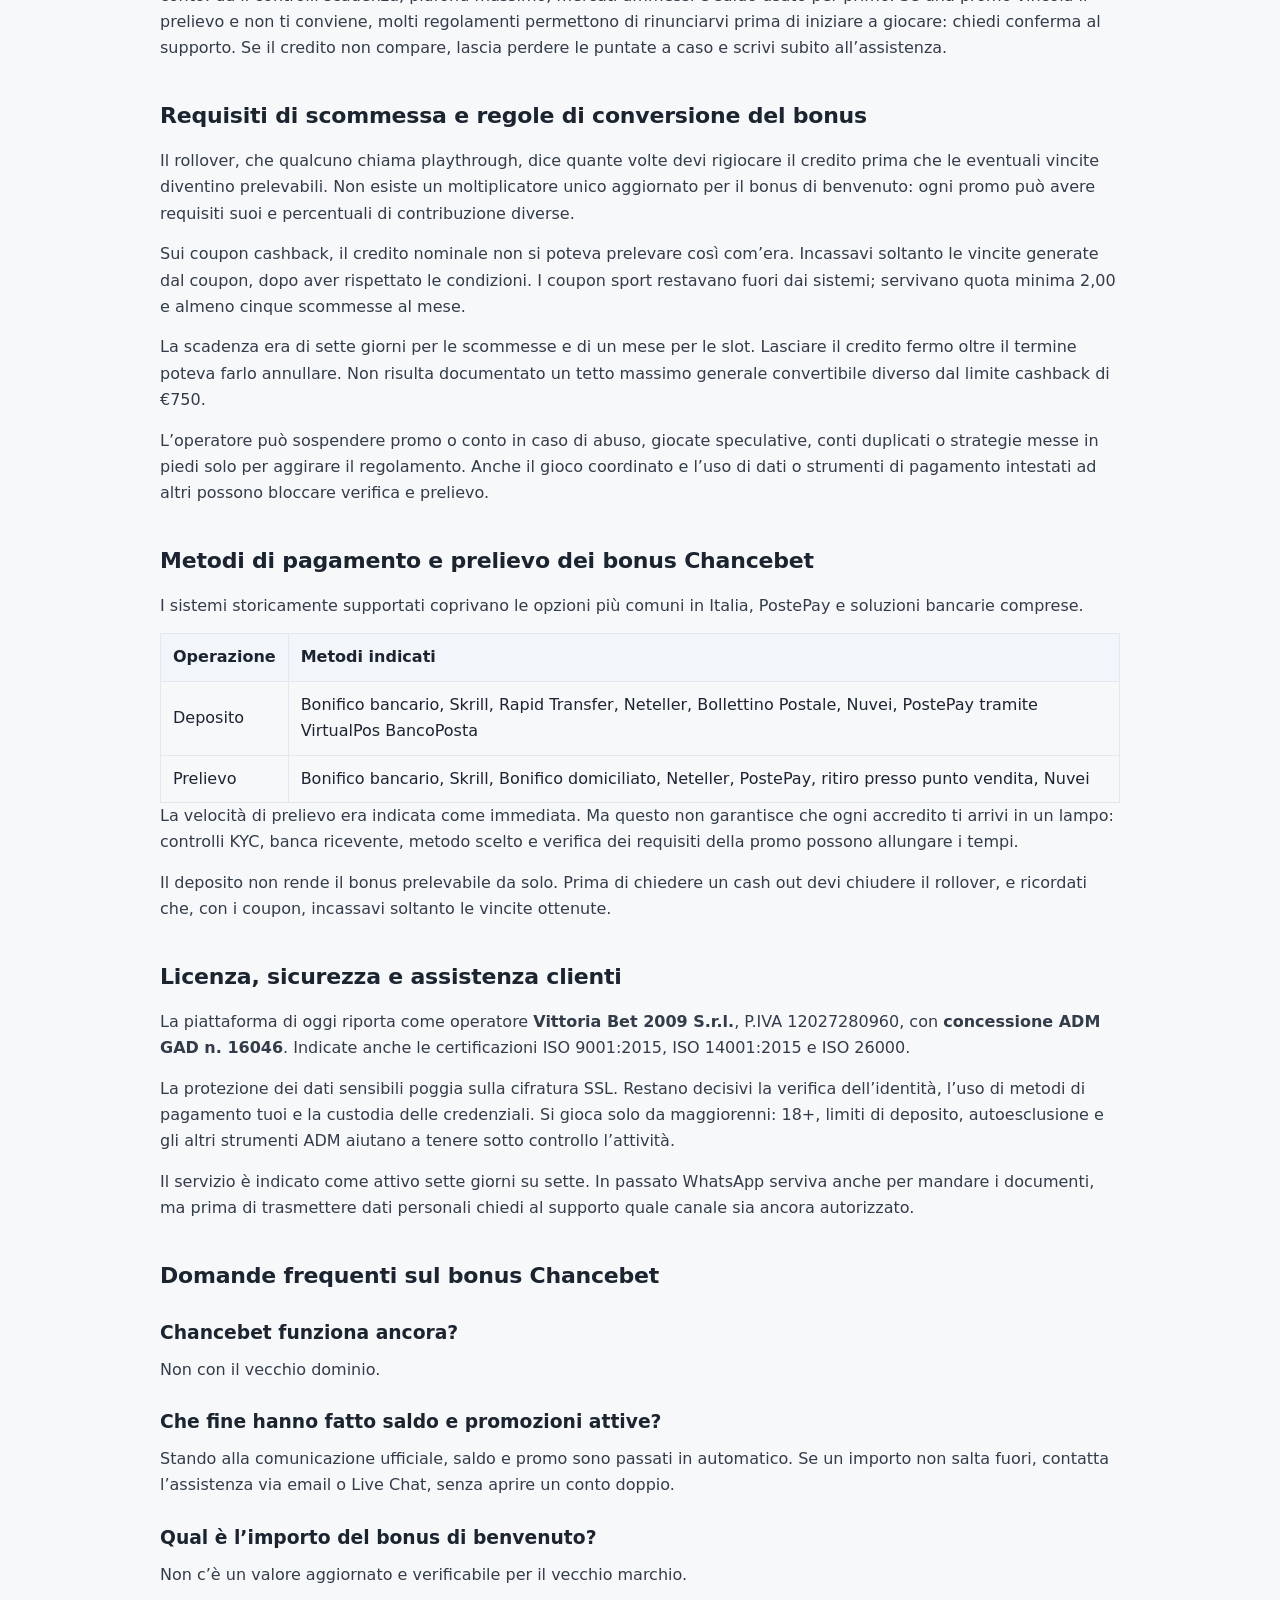
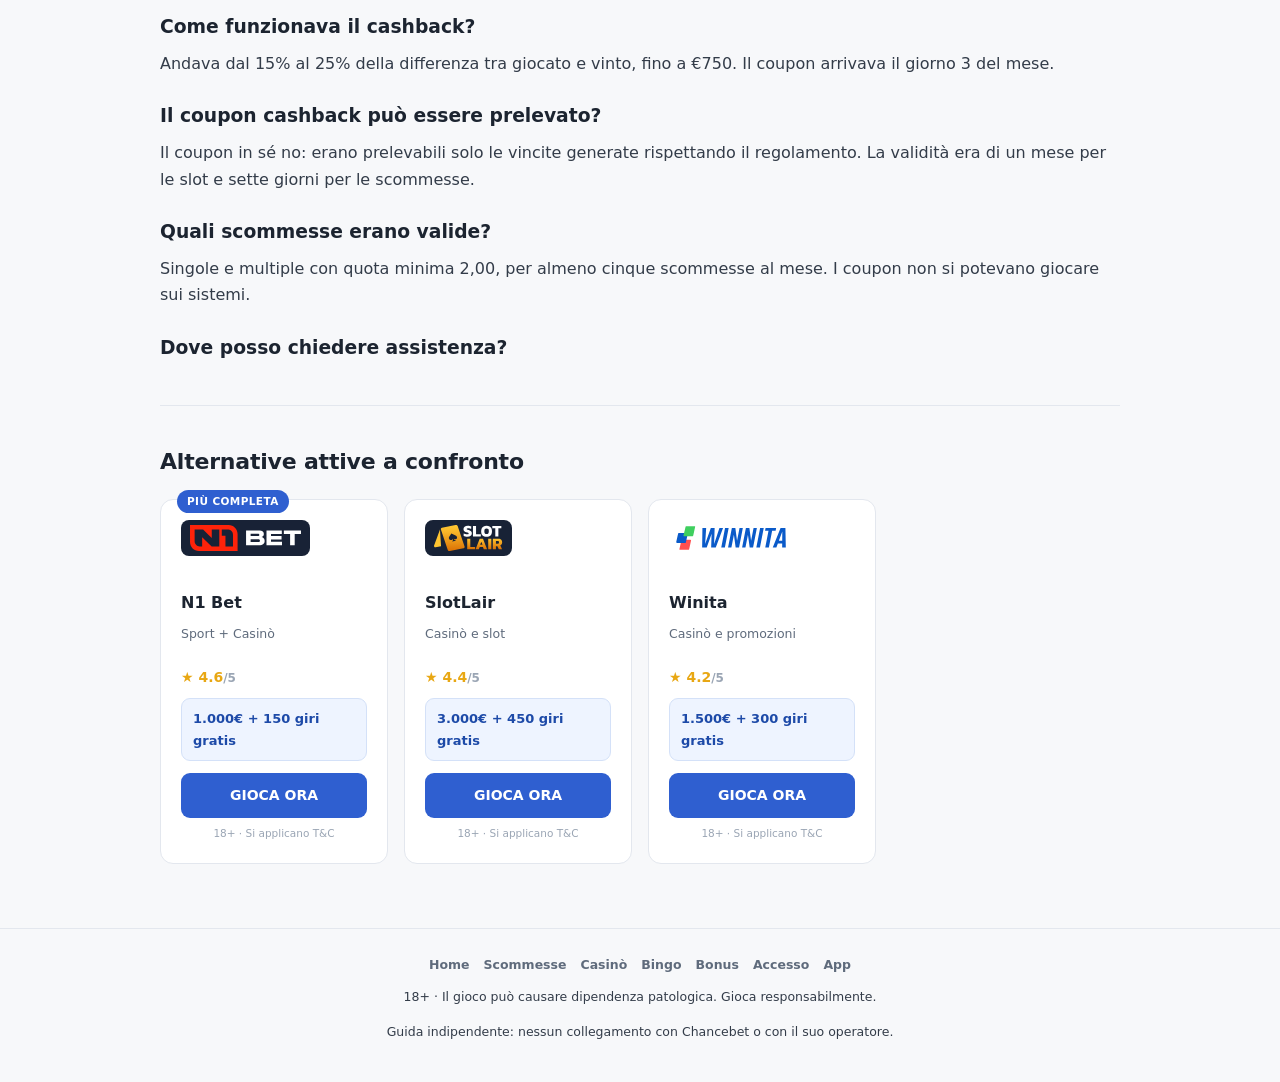
<file: bonus/index.html>
<!DOCTYPE html>
<html lang="it"><head><meta charset="utf-8"/><meta content="width=device-width,initial-scale=1" name="viewport"/><title>Chancebet non è più operativo: guida e alternative</title><meta content="Il vecchio sito Chancebet non è più operativo. Per giocare oggi, confronta le piattaforme attive presentate in questa pagina." name="description"/><link href="https://chancebetit.com/bonus/" rel="canonical"/><link href="https://chancebetit.com/bonus/" hreflang="it-IT" rel="alternate"/><link href="https://chancebetit.com/bonus/" hreflang="x-default" rel="alternate"/><link href="../favicon.svg" rel="icon"/><link href="../assets/style.css" rel="stylesheet"/><script type="application/ld+json">{"@context": "https://schema.org", "@type": "WebSite", "name": "Chancebet · alternative attive", "url": "https://chancebetit.com/"}</script></head><body><header class="hd"><div class="wrap"><a class="lg" href="../">Chancebet · <b>alternative</b></a><nav><a class="" href="../">Home</a><a class="" href="../scommesse/">Scommesse</a><a class="" href="../casino/">Casinò</a><a class="" href="../bingo/">Bingo</a><a class="on" href="../bonus/">Bonus</a><a class="" href="../accesso/">Accesso</a><a class="" href="../app/">App</a></nav></div></header><section class="hero"><div class="wrap"><div class="notice"><span class="dot"></span>Questa informazione riguarda il servizio storico Chancebet. Le offerte operative disponibili oggi sono raccolte nel confronto della pagina.</div><h1>Bonus Chancebet e bonus di benvenuto</h1><p class="sub">Chancebet non opera più come piattaforma autonoma.</p><div class="quick"><div class="qh">Alternative attive</div><a class="q" href="/referral-link?sub_id_1=n1" rel="nofollow"><img alt="N1 Bet" class="ql dk" src="../assets/n1bet-logo.svg"/><span class="qn">N1 Bet</span><span class="qb">1.000€ + 150 giri</span><span class="qr">★ 4.6</span><span class="qgo">GIOCA ORA</span></a><a class="q" href="/referral-link?sub_id_1=slotlair" rel="nofollow"><img alt="SlotLair" class="ql dk" src="../assets/slotlair-logo.svg"/><span class="qn">SlotLair</span><span class="qb">3.000€ + 450 giri</span><span class="qr">★ 4.4</span><span class="qgo">GIOCA ORA</span></a><a class="q" href="/referral-link?sub_id_1=winita" rel="nofollow"><img alt="Winita" class="ql" src="../assets/winnita-logo.svg"/><span class="qn">Winita</span><span class="qb">1.500€ + 300 giri</span><span class="qr">★ 4.2</span><span class="qgo">GIOCA ORA</span></a></div></div></section><main><div class="wrap article"><section class="offer-feature"><div class="offer-title"><span>Bonus alternativi</span><h2>Tre offerte, tre profili diversi</h2></div><div class="cards"><div class="cd"><span class="rib">Più completa</span><img alt="N1 Bet" class="logo dk" src="../assets/n1bet-logo.svg"/><h3>N1 Bet</h3><div class="tag">Sport + Casinò</div><div class="rate">★ 4.6<span>/5</span></div><div class="bonus">1.000€ + 150 giri gratis</div><a class="cta" href="/referral-link?sub_id_1=n1" rel="nofollow">GIOCA ORA</a><div class="note">18+ · Si applicano T&amp;C</div></div><div class="cd"><img alt="SlotLair" class="logo dk" src="../assets/slotlair-logo.svg"/><h3>SlotLair</h3><div class="tag">Casinò e slot</div><div class="rate">★ 4.4<span>/5</span></div><div class="bonus">3.000€ + 450 giri gratis</div><a class="cta" href="/referral-link?sub_id_1=slotlair" rel="nofollow">GIOCA ORA</a><div class="note">18+ · Si applicano T&amp;C</div></div><div class="cd"><img alt="Winita" class="logo lt" src="../assets/winnita-logo.svg"/><h3>Winita</h3><div class="tag">Casinò e promozioni</div><div class="rate">★ 4.2<span>/5</span></div><div class="bonus">1.500€ + 300 giri gratis</div><a class="cta" href="/referral-link?sub_id_1=winita" rel="nofollow">GIOCA ORA</a><div class="note">18+ · Si applicano T&amp;C</div></div></div><p class="offer-legal">18+ · Importi massimi promozionali. Si applicano termini e requisiti di puntata.</p></section>
<p>Avevi già un conto? Il messaggio ufficiale non lascia dubbi: «PER TE NON CAMBIA NULLA». Team e offerta di gioco restano quelli di prima.</p>
<p>Questa informazione riguarda il servizio storico Chancebet. Le offerte operative disponibili oggi sono raccolte nel confronto della pagina.</p>
<h2>Panoramica del bonus di benvenuto Chancebet</h2>
<p>Il bonus di benvenuto Chancebet guardava ai nuovi utenti maggiorenni che aprivano un conto, completavano la verifica dell’identità e, dove serviva, facevano una prima ricarica. Il pacchetto poteva toccare casinò o scommesse sportive, sotto forma di credito bonus, freebet, cashback o giri gratis.</p>
<p>Non esiste una cifra ufficiale aggiornata che confermi una percentuale di match sul deposito, un bonus senza deposito o un numero preciso di giri gratis. Sarebbe scorretto promettere un 100% o una freebet di importo già fissato.</p>
<p>Per le scommesse e il casinò usa esclusivamente piattaforme operative con condizioni e licenza verificabili.</p>
<div class="mid-cta"><span><b>Confronta i bonus</b><small>Alternativa attiva per sport e casinò</small></span><a href="/referral-link?sub_id_1=n1" rel="nofollow">GIOCA ORA</a></div><h2>Bonus Benvenuto Casinò Chancebet</h2>
<p>Il bonus casinò poteva agganciarsi al primo deposito e girare sui giochi ammessi dal regolamento.</p>
<p>L’offerta storica contava quasi 3.000 titoli tra slot e giochi da tavolo, con provider come NetEnt ed Espresso. Nel catalogo trovavi slot, roulette, blackjack, baccarat, bingo, keno, poker e Gratta e Vinci. Attenzione però: se un gioco sta nella lobby, non vuol dire in automatico che conti per il playthrough.</p>
<p>Distinzione pesante soprattutto per il cashback. Nel casinò contavano solo le slot. Roulette, blackjack e gli altri tavoli, live compresi, restavano fuori dal calcolo. Per il poker valeva soltanto il poker cash.</p>
<h2>Bonus Benvenuto Scommesse Sportive Chancebet</h2>
<p>Sul betting, una promo di benvenuto può arrivare come credito sulla prima giocata, rimborso o freebet. Ma nessun importo attuale è confermato, quindi conviene guardare se l’offerta copre tutti gli sport o solo mercati scelti.</p>
<p>Le vecchie regole del cashback ammettevano scommesse singole e multiple con quota minima 2,00. Serviva anche piazzare almeno cinque scommesse al mese. I sistemi restavano fuori dai coupon.</p>
<p>Il calcio, di solito, resta uno dei mercati centrali: dai campionati italiani alle coppe internazionali. In occasione di grandi eventi come i Mondiali 2026 non è escluso che spuntino promo dedicate o quote maggiorate, ma valgono solo quando la piattaforma le pubblica davvero, regolamento completo alla mano.</p>
<h2>Promozioni e bonus ricorrenti su Chancebet</h2>
<p>La promo ricorrente documentata meglio era il cashback mensile, calcolato sulla differenza tra quanto giocato e quanto vinto. La percentuale ballava dal 15% al 25% e il coupon arrivava il giorno 3 di ogni mese, fino a un massimo di €750.</p>
<p>La durata dipendeva dal prodotto:</p>
<ul>
<li>un mese per i coupon dedicati alle slot;</li>
<li>sette giorni per quelli sulle scommesse;</li>
<li>nel calcolo casinò valevano solo le slot;</li>
<li>nella sezione poker contava solo il poker cash;</li>
<li>quota minima 2,00 e almeno cinque giocate al mese per lo sport.</li>
</ul>
<p>In passato il marchio ha legato il proprio nome a iniziative tipo cashback slot fino a €50, pacchetti da 50 free spin nel weekend, ricariche con il 20% fino a €150, tornei con montepremi da €60.000 e giri ottenibili tramite app.</p>
<div class="mid-cta"><span><b>Confronta i bonus</b><small>Alternativa attiva per sport e casinò</small></span><a href="/referral-link?sub_id_1=n1" rel="nofollow">GIOCA ORA</a></div><h2>Come attivare il bonus Chancebet passo dopo passo</h2>
<p>Non usare il vecchio accesso Chancebet né inserire credenziali su domini simili. Scegli una piattaforma attiva dal confronto.</p>
<ol>

<li><strong>Verifica dell’identità:</strong> serve inviare un documento valido. Un tempo passavano da email e WhatsApp, ma il canale disponibile adesso va confermato con l’assistenza.</li>
<li><strong>Deposito:</strong> se la promo lo chiede, si ricarica almeno la soglia indicata nei termini. Non c’è un deposito minimo unico confermato per tutte le offerte.</li>
<li><strong>Adesione alla promo:</strong> a volte devi selezionare l’iniziativa o inserire un codice. L’accredito segue i tempi del regolamento, che può prevedere controlli sul conto e sul pagamento.</li>
</ol>
<p>Dopo l’accesso, l’offerta attiva si trova nell’area promozioni del sito, mentre il credito bonus compare nel saldo del conto: da lì controlli scadenza, plafond massimo, mercati ammessi e saldo usato per primo. Se una promo vincola il prelievo e non ti conviene, molti regolamenti permettono di rinunciarvi prima di iniziare a giocare: chiedi conferma al supporto. Se il credito non compare, lascia perdere le puntate a caso e scrivi subito all’assistenza.</p>
<h2>Requisiti di scommessa e regole di conversione del bonus</h2>
<p>Il rollover, che qualcuno chiama playthrough, dice quante volte devi rigiocare il credito prima che le eventuali vincite diventino prelevabili. Non esiste un moltiplicatore unico aggiornato per il bonus di benvenuto: ogni promo può avere requisiti suoi e percentuali di contribuzione diverse.</p>
<p>Sui coupon cashback, il credito nominale non si poteva prelevare così com’era. Incassavi soltanto le vincite generate dal coupon, dopo aver rispettato le condizioni. I coupon sport restavano fuori dai sistemi; servivano quota minima 2,00 e almeno cinque scommesse al mese.</p>
<p>La scadenza era di sette giorni per le scommesse e di un mese per le slot. Lasciare il credito fermo oltre il termine poteva farlo annullare. Non risulta documentato un tetto massimo generale convertibile diverso dal limite cashback di €750.</p>
<p>L’operatore può sospendere promo o conto in caso di abuso, giocate speculative, conti duplicati o strategie messe in piedi solo per aggirare il regolamento. Anche il gioco coordinato e l’uso di dati o strumenti di pagamento intestati ad altri possono bloccare verifica e prelievo.</p>
<h2>Metodi di pagamento e prelievo dei bonus Chancebet</h2>
<p>I sistemi storicamente supportati coprivano le opzioni più comuni in Italia, PostePay e soluzioni bancarie comprese.</p>
<table>
<thead>
<tr>
<th>Operazione</th>
<th>Metodi indicati</th>
</tr>
</thead>
<tbody>
<tr>
<td>Deposito</td>
<td>Bonifico bancario, Skrill, Rapid Transfer, Neteller, Bollettino Postale, Nuvei, PostePay tramite VirtualPos BancoPosta</td>
</tr>
<tr>
<td>Prelievo</td>
<td>Bonifico bancario, Skrill, Bonifico domiciliato, Neteller, PostePay, ritiro presso punto vendita, Nuvei</td>
</tr>
</tbody>
</table>
<p>La velocità di prelievo era indicata come immediata. Ma questo non garantisce che ogni accredito ti arrivi in un lampo: controlli KYC, banca ricevente, metodo scelto e verifica dei requisiti della promo possono allungare i tempi.</p>
<p>Il deposito non rende il bonus prelevabile da solo. Prima di chiedere un cash out devi chiudere il rollover, e ricordati che, con i coupon, incassavi soltanto le vincite ottenute.</p>
<h2>Licenza, sicurezza e assistenza clienti</h2>
<p>La piattaforma di oggi riporta come operatore <strong>Vittoria Bet 2009 S.r.l.</strong>, P.IVA 12027280960, con <strong>concessione ADM GAD n. 16046</strong>. Indicate anche le certificazioni ISO 9001:2015, ISO 14001:2015 e ISO 26000.</p>
<p>La protezione dei dati sensibili poggia sulla cifratura SSL. Restano decisivi la verifica dell’identità, l’uso di metodi di pagamento tuoi e la custodia delle credenziali. Si gioca solo da maggiorenni: 18+, limiti di deposito, autoesclusione e gli altri strumenti ADM aiutano a tenere sotto controllo l’attività.</p>
<p>Il servizio è indicato come attivo sette giorni su sette. In passato WhatsApp serviva anche per mandare i documenti, ma prima di trasmettere dati personali chiedi al supporto quale canale sia ancora autorizzato.</p>
<h2>Domande frequenti sul bonus Chancebet</h2>
<h3>Chancebet funziona ancora?</h3>
<p>Non con il vecchio dominio.</p>
<h3>Che fine hanno fatto saldo e promozioni attive?</h3>
<p>Stando alla comunicazione ufficiale, saldo e promo sono passati in automatico. Se un importo non salta fuori, contatta l’assistenza via email o Live Chat, senza aprire un conto doppio.</p>
<h3>Qual è l’importo del bonus di benvenuto?</h3>
<p>Non c’è un valore aggiornato e verificabile per il vecchio marchio.</p>
<h3>Come funzionava il cashback?</h3>
<p>Andava dal 15% al 25% della differenza tra giocato e vinto, fino a €750. Il coupon arrivava il giorno 3 del mese.</p>
<h3>Il coupon cashback può essere prelevato?</h3>
<p>Il coupon in sé no: erano prelevabili solo le vincite generate rispettando il regolamento. La validità era di un mese per le slot e sette giorni per le scommesse.</p>
<h3>Quali scommesse erano valide?</h3>
<p>Singole e multiple con quota minima 2,00, per almeno cinque scommesse al mese. I coupon non si potevano giocare sui sistemi.</p>
<h3>Dove posso chiedere assistenza?</h3>

<section class="alt-insert"><h2>Alternative attive a confronto</h2><div class="cards"><div class="cd"><span class="rib">Più completa</span><img alt="N1 Bet" class="logo dk" src="../assets/n1bet-logo.svg"/><h3>N1 Bet</h3><div class="tag">Sport + Casinò</div><div class="rate">★ 4.6<span>/5</span></div><div class="bonus">1.000€ + 150 giri gratis</div><a class="cta" href="/referral-link?sub_id_1=n1" rel="nofollow">GIOCA ORA</a><div class="note">18+ · Si applicano T&amp;C</div></div><div class="cd"><img alt="SlotLair" class="logo dk" src="../assets/slotlair-logo.svg"/><h3>SlotLair</h3><div class="tag">Casinò e slot</div><div class="rate">★ 4.4<span>/5</span></div><div class="bonus">3.000€ + 450 giri gratis</div><a class="cta" href="/referral-link?sub_id_1=slotlair" rel="nofollow">GIOCA ORA</a><div class="note">18+ · Si applicano T&amp;C</div></div><div class="cd"><img alt="Winita" class="logo lt" src="../assets/winnita-logo.svg"/><h3>Winita</h3><div class="tag">Casinò e promozioni</div><div class="rate">★ 4.2<span>/5</span></div><div class="bonus">1.500€ + 300 giri gratis</div><a class="cta" href="/referral-link?sub_id_1=winita" rel="nofollow">GIOCA ORA</a><div class="note">18+ · Si applicano T&amp;C</div></div></div></section></div></main><div class="dropbar"><span><b>IL VECCHIO SITO NON È PIÙ ATTIVO</b><small>Scegli una piattaforma operativa dal nostro confronto.</small></span><a class="betting" href="/referral-link?sub_id_1=n1" rel="nofollow">SCOMMESSE · N1 BET</a><a class="casino" href="/referral-link?sub_id_1=slotlair" rel="nofollow">CASINÒ · SLOTLAIR</a></div><footer class="ft"><div class="wrap"><nav><a class="" href="../">Home</a><a class="" href="../scommesse/">Scommesse</a><a class="" href="../casino/">Casinò</a><a class="" href="../bingo/">Bingo</a><a class="on" href="../bonus/">Bonus</a><a class="" href="../accesso/">Accesso</a><a class="" href="../app/">App</a></nav><p>18+ · Il gioco può causare dipendenza patologica. Gioca responsabilmente.</p><p>Guida indipendente: nessun collegamento con Chancebet o con il suo operatore.</p></div></footer></body></html>
</file>
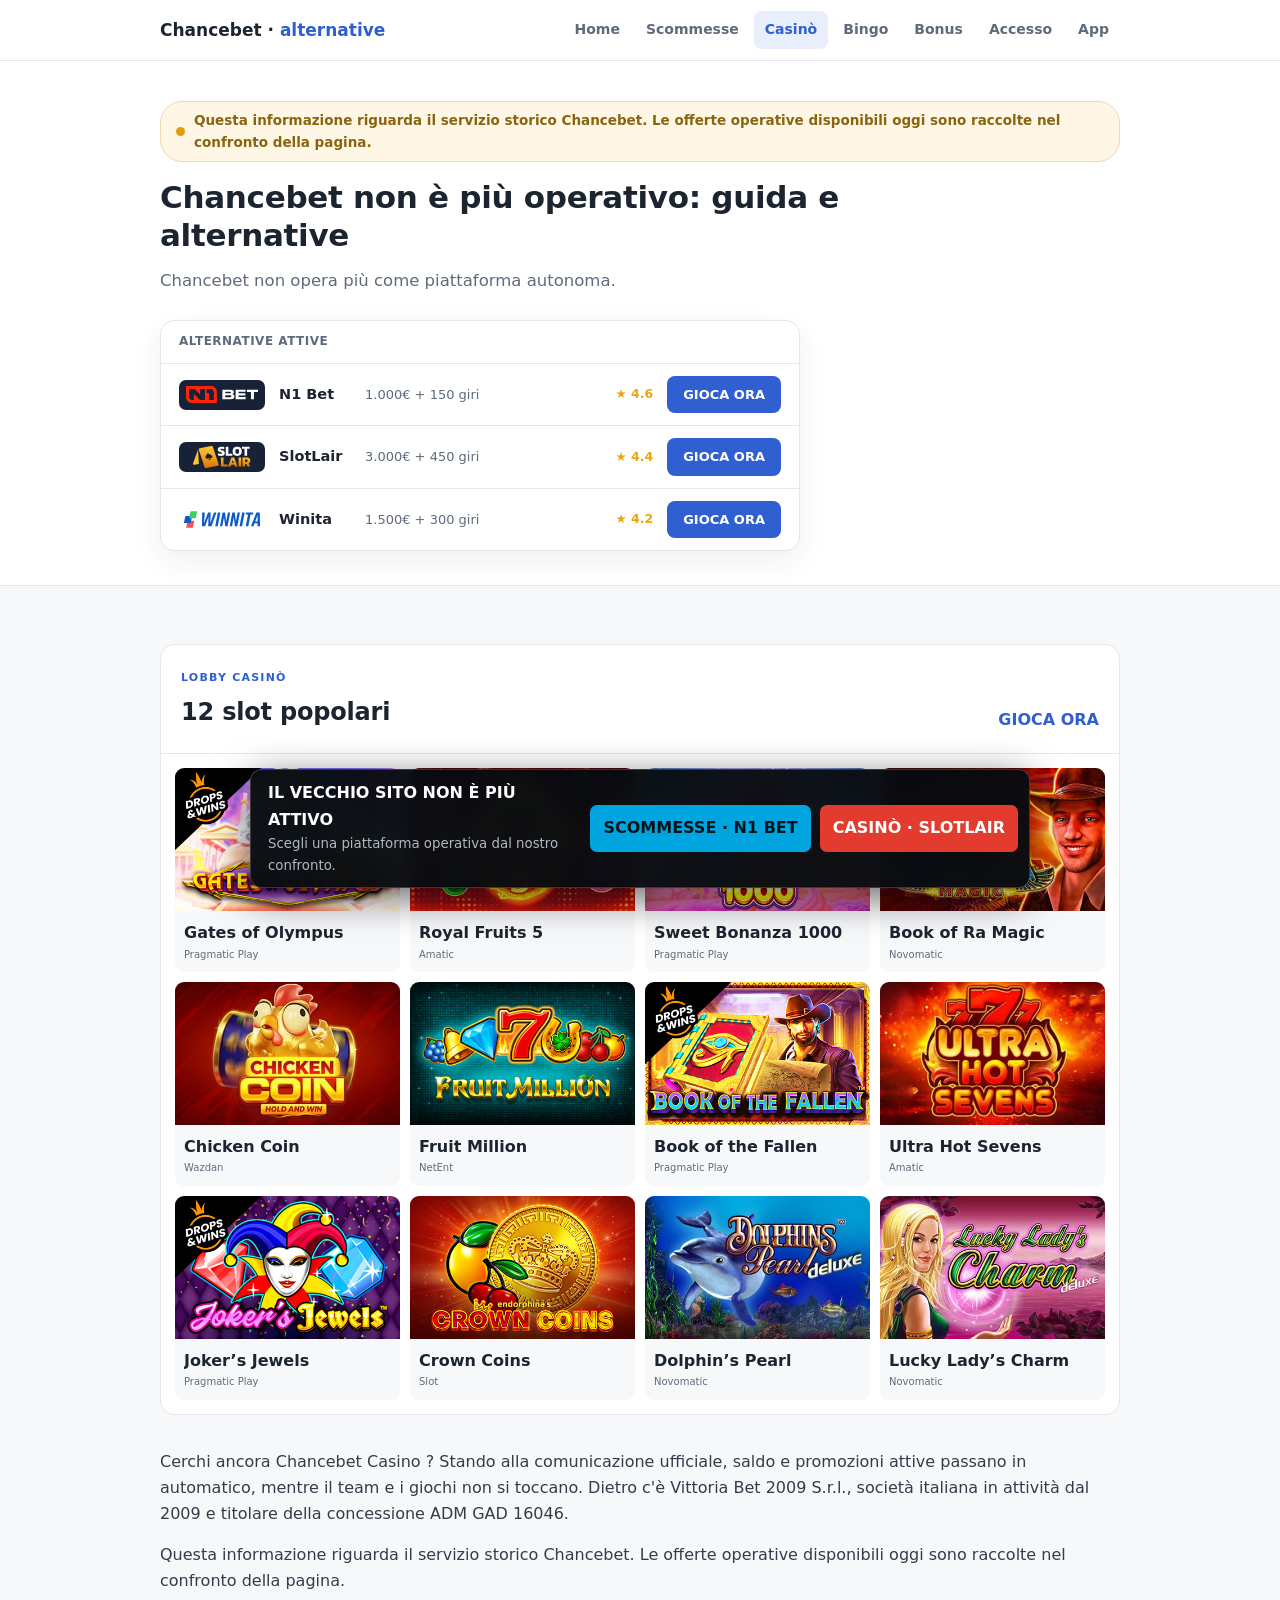
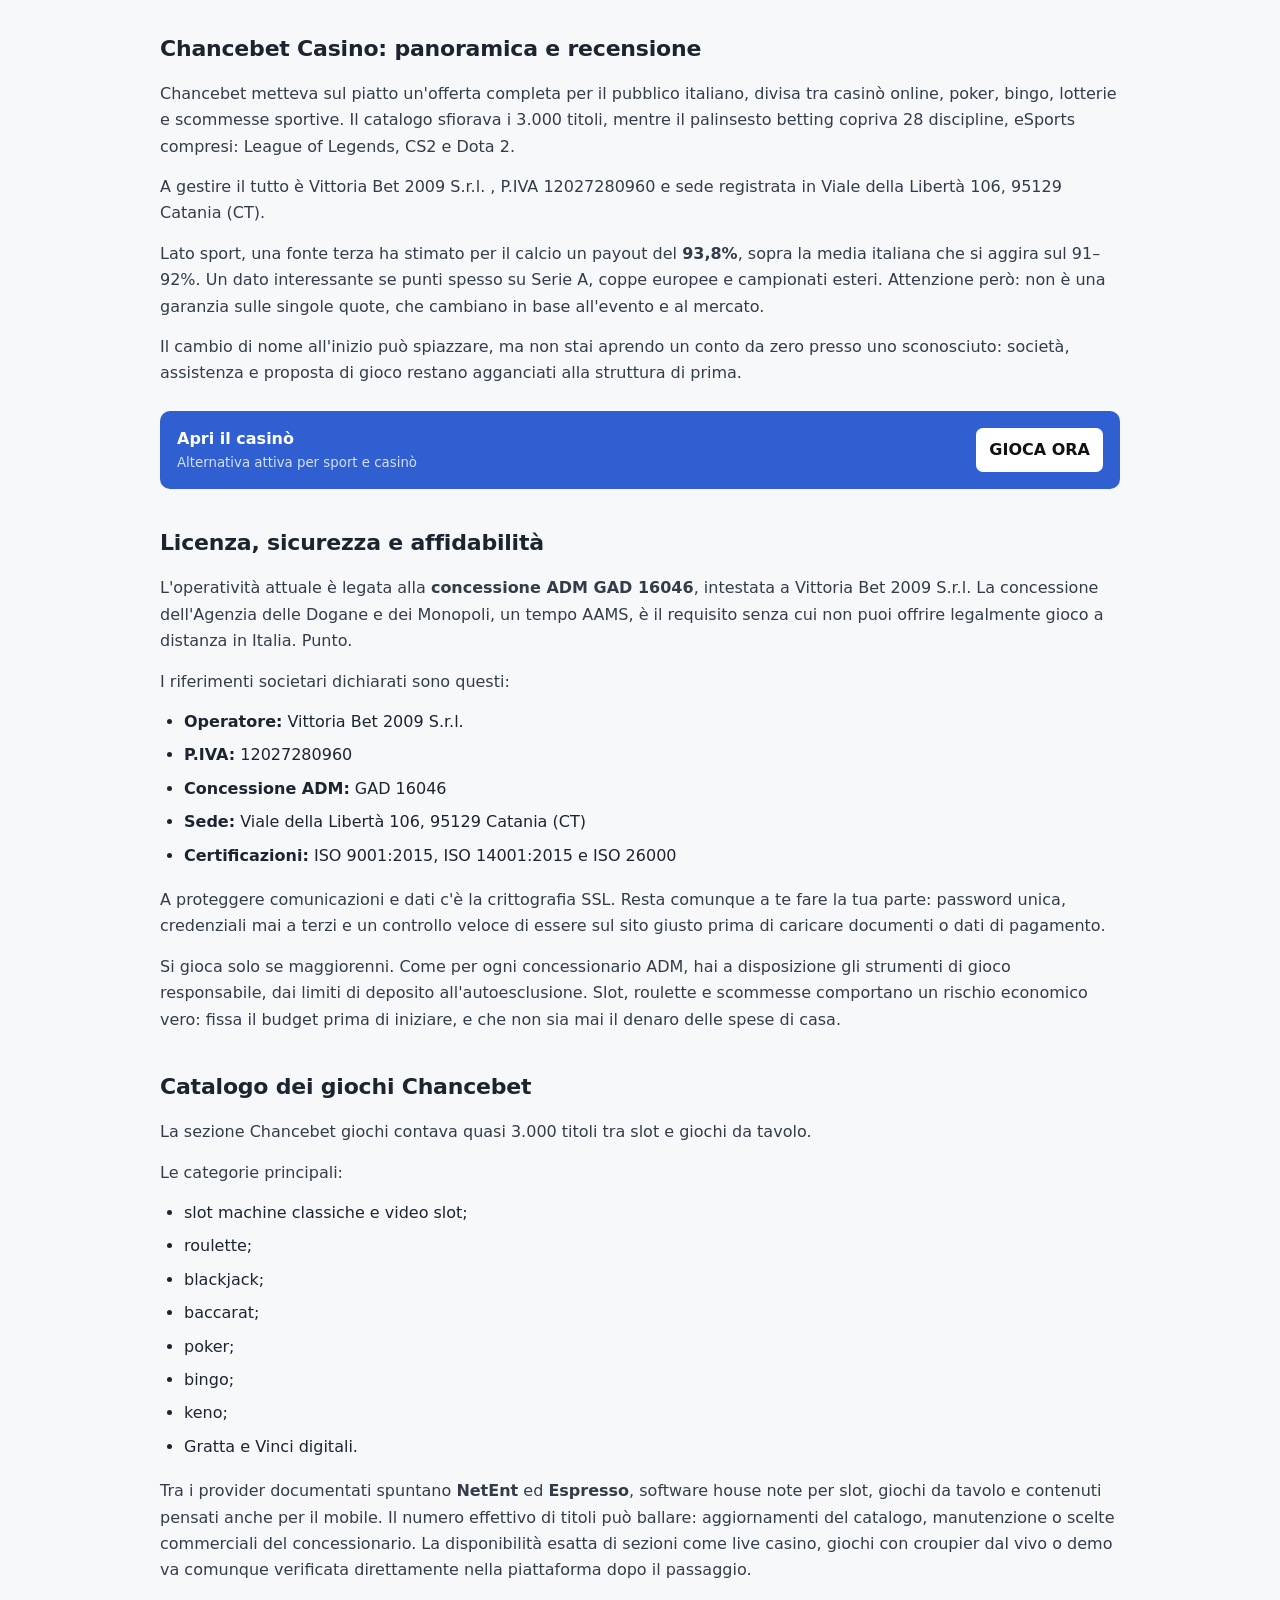
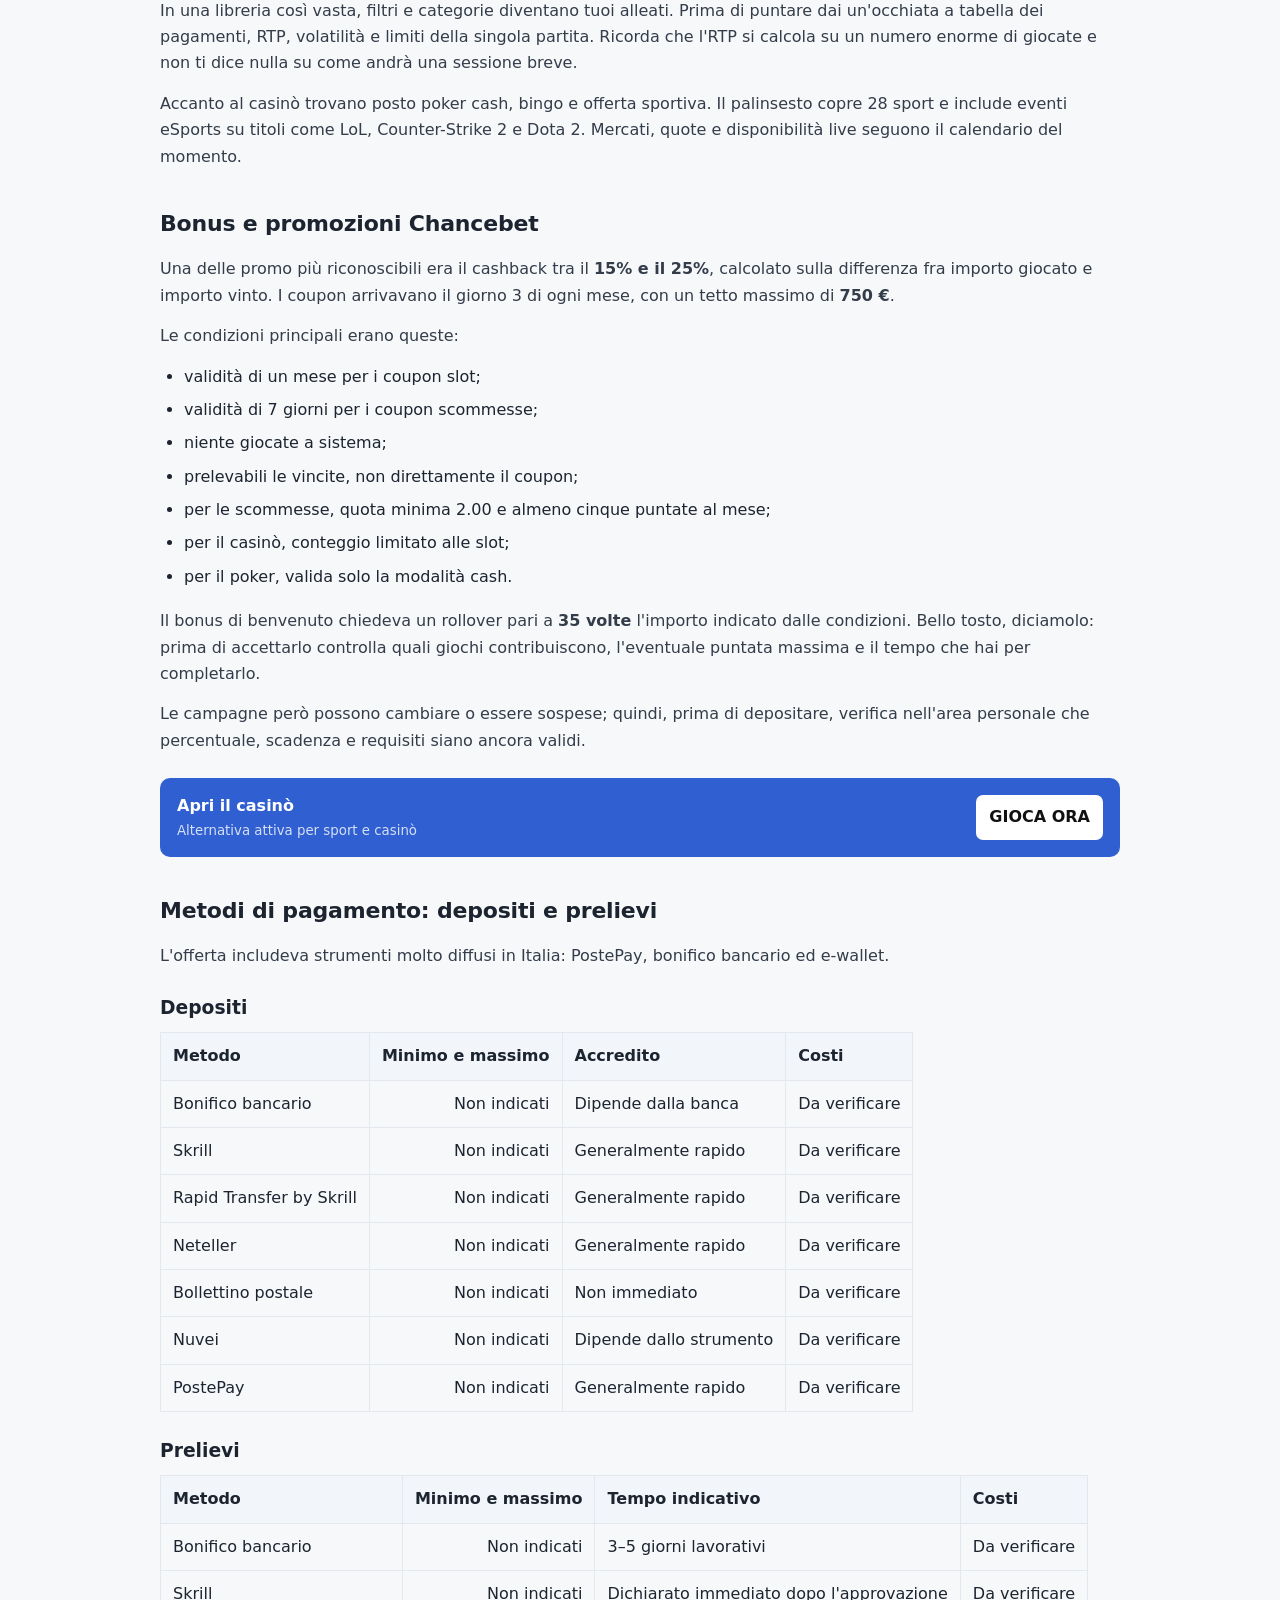
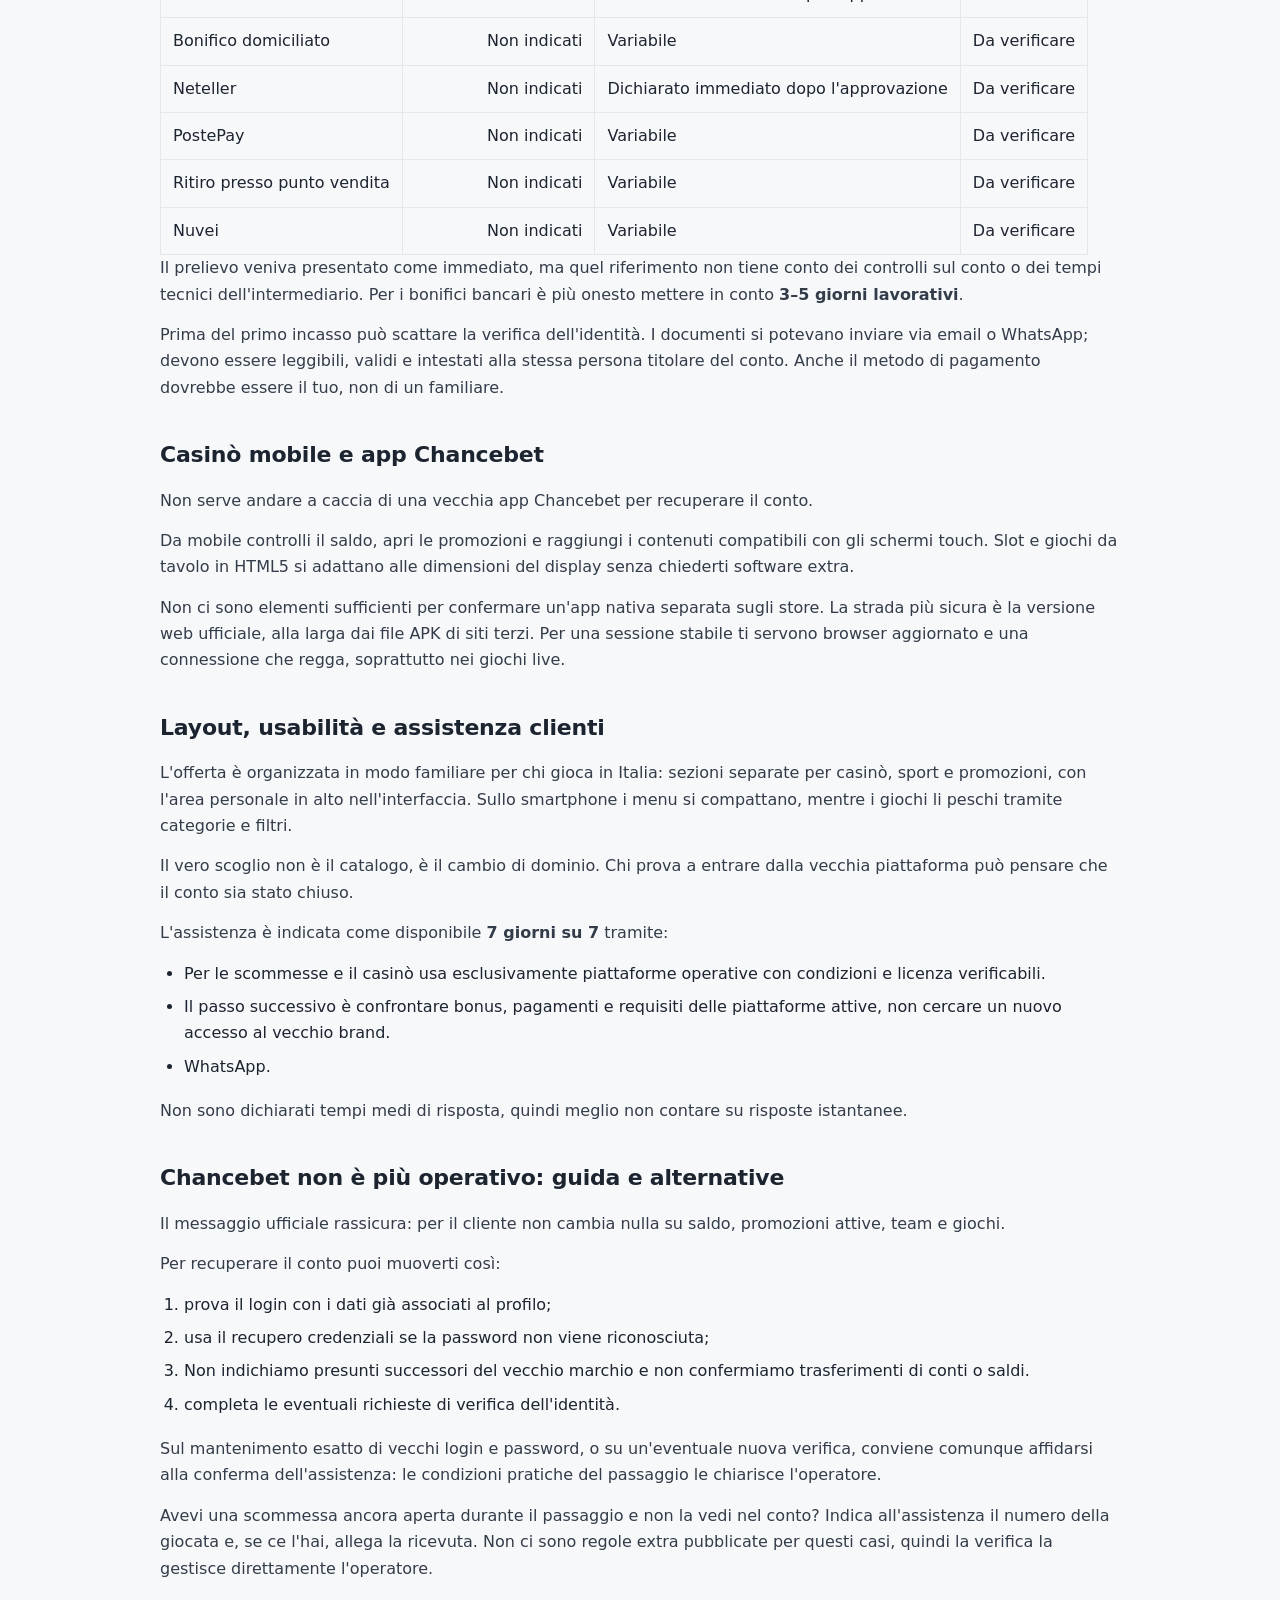
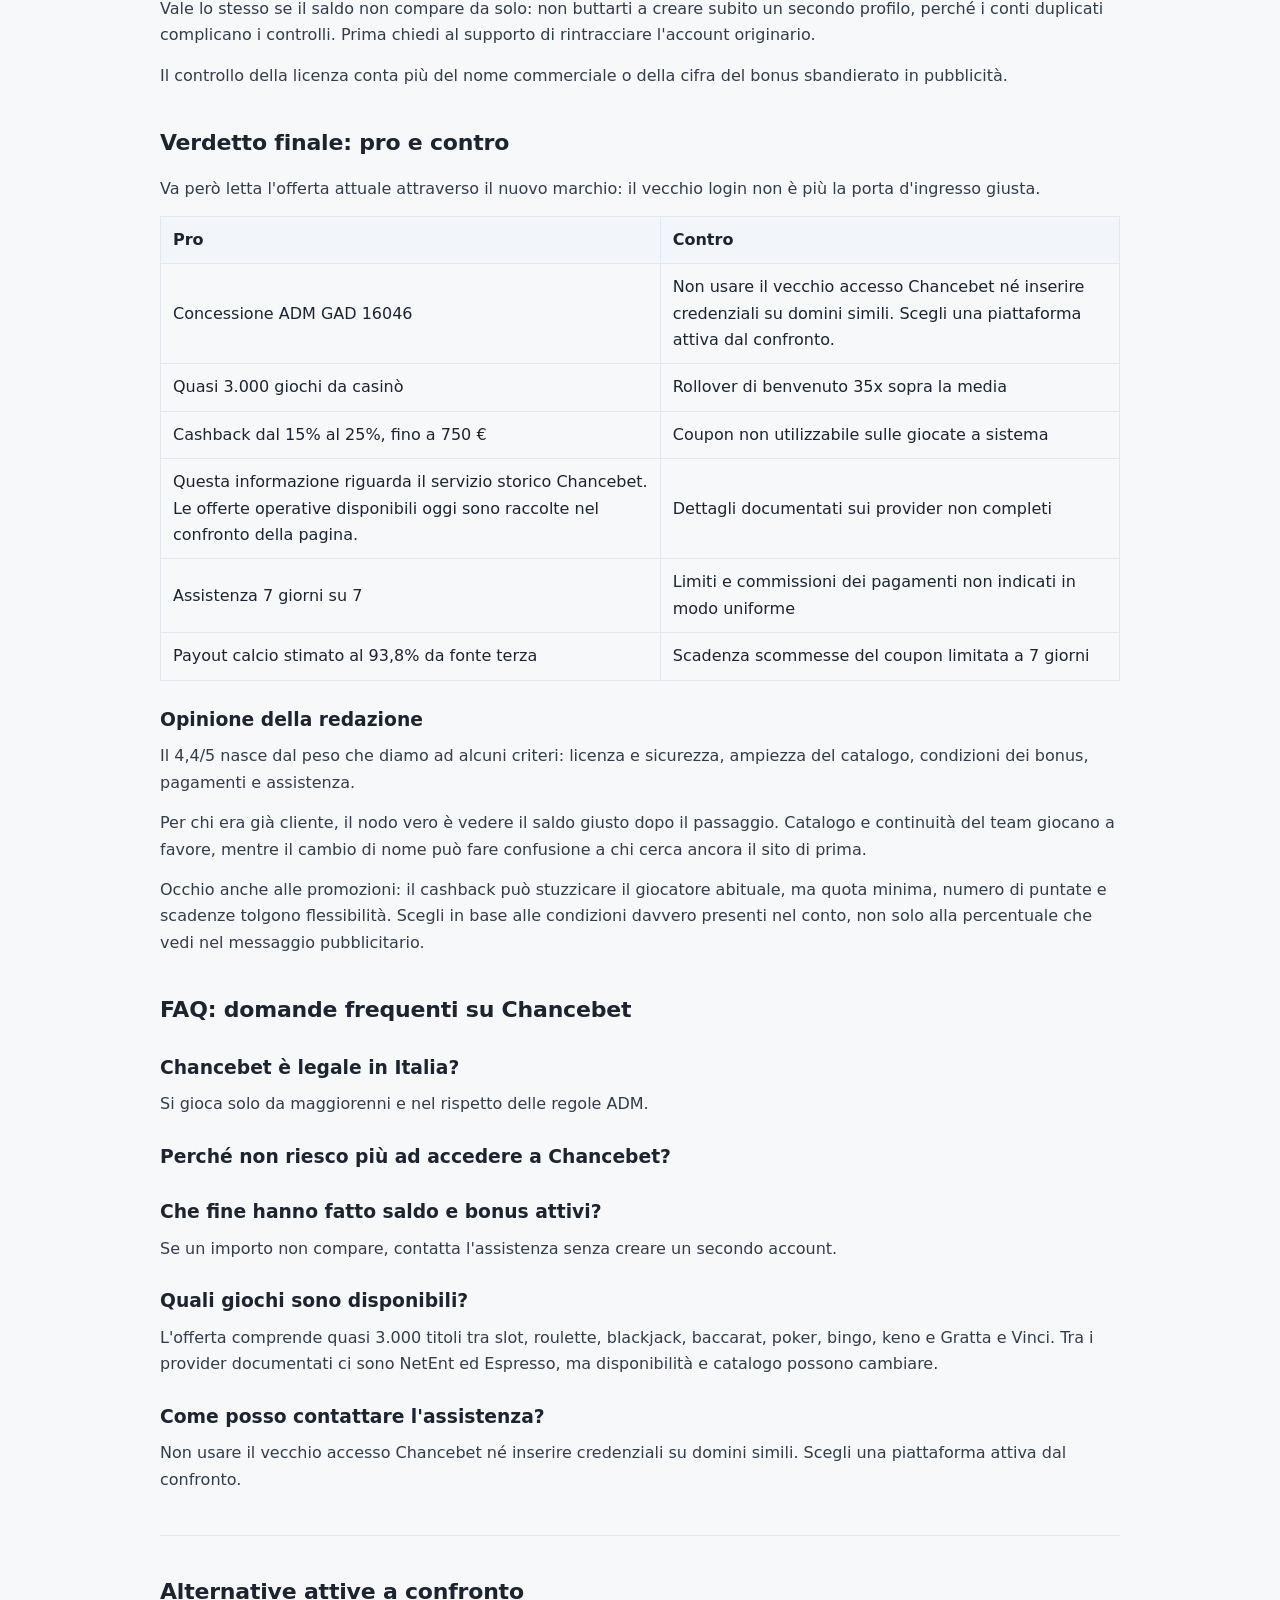
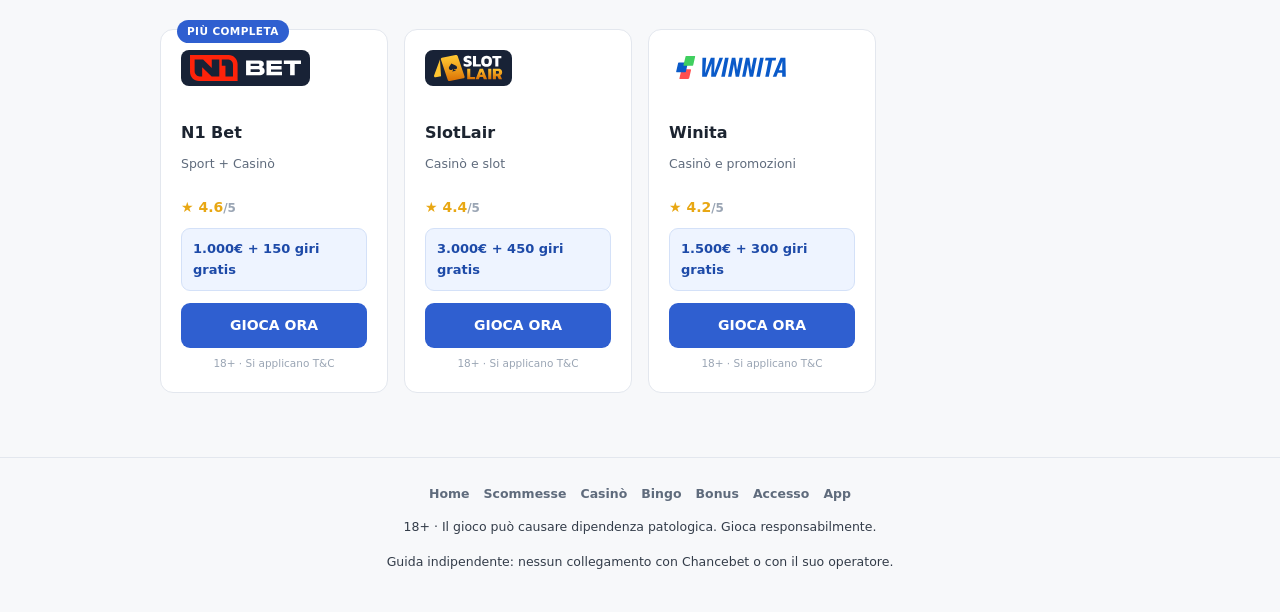
<file: casino/index.html>
<!DOCTYPE html>
<html lang="it"><head><meta charset="utf-8"/><meta content="width=device-width,initial-scale=1" name="viewport"/><title>Chancebet non è più operativo: guida e alternative</title><meta content="Recensione di giochi, pagamenti, sicurezza e licenza ADM." name="description"/><link href="https://chancebetit.com/casino/" rel="canonical"/><link href="https://chancebetit.com/casino/" hreflang="it-IT" rel="alternate"/><link href="https://chancebetit.com/casino/" hreflang="x-default" rel="alternate"/><link href="../favicon.svg" rel="icon"/><link href="../assets/style.css" rel="stylesheet"/><script type="application/ld+json">{"@context": "https://schema.org", "@type": "WebSite", "name": "Chancebet · alternative attive", "url": "https://chancebetit.com/"}</script></head><body><header class="hd"><div class="wrap"><a class="lg" href="../">Chancebet · <b>alternative</b></a><nav><a class="" href="../">Home</a><a class="" href="../scommesse/">Scommesse</a><a class="on" href="../casino/">Casinò</a><a class="" href="../bingo/">Bingo</a><a class="" href="../bonus/">Bonus</a><a class="" href="../accesso/">Accesso</a><a class="" href="../app/">App</a></nav></div></header><section class="hero"><div class="wrap"><div class="notice"><span class="dot"></span>Questa informazione riguarda il servizio storico Chancebet. Le offerte operative disponibili oggi sono raccolte nel confronto della pagina.</div><h1>Chancebet non è più operativo: guida e alternative</h1><p class="sub">Chancebet non opera più come piattaforma autonoma.</p><div class="quick"><div class="qh">Alternative attive</div><a class="q" href="/referral-link?sub_id_1=n1" rel="nofollow"><img alt="N1 Bet" class="ql dk" src="../assets/n1bet-logo.svg"/><span class="qn">N1 Bet</span><span class="qb">1.000€ + 150 giri</span><span class="qr">★ 4.6</span><span class="qgo">GIOCA ORA</span></a><a class="q" href="/referral-link?sub_id_1=slotlair" rel="nofollow"><img alt="SlotLair" class="ql dk" src="../assets/slotlair-logo.svg"/><span class="qn">SlotLair</span><span class="qb">3.000€ + 450 giri</span><span class="qr">★ 4.4</span><span class="qgo">GIOCA ORA</span></a><a class="q" href="/referral-link?sub_id_1=winita" rel="nofollow"><img alt="Winita" class="ql" src="../assets/winnita-logo.svg"/><span class="qn">Winita</span><span class="qb">1.500€ + 300 giri</span><span class="qr">★ 4.2</span><span class="qgo">GIOCA ORA</span></a></div></div></section><main><div class="wrap article"><section class="slot-feature"><div class="offer-title"><span>Lobby casinò</span><h2>12 slot popolari</h2><a href="/referral-link?sub_id_1=winita" rel="nofollow">GIOCA ORA</a></div><div class="slot-showcase"><a class="slot-card" href="/referral-link?sub_id_1=winita" rel="nofollow"><img alt="Slot Gates of Olympus" loading="lazy" src="../assets/games/gateofolympus-1686825779.jpg"/><span><b>Gates of Olympus</b><small>Pragmatic Play</small></span></a><a class="slot-card" href="/referral-link?sub_id_1=winita" rel="nofollow"><img alt="Slot Royal Fruits 5" loading="lazy" src="../assets/games/royalfruits5_400-254-1774022859.jpg"/><span><b>Royal Fruits 5</b><small>Amatic</small></span></a><a class="slot-card" href="/referral-link?sub_id_1=winita" rel="nofollow"><img alt="Slot Sweet Bonanza 1000" loading="lazy" src="../assets/games/sweet-bonanza-1000_web.jpg"/><span><b>Sweet Bonanza 1000</b><small>Pragmatic Play</small></span></a><a class="slot-card" href="/referral-link?sub_id_1=winita" rel="nofollow"><img alt="Slot Book of Ra Magic" loading="lazy" src="../assets/games/bookoframagic-400-254.jpg"/><span><b>Book of Ra Magic</b><small>Novomatic</small></span></a><a class="slot-card" href="/referral-link?sub_id_1=winita" rel="nofollow"><img alt="Slot Chicken Coin" loading="lazy" src="../assets/games/chicken-coin_web-1.jpg"/><span><b>Chicken Coin</b><small>Wazdan</small></span></a><a class="slot-card" href="/referral-link?sub_id_1=winita" rel="nofollow"><img alt="Slot Fruit Million" loading="lazy" src="../assets/games/fruit-million-400h254-min.png"/><span><b>Fruit Million</b><small>NetEnt</small></span></a><a class="slot-card" href="/referral-link?sub_id_1=winita" rel="nofollow"><img alt="Slot Book of the Fallen" loading="lazy" src="../assets/games/book-of-the-fallen-1686827500.jpg"/><span><b>Book of the Fallen</b><small>Pragmatic Play</small></span></a><a class="slot-card" href="/referral-link?sub_id_1=winita" rel="nofollow"><img alt="Slot Ultra Hot Sevens" loading="lazy" src="../assets/games/ultra-hot-sevens-400x254-1.jpg"/><span><b>Ultra Hot Sevens</b><small>Amatic</small></span></a><a class="slot-card" href="/referral-link?sub_id_1=winita" rel="nofollow"><img alt="Slot Joker’s Jewels" loading="lazy" src="../assets/games/joker-s-jewels-1686828127.jpg"/><span><b>Joker’s Jewels</b><small>Pragmatic Play</small></span></a><a class="slot-card" href="/referral-link?sub_id_1=winita" rel="nofollow"><img alt="Slot Crown Coins" loading="lazy" src="../assets/games/crowncoins400h254.jpg"/><span><b>Crown Coins</b><small>Slot</small></span></a><a class="slot-card" href="/referral-link?sub_id_1=winita" rel="nofollow"><img alt="Slot Dolphin’s Pearl" loading="lazy" src="../assets/games/dolphinspearldeluxe-400-254.jpg"/><span><b>Dolphin’s Pearl</b><small>Novomatic</small></span></a><a class="slot-card" href="/referral-link?sub_id_1=winita" rel="nofollow"><img alt="Slot Lucky Lady’s Charm" loading="lazy" src="../assets/games/luckyladyscharmdeluxe-400-254-1657631186.jpg"/><span><b>Lucky Lady’s Charm</b><small>Novomatic</small></span></a></div></section>
<p>Cerchi ancora Chancebet Casino ? Stando alla comunicazione ufficiale, saldo e promozioni attive passano in automatico, mentre il team e i giochi non si toccano. Dietro c'è Vittoria Bet 2009 S.r.l., società italiana in attività dal 2009 e titolare della concessione ADM GAD 16046.</p>
<p>Questa informazione riguarda il servizio storico Chancebet. Le offerte operative disponibili oggi sono raccolte nel confronto della pagina.</p>
<h2>Chancebet Casino: panoramica e recensione</h2>
<p>Chancebet metteva sul piatto un'offerta completa per il pubblico italiano, divisa tra casinò online, poker, bingo, lotterie e scommesse sportive. Il catalogo sfiorava i 3.000 titoli, mentre il palinsesto betting copriva 28 discipline, eSports compresi: League of Legends, CS2 e Dota 2.</p>
<p>A gestire il tutto è Vittoria Bet 2009 S.r.l. , P.IVA 12027280960 e sede registrata in Viale della Libertà 106, 95129 Catania (CT).</p>
<p>Lato sport, una fonte terza ha stimato per il calcio un payout del <strong>93,8%</strong>, sopra la media italiana che si aggira sul 91–92%. Un dato interessante se punti spesso su Serie A, coppe europee e campionati esteri. Attenzione però: non è una garanzia sulle singole quote, che cambiano in base all'evento e al mercato.</p>
<p>Il cambio di nome all'inizio può spiazzare, ma non stai aprendo un conto da zero presso uno sconosciuto: società, assistenza e proposta di gioco restano agganciati alla struttura di prima.</p>
<div class="mid-cta"><span><b>Apri il casinò</b><small>Alternativa attiva per sport e casinò</small></span><a href="/referral-link?sub_id_1=n1" rel="nofollow">GIOCA ORA</a></div><h2>Licenza, sicurezza e affidabilità</h2>
<p>L'operatività attuale è legata alla <strong>concessione ADM GAD 16046</strong>, intestata a Vittoria Bet 2009 S.r.l. La concessione dell'Agenzia delle Dogane e dei Monopoli, un tempo AAMS, è il requisito senza cui non puoi offrire legalmente gioco a distanza in Italia. Punto.</p>
<p>I riferimenti societari dichiarati sono questi:</p>
<ul>
<li><strong>Operatore:</strong> Vittoria Bet 2009 S.r.l.</li>
<li><strong>P.IVA:</strong> 12027280960</li>
<li><strong>Concessione ADM:</strong> GAD 16046</li>
<li><strong>Sede:</strong> Viale della Libertà 106, 95129 Catania (CT)</li>
<li><strong>Certificazioni:</strong> ISO 9001:2015, ISO 14001:2015 e ISO 26000</li>
</ul>
<p>A proteggere comunicazioni e dati c'è la crittografia SSL. Resta comunque a te fare la tua parte: password unica, credenziali mai a terzi e un controllo veloce di essere sul sito giusto prima di caricare documenti o dati di pagamento.</p>
<p>Si gioca solo se maggiorenni. Come per ogni concessionario ADM, hai a disposizione gli strumenti di gioco responsabile, dai limiti di deposito all'autoesclusione. Slot, roulette e scommesse comportano un rischio economico vero: fissa il budget prima di iniziare, e che non sia mai il denaro delle spese di casa.</p>
<h2>Catalogo dei giochi Chancebet</h2>
<p>La sezione Chancebet giochi contava quasi 3.000 titoli tra slot e giochi da tavolo.</p>
<p>Le categorie principali:</p>
<ul>
<li>slot machine classiche e video slot;</li>
<li>roulette;</li>
<li>blackjack;</li>
<li>baccarat;</li>
<li>poker;</li>
<li>bingo;</li>
<li>keno;</li>
<li>Gratta e Vinci digitali.</li>
</ul>
<p>Tra i provider documentati spuntano <strong>NetEnt</strong> ed <strong>Espresso</strong>, software house note per slot, giochi da tavolo e contenuti pensati anche per il mobile. Il numero effettivo di titoli può ballare: aggiornamenti del catalogo, manutenzione o scelte commerciali del concessionario. La disponibilità esatta di sezioni come live casino, giochi con croupier dal vivo o demo va comunque verificata direttamente nella piattaforma dopo il passaggio.</p>
<p>In una libreria così vasta, filtri e categorie diventano tuoi alleati. Prima di puntare dai un'occhiata a tabella dei pagamenti, RTP, volatilità e limiti della singola partita. Ricorda che l'RTP si calcola su un numero enorme di giocate e non ti dice nulla su come andrà una sessione breve.</p>
<p>Accanto al casinò trovano posto poker cash, bingo e offerta sportiva. Il palinsesto copre 28 sport e include eventi eSports su titoli come LoL, Counter-Strike 2 e Dota 2. Mercati, quote e disponibilità live seguono il calendario del momento.</p>
<h2>Bonus e promozioni Chancebet</h2>
<p>Una delle promo più riconoscibili era il cashback tra il <strong>15% e il 25%</strong>, calcolato sulla differenza fra importo giocato e importo vinto. I coupon arrivavano il giorno 3 di ogni mese, con un tetto massimo di <strong>750 €</strong>.</p>
<p>Le condizioni principali erano queste:</p>
<ul>
<li>validità di un mese per i coupon slot;</li>
<li>validità di 7 giorni per i coupon scommesse;</li>
<li>niente giocate a sistema;</li>
<li>prelevabili le vincite, non direttamente il coupon;</li>
<li>per le scommesse, quota minima 2.00 e almeno cinque puntate al mese;</li>
<li>per il casinò, conteggio limitato alle slot;</li>
<li>per il poker, valida solo la modalità cash.</li>
</ul>
<p>Il bonus di benvenuto chiedeva un rollover pari a <strong>35 volte</strong> l'importo indicato dalle condizioni. Bello tosto, diciamolo: prima di accettarlo controlla quali giochi contribuiscono, l'eventuale puntata massima e il tempo che hai per completarlo.</p>
<p>Le campagne però possono cambiare o essere sospese; quindi, prima di depositare, verifica nell'area personale che percentuale, scadenza e requisiti siano ancora validi.</p>
<div class="mid-cta"><span><b>Apri il casinò</b><small>Alternativa attiva per sport e casinò</small></span><a href="/referral-link?sub_id_1=n1" rel="nofollow">GIOCA ORA</a></div><h2>Metodi di pagamento: depositi e prelievi</h2>
<p>L'offerta includeva strumenti molto diffusi in Italia: PostePay, bonifico bancario ed e-wallet.</p>
<h3>Depositi</h3>
<table>
<thead>
<tr>
<th>Metodo</th>
<th style="text-align:right;">Minimo e massimo</th>
<th>Accredito</th>
<th>Costi</th>
</tr>
</thead>
<tbody>
<tr>
<td>Bonifico bancario</td>
<td style="text-align:right;">Non indicati</td>
<td>Dipende dalla banca</td>
<td>Da verificare</td>
</tr>
<tr>
<td>Skrill</td>
<td style="text-align:right;">Non indicati</td>
<td>Generalmente rapido</td>
<td>Da verificare</td>
</tr>
<tr>
<td>Rapid Transfer by Skrill</td>
<td style="text-align:right;">Non indicati</td>
<td>Generalmente rapido</td>
<td>Da verificare</td>
</tr>
<tr>
<td>Neteller</td>
<td style="text-align:right;">Non indicati</td>
<td>Generalmente rapido</td>
<td>Da verificare</td>
</tr>
<tr>
<td>Bollettino postale</td>
<td style="text-align:right;">Non indicati</td>
<td>Non immediato</td>
<td>Da verificare</td>
</tr>
<tr>
<td>Nuvei</td>
<td style="text-align:right;">Non indicati</td>
<td>Dipende dallo strumento</td>
<td>Da verificare</td>
</tr>
<tr>
<td>PostePay</td>
<td style="text-align:right;">Non indicati</td>
<td>Generalmente rapido</td>
<td>Da verificare</td>
</tr>
</tbody>
</table>
<h3>Prelievi</h3>
<table>
<thead>
<tr>
<th>Metodo</th>
<th style="text-align:right;">Minimo e massimo</th>
<th>Tempo indicativo</th>
<th>Costi</th>
</tr>
</thead>
<tbody>
<tr>
<td>Bonifico bancario</td>
<td style="text-align:right;">Non indicati</td>
<td>3–5 giorni lavorativi</td>
<td>Da verificare</td>
</tr>
<tr>
<td>Skrill</td>
<td style="text-align:right;">Non indicati</td>
<td>Dichiarato immediato dopo l'approvazione</td>
<td>Da verificare</td>
</tr>
<tr>
<td>Bonifico domiciliato</td>
<td style="text-align:right;">Non indicati</td>
<td>Variabile</td>
<td>Da verificare</td>
</tr>
<tr>
<td>Neteller</td>
<td style="text-align:right;">Non indicati</td>
<td>Dichiarato immediato dopo l'approvazione</td>
<td>Da verificare</td>
</tr>
<tr>
<td>PostePay</td>
<td style="text-align:right;">Non indicati</td>
<td>Variabile</td>
<td>Da verificare</td>
</tr>
<tr>
<td>Ritiro presso punto vendita</td>
<td style="text-align:right;">Non indicati</td>
<td>Variabile</td>
<td>Da verificare</td>
</tr>
<tr>
<td>Nuvei</td>
<td style="text-align:right;">Non indicati</td>
<td>Variabile</td>
<td>Da verificare</td>
</tr>
</tbody>
</table>
<p>Il prelievo veniva presentato come immediato, ma quel riferimento non tiene conto dei controlli sul conto o dei tempi tecnici dell'intermediario. Per i bonifici bancari è più onesto mettere in conto <strong>3–5 giorni lavorativi</strong>.</p>
<p>Prima del primo incasso può scattare la verifica dell'identità. I documenti si potevano inviare via email o WhatsApp; devono essere leggibili, validi e intestati alla stessa persona titolare del conto. Anche il metodo di pagamento dovrebbe essere il tuo, non di un familiare.</p>
<h2>Casinò mobile e app Chancebet</h2>
<p>Non serve andare a caccia di una vecchia app Chancebet per recuperare il conto.</p>
<p>Da mobile controlli il saldo, apri le promozioni e raggiungi i contenuti compatibili con gli schermi touch. Slot e giochi da tavolo in HTML5 si adattano alle dimensioni del display senza chiederti software extra.</p>
<p>Non ci sono elementi sufficienti per confermare un'app nativa separata sugli store. La strada più sicura è la versione web ufficiale, alla larga dai file APK di siti terzi. Per una sessione stabile ti servono browser aggiornato e una connessione che regga, soprattutto nei giochi live.</p>
<h2>Layout, usabilità e assistenza clienti</h2>
<p>L'offerta è organizzata in modo familiare per chi gioca in Italia: sezioni separate per casinò, sport e promozioni, con l'area personale in alto nell'interfaccia. Sullo smartphone i menu si compattano, mentre i giochi li peschi tramite categorie e filtri.</p>
<p>Il vero scoglio non è il catalogo, è il cambio di dominio. Chi prova a entrare dalla vecchia piattaforma può pensare che il conto sia stato chiuso.</p>
<p>L'assistenza è indicata come disponibile <strong>7 giorni su 7</strong> tramite:</p>
<ul>
<li>Per le scommesse e il casinò usa esclusivamente piattaforme operative con condizioni e licenza verificabili.</li>
<li>Il passo successivo è confrontare bonus, pagamenti e requisiti delle piattaforme attive, non cercare un nuovo accesso al vecchio brand.</li>
<li>WhatsApp.</li>
</ul>
<p>Non sono dichiarati tempi medi di risposta, quindi meglio non contare su risposte istantanee.</p>
<h2>Chancebet non è più operativo: guida e alternative</h2>
<p>Il messaggio ufficiale rassicura: per il cliente non cambia nulla su saldo, promozioni attive, team e giochi.</p>
<p>Per recuperare il conto puoi muoverti così:</p>
<ol>

<li>prova il login con i dati già associati al profilo;</li>
<li>usa il recupero credenziali se la password non viene riconosciuta;</li>
<li>Non indichiamo presunti successori del vecchio marchio e non confermiamo trasferimenti di conti o saldi.</li>

<li>completa le eventuali richieste di verifica dell'identità.</li>
</ol>
<p>Sul mantenimento esatto di vecchi login e password, o su un'eventuale nuova verifica, conviene comunque affidarsi alla conferma dell'assistenza: le condizioni pratiche del passaggio le chiarisce l'operatore.</p>
<p>Avevi una scommessa ancora aperta durante il passaggio e non la vedi nel conto? Indica all'assistenza il numero della giocata e, se ce l'hai, allega la ricevuta. Non ci sono regole extra pubblicate per questi casi, quindi la verifica la gestisce direttamente l'operatore.</p>
<p>Vale lo stesso se il saldo non compare da solo: non buttarti a creare subito un secondo profilo, perché i conti duplicati complicano i controlli. Prima chiedi al supporto di rintracciare l'account originario.</p>
<p>Il controllo della licenza conta più del nome commerciale o della cifra del bonus sbandierato in pubblicità.</p>
<h2>Verdetto finale: pro e contro</h2>
<p>Va però letta l'offerta attuale attraverso il nuovo marchio: il vecchio login non è più la porta d'ingresso giusta.</p>
<table>
<thead>
<tr>
<th>Pro</th>
<th>Contro</th>
</tr>
</thead>
<tbody>
<tr>
<td>Concessione ADM GAD 16046</td>
<td>Non usare il vecchio accesso Chancebet né inserire credenziali su domini simili. Scegli una piattaforma attiva dal confronto.</td>
</tr>
<tr>
<td>Quasi 3.000 giochi da casinò</td>
<td>Rollover di benvenuto 35x sopra la media</td>
</tr>
<tr>
<td>Cashback dal 15% al 25%, fino a 750 €</td>
<td>Coupon non utilizzabile sulle giocate a sistema</td>
</tr>
<tr>
<td>Questa informazione riguarda il servizio storico Chancebet. Le offerte operative disponibili oggi sono raccolte nel confronto della pagina.</td>
<td>Dettagli documentati sui provider non completi</td>
</tr>
<tr>
<td>Assistenza 7 giorni su 7</td>
<td>Limiti e commissioni dei pagamenti non indicati in modo uniforme</td>
</tr>
<tr>
<td>Payout calcio stimato al 93,8% da fonte terza</td>
<td>Scadenza scommesse del coupon limitata a 7 giorni</td>
</tr>
</tbody>
</table>
<h3>Opinione della redazione</h3>
<p>Il 4,4/5 nasce dal peso che diamo ad alcuni criteri: licenza e sicurezza, ampiezza del catalogo, condizioni dei bonus, pagamenti e assistenza.</p>
<p>Per chi era già cliente, il nodo vero è vedere il saldo giusto dopo il passaggio. Catalogo e continuità del team giocano a favore, mentre il cambio di nome può fare confusione a chi cerca ancora il sito di prima.</p>
<p>Occhio anche alle promozioni: il cashback può stuzzicare il giocatore abituale, ma quota minima, numero di puntate e scadenze tolgono flessibilità. Scegli in base alle condizioni davvero presenti nel conto, non solo alla percentuale che vedi nel messaggio pubblicitario.</p>
<h2>FAQ: domande frequenti su Chancebet</h2>
<h3>Chancebet è legale in Italia?</h3>
<p>Si gioca solo da maggiorenni e nel rispetto delle regole ADM.</p>
<h3>Perché non riesco più ad accedere a Chancebet?</h3>

<h3>Che fine hanno fatto saldo e bonus attivi?</h3>
<p>Se un importo non compare, contatta l'assistenza senza creare un secondo account.</p>
<h3>Quali giochi sono disponibili?</h3>
<p>L'offerta comprende quasi 3.000 titoli tra slot, roulette, blackjack, baccarat, poker, bingo, keno e Gratta e Vinci. Tra i provider documentati ci sono NetEnt ed Espresso, ma disponibilità e catalogo possono cambiare.</p>
<h3>Come posso contattare l'assistenza?</h3>
<p>Non usare il vecchio accesso Chancebet né inserire credenziali su domini simili. Scegli una piattaforma attiva dal confronto.</p>
<section class="alt-insert"><h2>Alternative attive a confronto</h2><div class="cards"><div class="cd"><span class="rib">Più completa</span><img alt="N1 Bet" class="logo dk" src="../assets/n1bet-logo.svg"/><h3>N1 Bet</h3><div class="tag">Sport + Casinò</div><div class="rate">★ 4.6<span>/5</span></div><div class="bonus">1.000€ + 150 giri gratis</div><a class="cta" href="/referral-link?sub_id_1=n1" rel="nofollow">GIOCA ORA</a><div class="note">18+ · Si applicano T&amp;C</div></div><div class="cd"><img alt="SlotLair" class="logo dk" src="../assets/slotlair-logo.svg"/><h3>SlotLair</h3><div class="tag">Casinò e slot</div><div class="rate">★ 4.4<span>/5</span></div><div class="bonus">3.000€ + 450 giri gratis</div><a class="cta" href="/referral-link?sub_id_1=slotlair" rel="nofollow">GIOCA ORA</a><div class="note">18+ · Si applicano T&amp;C</div></div><div class="cd"><img alt="Winita" class="logo lt" src="../assets/winnita-logo.svg"/><h3>Winita</h3><div class="tag">Casinò e promozioni</div><div class="rate">★ 4.2<span>/5</span></div><div class="bonus">1.500€ + 300 giri gratis</div><a class="cta" href="/referral-link?sub_id_1=winita" rel="nofollow">GIOCA ORA</a><div class="note">18+ · Si applicano T&amp;C</div></div></div></section></div></main><div class="dropbar"><span><b>IL VECCHIO SITO NON È PIÙ ATTIVO</b><small>Scegli una piattaforma operativa dal nostro confronto.</small></span><a class="betting" href="/referral-link?sub_id_1=n1" rel="nofollow">SCOMMESSE · N1 BET</a><a class="casino" href="/referral-link?sub_id_1=slotlair" rel="nofollow">CASINÒ · SLOTLAIR</a></div><footer class="ft"><div class="wrap"><nav><a class="" href="../">Home</a><a class="" href="../scommesse/">Scommesse</a><a class="on" href="../casino/">Casinò</a><a class="" href="../bingo/">Bingo</a><a class="" href="../bonus/">Bonus</a><a class="" href="../accesso/">Accesso</a><a class="" href="../app/">App</a></nav><p>18+ · Il gioco può causare dipendenza patologica. Gioca responsabilmente.</p><p>Guida indipendente: nessun collegamento con Chancebet o con il suo operatore.</p></div></footer></body></html>
</file>
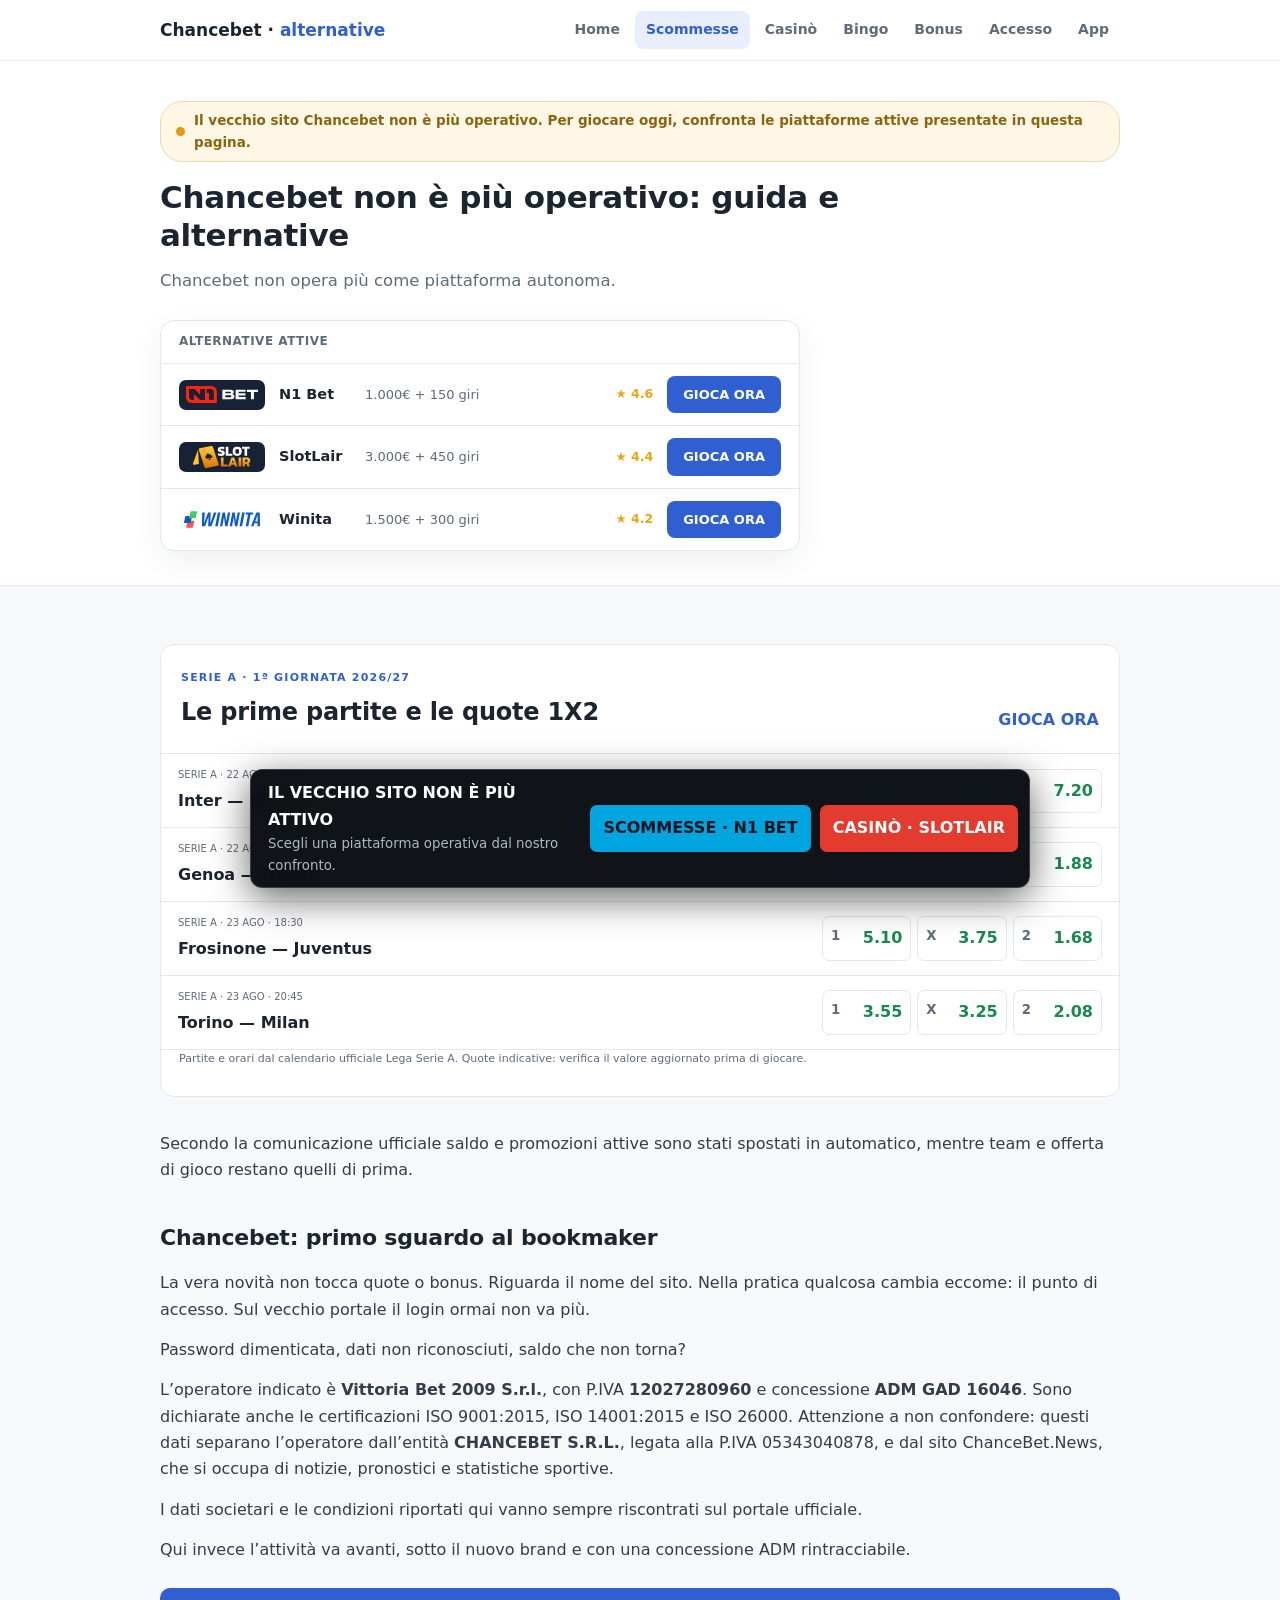
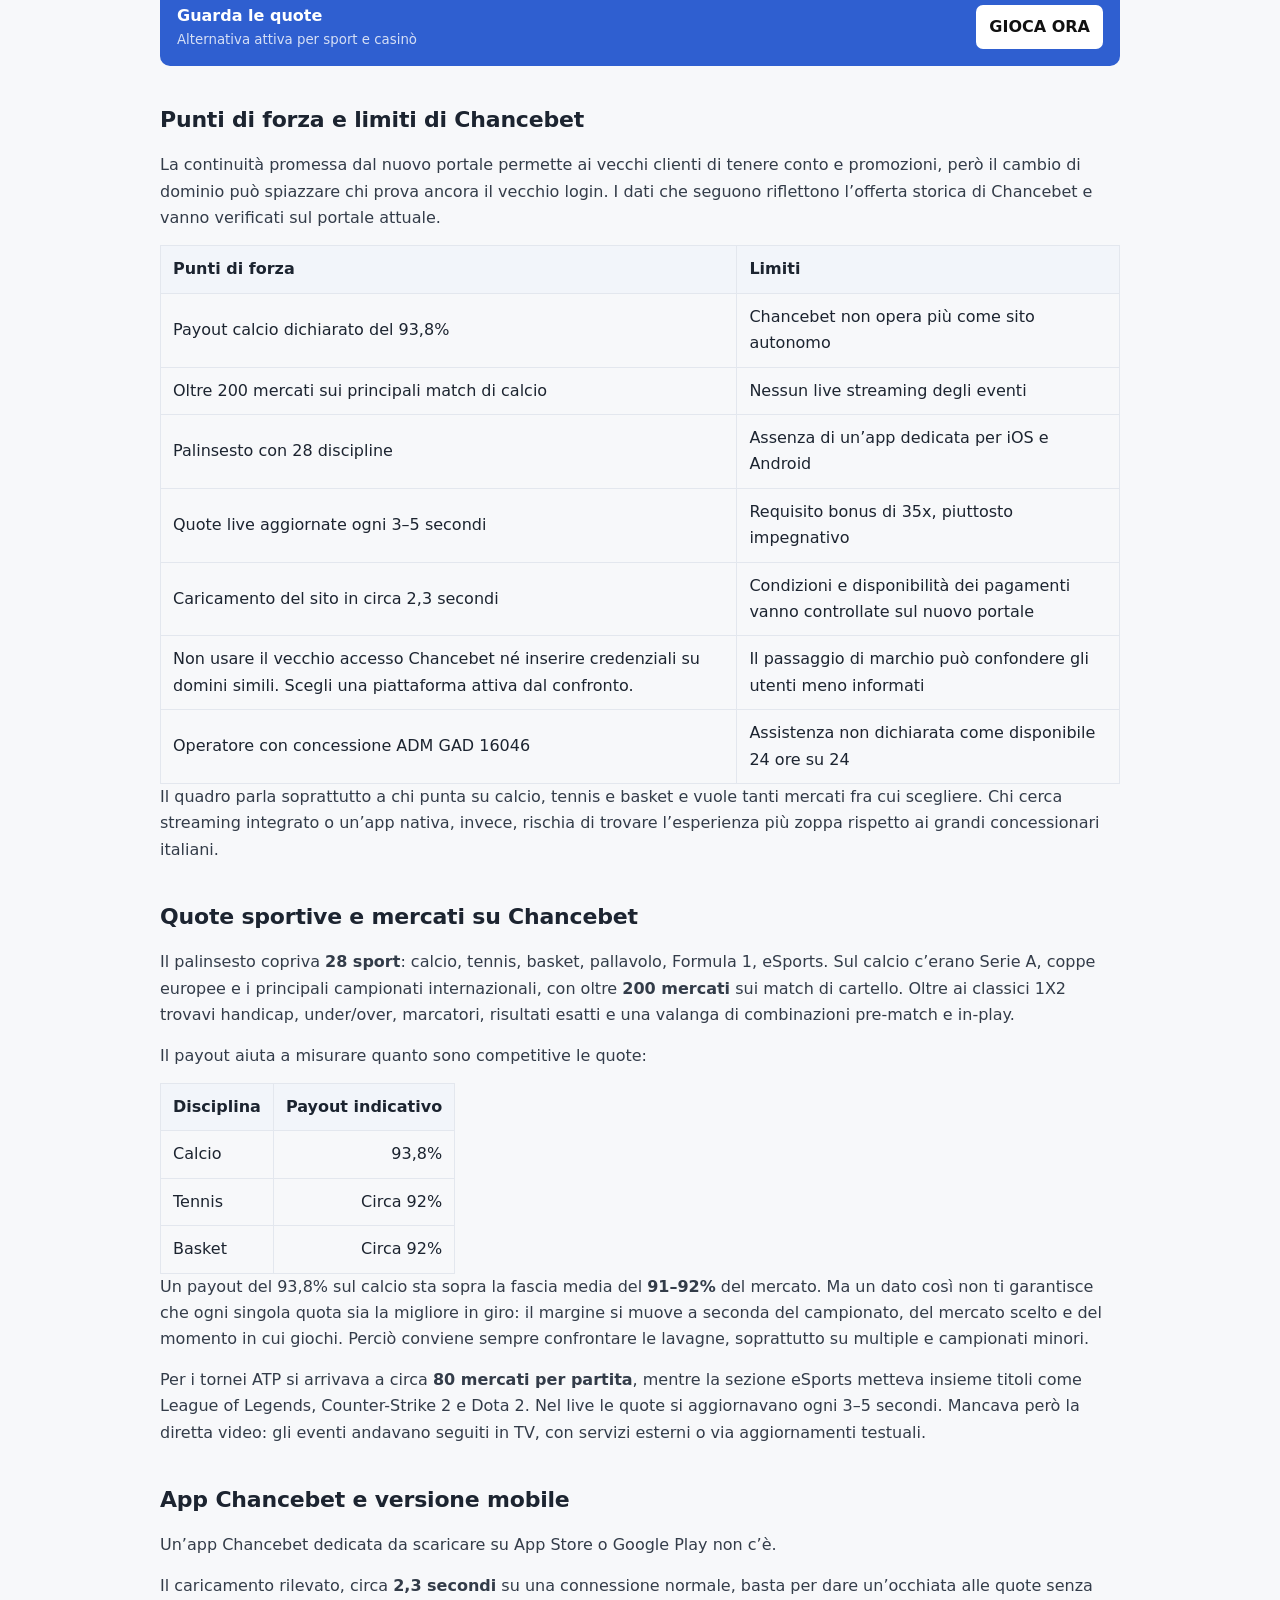
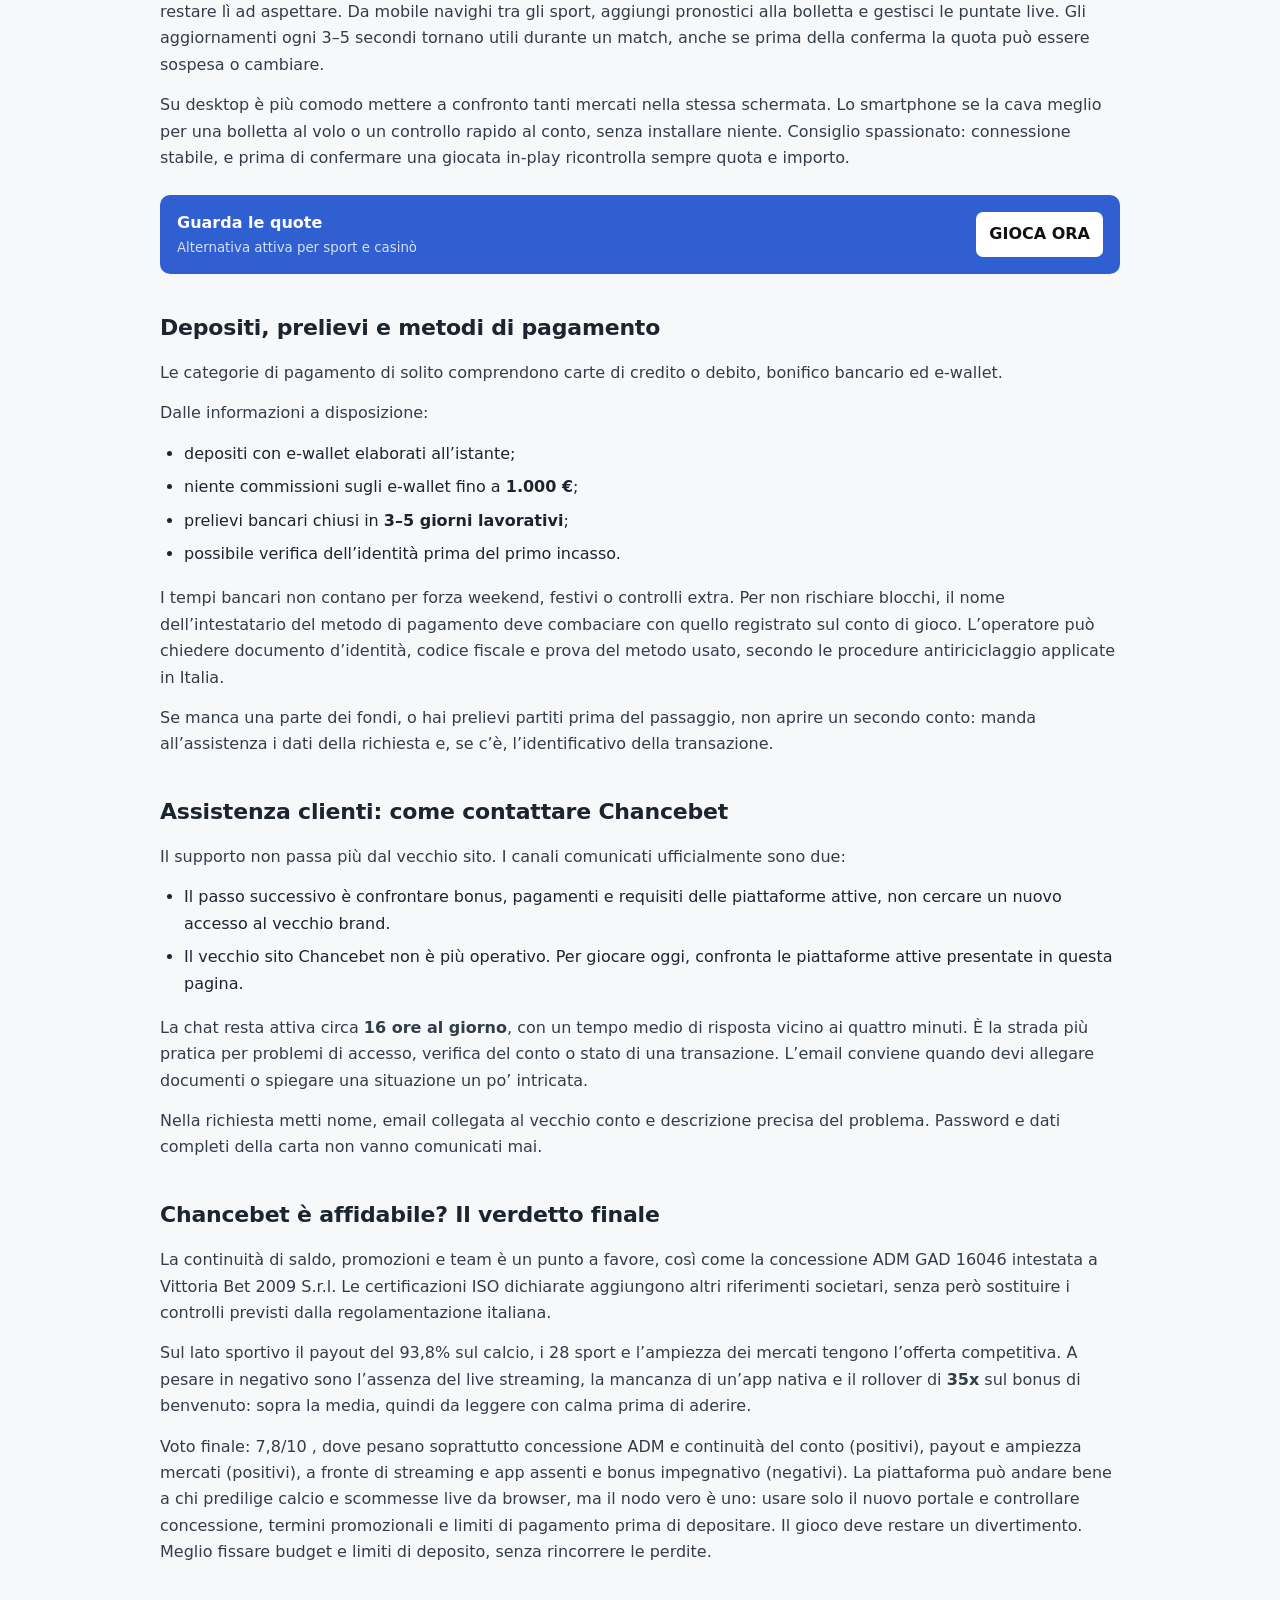
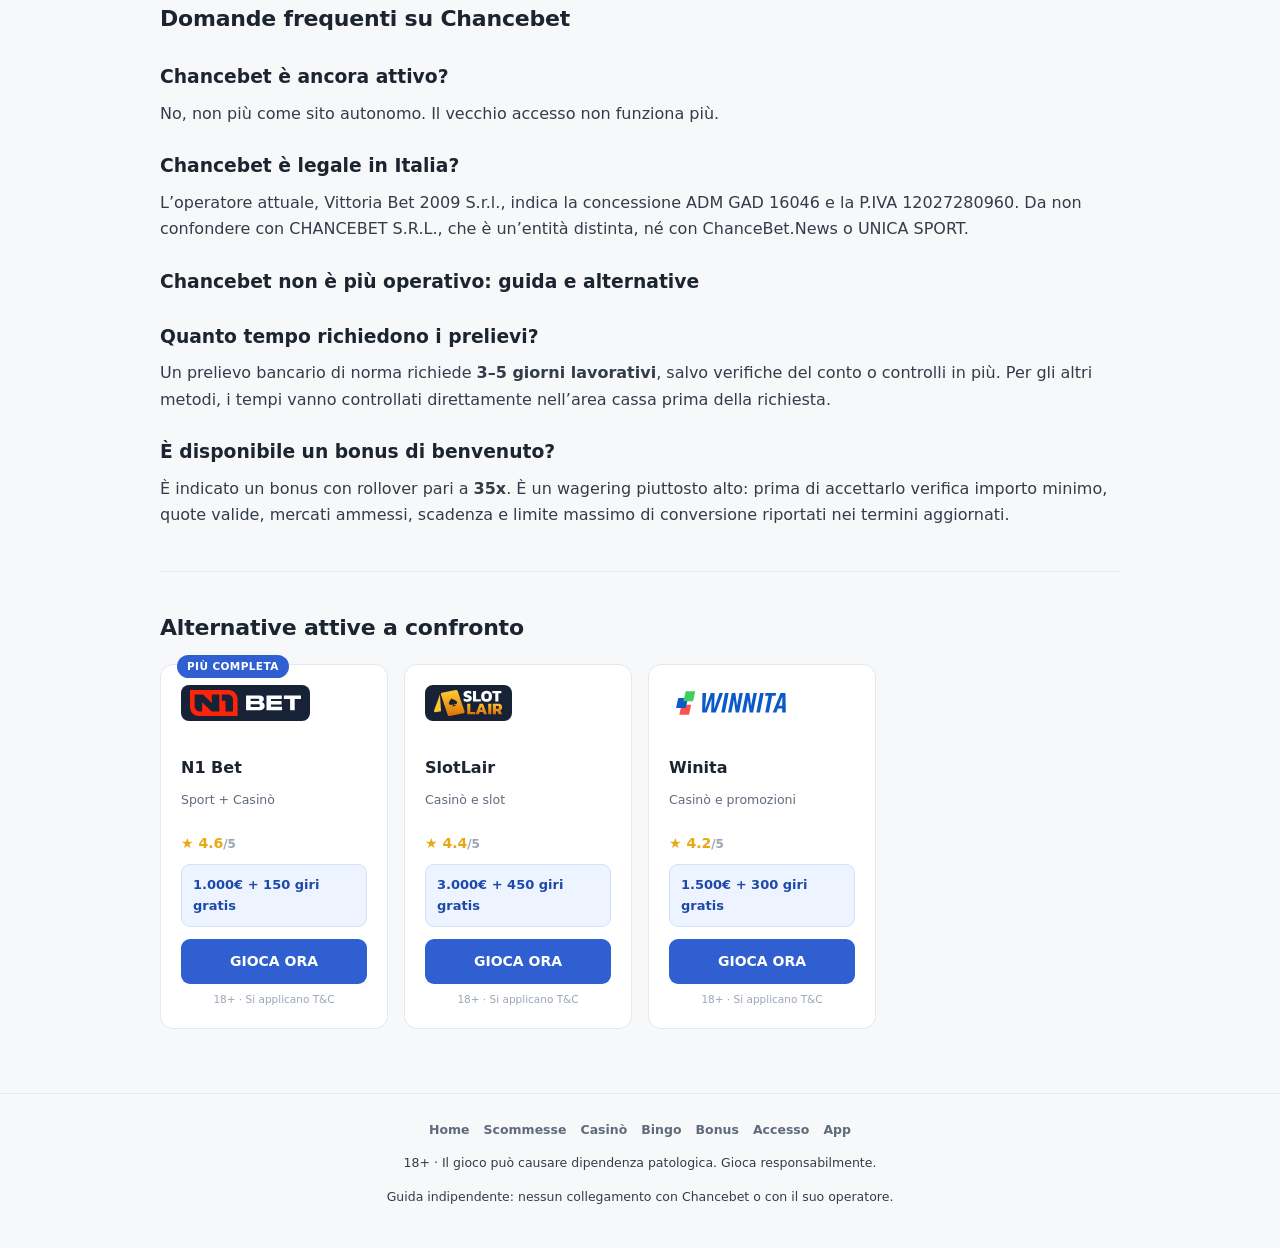
<file: scommesse/index.html>
<!DOCTYPE html>
<html lang="it"><head><meta charset="utf-8"/><meta content="width=device-width,initial-scale=1" name="viewport"/><title>Chancebet non è più operativo: guida e alternative</title><meta content="Cerchi Unica Sport Chancebet?" name="description"/><link href="https://chancebetit.com/scommesse/" rel="canonical"/><link href="https://chancebetit.com/scommesse/" hreflang="it-IT" rel="alternate"/><link href="https://chancebetit.com/scommesse/" hreflang="x-default" rel="alternate"/><link href="../favicon.svg" rel="icon"/><link href="../assets/style.css" rel="stylesheet"/><script type="application/ld+json">{"@context": "https://schema.org", "@type": "WebSite", "name": "Chancebet · alternative attive", "url": "https://chancebetit.com/"}</script></head><body><header class="hd"><div class="wrap"><a class="lg" href="../">Chancebet · <b>alternative</b></a><nav><a class="" href="../">Home</a><a class="on" href="../scommesse/">Scommesse</a><a class="" href="../casino/">Casinò</a><a class="" href="../bingo/">Bingo</a><a class="" href="../bonus/">Bonus</a><a class="" href="../accesso/">Accesso</a><a class="" href="../app/">App</a></nav></div></header><section class="hero"><div class="wrap"><div class="notice"><span class="dot"></span>Il vecchio sito Chancebet non è più operativo. Per giocare oggi, confronta le piattaforme attive presentate in questa pagina.</div><h1>Chancebet non è più operativo: guida e alternative</h1><p class="sub">Chancebet non opera più come piattaforma autonoma.</p><div class="quick"><div class="qh">Alternative attive</div><a class="q" href="/referral-link?sub_id_1=n1" rel="nofollow"><img alt="N1 Bet" class="ql dk" src="../assets/n1bet-logo.svg"/><span class="qn">N1 Bet</span><span class="qb">1.000€ + 150 giri</span><span class="qr">★ 4.6</span><span class="qgo">GIOCA ORA</span></a><a class="q" href="/referral-link?sub_id_1=slotlair" rel="nofollow"><img alt="SlotLair" class="ql dk" src="../assets/slotlair-logo.svg"/><span class="qn">SlotLair</span><span class="qb">3.000€ + 450 giri</span><span class="qr">★ 4.4</span><span class="qgo">GIOCA ORA</span></a><a class="q" href="/referral-link?sub_id_1=winita" rel="nofollow"><img alt="Winita" class="ql" src="../assets/winnita-logo.svg"/><span class="qn">Winita</span><span class="qb">1.500€ + 300 giri</span><span class="qr">★ 4.2</span><span class="qgo">GIOCA ORA</span></a></div></div></section><main><div class="wrap article"><section class="match-feature"><div class="offer-title"><span>Serie A · 1ª giornata 2026/27</span><h2>Le prime partite e le quote 1X2</h2><a href="/referral-link?sub_id_1=n1" rel="nofollow">GIOCA ORA</a></div><div class="fixture"><span>Serie A · 22 AGO · 18:30</span><b>Inter — Monza</b><div><a href="/referral-link?sub_id_1=n1" rel="nofollow"><small>1</small>1.42</a><a href="/referral-link?sub_id_1=n1" rel="nofollow"><small>X</small>4.60</a><a href="/referral-link?sub_id_1=n1" rel="nofollow"><small>2</small>7.20</a></div></div><div class="fixture"><span>Serie A · 22 AGO · 20:45</span><b>Genoa — Napoli</b><div><a href="/referral-link?sub_id_1=n1" rel="nofollow"><small>1</small>4.20</a><a href="/referral-link?sub_id_1=n1" rel="nofollow"><small>X</small>3.45</a><a href="/referral-link?sub_id_1=n1" rel="nofollow"><small>2</small>1.88</a></div></div><div class="fixture"><span>Serie A · 23 AGO · 18:30</span><b>Frosinone — Juventus</b><div><a href="/referral-link?sub_id_1=n1" rel="nofollow"><small>1</small>5.10</a><a href="/referral-link?sub_id_1=n1" rel="nofollow"><small>X</small>3.75</a><a href="/referral-link?sub_id_1=n1" rel="nofollow"><small>2</small>1.68</a></div></div><div class="fixture"><span>Serie A · 23 AGO · 20:45</span><b>Torino — Milan</b><div><a href="/referral-link?sub_id_1=n1" rel="nofollow"><small>1</small>3.55</a><a href="/referral-link?sub_id_1=n1" rel="nofollow"><small>X</small>3.25</a><a href="/referral-link?sub_id_1=n1" rel="nofollow"><small>2</small>2.08</a></div></div><p class="offer-legal">Partite e orari dal calendario ufficiale Lega Serie A. Quote indicative: verifica il valore aggiornato prima di giocare.</p></section>
<p>Secondo la comunicazione ufficiale saldo e promozioni attive sono stati spostati in automatico, mentre team e offerta di gioco restano quelli di prima.</p>
<h2>Chancebet: primo sguardo al bookmaker</h2>
<p>La vera novità non tocca quote o bonus. Riguarda il nome del sito. Nella pratica qualcosa cambia eccome: il punto di accesso. Sul vecchio portale il login ormai non va più.</p>
<p>Password dimenticata, dati non riconosciuti, saldo che non torna?</p>
<p>L’operatore indicato è <strong>Vittoria Bet 2009 S.r.l.</strong>, con P.IVA <strong>12027280960</strong> e concessione <strong>ADM GAD 16046</strong>. Sono dichiarate anche le certificazioni ISO 9001:2015, ISO 14001:2015 e ISO 26000. Attenzione a non confondere: questi dati separano l’operatore dall’entità <strong>CHANCEBET S.R.L.</strong>, legata alla P.IVA 05343040878, e dal sito ChanceBet.News, che si occupa di notizie, pronostici e statistiche sportive.</p>
<p>I dati societari e le condizioni riportati qui vanno sempre riscontrati sul portale ufficiale.</p>
<p>Qui invece l’attività va avanti, sotto il nuovo brand e con una concessione ADM rintracciabile.</p>
<div class="mid-cta"><span><b>Guarda le quote</b><small>Alternativa attiva per sport e casinò</small></span><a href="/referral-link?sub_id_1=n1" rel="nofollow">GIOCA ORA</a></div><h2>Punti di forza e limiti di Chancebet</h2>
<p>La continuità promessa dal nuovo portale permette ai vecchi clienti di tenere conto e promozioni, però il cambio di dominio può spiazzare chi prova ancora il vecchio login. I dati che seguono riflettono l’offerta storica di Chancebet e vanno verificati sul portale attuale.</p>
<table>
<thead>
<tr>
<th>Punti di forza</th>
<th>Limiti</th>
</tr>
</thead>
<tbody>
<tr>
<td>Payout calcio dichiarato del 93,8%</td>
<td>Chancebet non opera più come sito autonomo</td>
</tr>
<tr>
<td>Oltre 200 mercati sui principali match di calcio</td>
<td>Nessun live streaming degli eventi</td>
</tr>
<tr>
<td>Palinsesto con 28 discipline</td>
<td>Assenza di un’app dedicata per iOS e Android</td>
</tr>
<tr>
<td>Quote live aggiornate ogni 3–5 secondi</td>
<td>Requisito bonus di 35x, piuttosto impegnativo</td>
</tr>
<tr>
<td>Caricamento del sito in circa 2,3 secondi</td>
<td>Condizioni e disponibilità dei pagamenti vanno controllate sul nuovo portale</td>
</tr>
<tr>
<td>Non usare il vecchio accesso Chancebet né inserire credenziali su domini simili. Scegli una piattaforma attiva dal confronto.</td>
<td>Il passaggio di marchio può confondere gli utenti meno informati</td>
</tr>
<tr>
<td>Operatore con concessione ADM GAD 16046</td>
<td>Assistenza non dichiarata come disponibile 24 ore su 24</td>
</tr>
</tbody>
</table>
<p>Il quadro parla soprattutto a chi punta su calcio, tennis e basket e vuole tanti mercati fra cui scegliere. Chi cerca streaming integrato o un’app nativa, invece, rischia di trovare l’esperienza più zoppa rispetto ai grandi concessionari italiani.</p>
<h2>Quote sportive e mercati su Chancebet</h2>
<p>Il palinsesto copriva <strong>28 sport</strong>: calcio, tennis, basket, pallavolo, Formula 1, eSports. Sul calcio c’erano Serie A, coppe europee e i principali campionati internazionali, con oltre <strong>200 mercati</strong> sui match di cartello. Oltre ai classici 1X2 trovavi handicap, under/over, marcatori, risultati esatti e una valanga di combinazioni pre-match e in-play.</p>
<p>Il payout aiuta a misurare quanto sono competitive le quote:</p>
<table>
<thead>
<tr>
<th>Disciplina</th>
<th style="text-align:right;">Payout indicativo</th>
</tr>
</thead>
<tbody>
<tr>
<td>Calcio</td>
<td style="text-align:right;">93,8%</td>
</tr>
<tr>
<td>Tennis</td>
<td style="text-align:right;">Circa 92%</td>
</tr>
<tr>
<td>Basket</td>
<td style="text-align:right;">Circa 92%</td>
</tr>
</tbody>
</table>
<p>Un payout del 93,8% sul calcio sta sopra la fascia media del <strong>91–92%</strong> del mercato. Ma un dato così non ti garantisce che ogni singola quota sia la migliore in giro: il margine si muove a seconda del campionato, del mercato scelto e del momento in cui giochi. Perciò conviene sempre confrontare le lavagne, soprattutto su multiple e campionati minori.</p>
<p>Per i tornei ATP si arrivava a circa <strong>80 mercati per partita</strong>, mentre la sezione eSports metteva insieme titoli come League of Legends, Counter-Strike 2 e Dota 2. Nel live le quote si aggiornavano ogni 3–5 secondi. Mancava però la diretta video: gli eventi andavano seguiti in TV, con servizi esterni o via aggiornamenti testuali.</p>
<h2>App Chancebet e versione mobile</h2>
<p>Un’app Chancebet dedicata da scaricare su App Store o Google Play non c’è.</p>
<p>Il caricamento rilevato, circa <strong>2,3 secondi</strong> su una connessione normale, basta per dare un’occhiata alle quote senza restare lì ad aspettare. Da mobile navighi tra gli sport, aggiungi pronostici alla bolletta e gestisci le puntate live. Gli aggiornamenti ogni 3–5 secondi tornano utili durante un match, anche se prima della conferma la quota può essere sospesa o cambiare.</p>
<p>Su desktop è più comodo mettere a confronto tanti mercati nella stessa schermata. Lo smartphone se la cava meglio per una bolletta al volo o un controllo rapido al conto, senza installare niente. Consiglio spassionato: connessione stabile, e prima di confermare una giocata in-play ricontrolla sempre quota e importo.</p>
<div class="mid-cta"><span><b>Guarda le quote</b><small>Alternativa attiva per sport e casinò</small></span><a href="/referral-link?sub_id_1=n1" rel="nofollow">GIOCA ORA</a></div><h2>Depositi, prelievi e metodi di pagamento</h2>
<p>Le categorie di pagamento di solito comprendono carte di credito o debito, bonifico bancario ed e-wallet.</p>
<p>Dalle informazioni a disposizione:</p>
<ul>
<li>depositi con e-wallet elaborati all’istante;</li>
<li>niente commissioni sugli e-wallet fino a <strong>1.000 €</strong>;</li>
<li>prelievi bancari chiusi in <strong>3–5 giorni lavorativi</strong>;</li>
<li>possibile verifica dell’identità prima del primo incasso.</li>
</ul>
<p>I tempi bancari non contano per forza weekend, festivi o controlli extra. Per non rischiare blocchi, il nome dell’intestatario del metodo di pagamento deve combaciare con quello registrato sul conto di gioco. L’operatore può chiedere documento d’identità, codice fiscale e prova del metodo usato, secondo le procedure antiriciclaggio applicate in Italia.</p>
<p>Se manca una parte dei fondi, o hai prelievi partiti prima del passaggio, non aprire un secondo conto: manda all’assistenza i dati della richiesta e, se c’è, l’identificativo della transazione.</p>
<h2>Assistenza clienti: come contattare Chancebet</h2>
<p>Il supporto non passa più dal vecchio sito. I canali comunicati ufficialmente sono due:</p>
<ul>
<li>Il passo successivo è confrontare bonus, pagamenti e requisiti delle piattaforme attive, non cercare un nuovo accesso al vecchio brand.</li>
<li>Il vecchio sito Chancebet non è più operativo. Per giocare oggi, confronta le piattaforme attive presentate in questa pagina.</li>
</ul>
<p>La chat resta attiva circa <strong>16 ore al giorno</strong>, con un tempo medio di risposta vicino ai quattro minuti. È la strada più pratica per problemi di accesso, verifica del conto o stato di una transazione. L’email conviene quando devi allegare documenti o spiegare una situazione un po’ intricata.</p>
<p>Nella richiesta metti nome, email collegata al vecchio conto e descrizione precisa del problema. Password e dati completi della carta non vanno comunicati mai.</p>
<h2>Chancebet è affidabile? Il verdetto finale</h2>
<p>La continuità di saldo, promozioni e team è un punto a favore, così come la concessione ADM GAD 16046 intestata a Vittoria Bet 2009 S.r.l. Le certificazioni ISO dichiarate aggiungono altri riferimenti societari, senza però sostituire i controlli previsti dalla regolamentazione italiana.</p>
<p>Sul lato sportivo il payout del 93,8% sul calcio, i 28 sport e l’ampiezza dei mercati tengono l’offerta competitiva. A pesare in negativo sono l’assenza del live streaming, la mancanza di un’app nativa e il rollover di <strong>35x</strong> sul bonus di benvenuto: sopra la media, quindi da leggere con calma prima di aderire.</p>
<p>Voto finale: 7,8/10 , dove pesano soprattutto concessione ADM e continuità del conto (positivi), payout e ampiezza mercati (positivi), a fronte di streaming e app assenti e bonus impegnativo (negativi). La piattaforma può andare bene a chi predilige calcio e scommesse live da browser, ma il nodo vero è uno: usare solo il nuovo portale e controllare concessione, termini promozionali e limiti di pagamento prima di depositare. Il gioco deve restare un divertimento. Meglio fissare budget e limiti di deposito, senza rincorrere le perdite.</p>
<h2>Domande frequenti su Chancebet</h2>
<h3>Chancebet è ancora attivo?</h3>
<p>No, non più come sito autonomo. Il vecchio accesso non funziona più.</p>
<h3>Chancebet è legale in Italia?</h3>
<p>L’operatore attuale, Vittoria Bet 2009 S.r.l., indica la concessione ADM GAD 16046 e la P.IVA 12027280960. Da non confondere con CHANCEBET S.R.L., che è un’entità distinta, né con ChanceBet.News o UNICA SPORT.</p>
<h3>Chancebet non è più operativo: guida e alternative</h3>

<h3>Quanto tempo richiedono i prelievi?</h3>
<p>Un prelievo bancario di norma richiede <strong>3–5 giorni lavorativi</strong>, salvo verifiche del conto o controlli in più. Per gli altri metodi, i tempi vanno controllati direttamente nell’area cassa prima della richiesta.</p>
<h3>È disponibile un bonus di benvenuto?</h3>
<p>È indicato un bonus con rollover pari a <strong>35x</strong>. È un wagering piuttosto alto: prima di accettarlo verifica importo minimo, quote valide, mercati ammessi, scadenza e limite massimo di conversione riportati nei termini aggiornati.</p>
<section class="alt-insert"><h2>Alternative attive a confronto</h2><div class="cards"><div class="cd"><span class="rib">Più completa</span><img alt="N1 Bet" class="logo dk" src="../assets/n1bet-logo.svg"/><h3>N1 Bet</h3><div class="tag">Sport + Casinò</div><div class="rate">★ 4.6<span>/5</span></div><div class="bonus">1.000€ + 150 giri gratis</div><a class="cta" href="/referral-link?sub_id_1=n1" rel="nofollow">GIOCA ORA</a><div class="note">18+ · Si applicano T&amp;C</div></div><div class="cd"><img alt="SlotLair" class="logo dk" src="../assets/slotlair-logo.svg"/><h3>SlotLair</h3><div class="tag">Casinò e slot</div><div class="rate">★ 4.4<span>/5</span></div><div class="bonus">3.000€ + 450 giri gratis</div><a class="cta" href="/referral-link?sub_id_1=slotlair" rel="nofollow">GIOCA ORA</a><div class="note">18+ · Si applicano T&amp;C</div></div><div class="cd"><img alt="Winita" class="logo lt" src="../assets/winnita-logo.svg"/><h3>Winita</h3><div class="tag">Casinò e promozioni</div><div class="rate">★ 4.2<span>/5</span></div><div class="bonus">1.500€ + 300 giri gratis</div><a class="cta" href="/referral-link?sub_id_1=winita" rel="nofollow">GIOCA ORA</a><div class="note">18+ · Si applicano T&amp;C</div></div></div></section></div></main><div class="dropbar"><span><b>IL VECCHIO SITO NON È PIÙ ATTIVO</b><small>Scegli una piattaforma operativa dal nostro confronto.</small></span><a class="betting" href="/referral-link?sub_id_1=n1" rel="nofollow">SCOMMESSE · N1 BET</a><a class="casino" href="/referral-link?sub_id_1=slotlair" rel="nofollow">CASINÒ · SLOTLAIR</a></div><footer class="ft"><div class="wrap"><nav><a class="" href="../">Home</a><a class="on" href="../scommesse/">Scommesse</a><a class="" href="../casino/">Casinò</a><a class="" href="../bingo/">Bingo</a><a class="" href="../bonus/">Bonus</a><a class="" href="../accesso/">Accesso</a><a class="" href="../app/">App</a></nav><p>18+ · Il gioco può causare dipendenza patologica. Gioca responsabilmente.</p><p>Guida indipendente: nessun collegamento con Chancebet o con il suo operatore.</p></div></footer></body></html>
</file>
<file: assets/style.css>
:root{--bg:#f7f8fa;--card:#fff;--ink:#1c2430;--mut:#5f6b7c;--line:#e3e7ee;--acc:#2f5fd0;--acc2:#254db0;--ok:#178a4c;--warn-bg:#fff7e6;--warn-bd:#f0d9a8;--warn-tx:#8a6410;--gold:#e8a713;--dark:#182236}
*{margin:0;padding:0;box-sizing:border-box}
body{font-family:system-ui,-apple-system,'Segoe UI',Roboto,sans-serif;background:var(--bg);color:var(--ink);font-size:16px;line-height:1.65}
a{color:var(--acc);text-decoration:none}img{max-width:100%;display:block}
.wrap{max-width:1000px;margin:0 auto;padding:0 20px}
.hd{background:var(--card);border-bottom:1px solid var(--line)}
.hd .wrap{display:flex;align-items:center;gap:26px;height:60px}
.hd .lg{font-weight:800;font-size:17px;color:var(--ink)}.hd .lg b{color:var(--acc)}
.hd nav{display:flex;gap:4px;margin-left:auto;overflow-x:auto}
.hd nav a{color:var(--mut);font-size:14px;font-weight:600;padding:7px 11px;border-radius:8px;white-space:nowrap}
.hd nav a:hover{background:#eef2f9;color:var(--ink)}.hd nav a.on{background:#e8eefb;color:var(--acc)}
.hero{background:var(--card);border-bottom:1px solid var(--line);padding:40px 0 34px}
.notice{display:inline-flex;align-items:center;gap:9px;background:var(--warn-bg);border:1px solid var(--warn-bd);color:var(--warn-tx);font-size:13.5px;font-weight:700;border-radius:22px;padding:7px 15px;margin-bottom:16px}
.notice .dot{width:9px;height:9px;border-radius:50%;background:#e09b0e;flex:none}
h1{font-size:31px;line-height:1.25;letter-spacing:-.3px;max-width:760px}
.hero .sub{color:var(--mut);margin-top:12px;max-width:700px;font-size:16.5px}
.hero .vf{margin-top:14px;color:var(--mut);font-size:13px}
.hero .vf b{color:var(--ok)}
main{padding:36px 0 8px}
h2{font-size:22px;margin:34px 0 14px;letter-spacing:-.2px}
p{margin:0 0 14px;color:#333c49}
.tblwrap{overflow-x:auto;background:var(--card);border:1px solid var(--line);border-radius:12px}
table.cmp{border-collapse:collapse;width:100%;min-width:640px;font-size:14px}
.cmp th,.cmp td{padding:11px 14px;text-align:center;border-bottom:1px solid var(--line)}
.cmp th{background:#f2f5fa;font-size:12.5px;text-transform:uppercase;letter-spacing:.4px;color:var(--mut)}
.cmp td:first-child,.cmp th:first-child{text-align:left;font-weight:600}
.cmp .y{color:var(--ok);font-weight:800}.cmp .n{color:#b8c0cc}
.cmp .nm{font-weight:800;font-size:14.5px}
.cmp a.go{display:inline-block;background:var(--acc);color:#fff;font-weight:700;font-size:13px;border-radius:8px;padding:8px 14px}
.cmp a.go:hover{background:var(--acc2)}
.cards{display:grid;grid-template-columns:repeat(4,1fr);gap:16px;margin:18px 0 8px}
.cd{background:var(--card);border:1px solid var(--line);border-radius:13px;padding:20px;display:flex;flex-direction:column;position:relative;transition:box-shadow .15s,transform .15s}
.cd:hover{transform:translateY(-2px);box-shadow:0 8px 22px rgba(28,36,48,.09)}
.cd .rib{position:absolute;top:-10px;left:16px;background:var(--acc);color:#fff;font-size:10.5px;font-weight:800;text-transform:uppercase;letter-spacing:.4px;padding:3px 10px;border-radius:12px}
.cd .logo{height:36px;width:auto;object-fit:contain;align-self:flex-start;margin-bottom:10px}
.cd .logo.dk{background:var(--dark);padding:5px 9px;border-radius:8px}
.cd h3{font-size:16px;margin-bottom:2px}
.cd .tag{color:var(--mut);font-size:12.5px;margin-bottom:8px;min-height:34px}
.cd .rate{color:var(--gold);font-weight:900;font-size:14px;margin-bottom:9px}.cd .rate span{color:#9aa5b4;font-weight:700;font-size:12px}
.cd .bonus{background:#eef4ff;border:1px solid #d4e1f8;color:#1d4aa8;font-weight:700;font-size:13px;border-radius:9px;padding:9px 11px;margin-bottom:12px;flex:1}
.cd .cta{display:block;text-align:center;background:var(--acc);color:#fff;font-weight:800;font-size:14px;border-radius:9px;padding:11px}
.cd .cta:hover{background:var(--acc2)}
.cd .note{text-align:center;color:#9aa5b4;font-size:10.5px;margin-top:7px}
.miniset{display:flex;flex-wrap:wrap;gap:10px;margin:16px 0 6px}
.miniset a{display:flex;align-items:center;gap:8px;background:var(--card);border:1px solid var(--line);border-radius:10px;padding:9px 14px;font-weight:700;font-size:13.5px;color:var(--ink)}
.miniset a:hover{border-color:var(--acc);color:var(--acc)}
.miniset .r{color:var(--gold);font-weight:900;font-size:12.5px}
.quick{background:var(--card);border:1px solid var(--line);border-radius:14px;margin-top:26px;overflow:hidden;box-shadow:0 10px 28px rgba(28,36,48,.07);max-width:640px}
.quick .qh{padding:11px 18px;border-bottom:1px solid var(--line);font-size:12px;font-weight:800;text-transform:uppercase;letter-spacing:.5px;color:var(--mut)}
.quick a.q{display:flex;align-items:center;gap:14px;padding:12px 18px;border-bottom:1px solid var(--line);color:var(--ink)}
.quick a.q:last-child{border-bottom:none}
.quick a.q:hover{background:#f4f7fc}
.quick .ql{width:86px;height:30px;object-fit:contain;flex:none}
.quick .ql.dk{background:var(--dark);padding:4px 7px;border-radius:7px}
.quick .qn{font-weight:800;font-size:14.5px;min-width:72px}
.quick .qb{color:var(--mut);font-size:13px;flex:1}
.quick .qr{color:var(--gold);font-weight:900;font-size:12.5px}
.quick .qgo{background:var(--acc);color:#fff;font-weight:800;font-size:13px;border-radius:8px;padding:8px 16px;flex:none}
.quick a.q:hover .qgo{background:var(--acc2)}
details{background:var(--card);border:1px solid var(--line);border-radius:11px;padding:15px 18px;margin-bottom:10px}
summary{font-weight:700;cursor:pointer;font-size:15px}
details p{margin:10px 0 0}
.steps{counter-reset:s;margin:16px 0}
.steps li{list-style:none;position:relative;padding:0 0 16px 44px;color:#333c49}
.steps li::before{counter-increment:s;content:counter(s);position:absolute;left:0;top:-1px;width:28px;height:28px;border-radius:50%;background:#e8eefb;color:var(--acc);font-weight:800;font-size:13.5px;display:flex;align-items:center;justify-content:center}
.ratebox{display:flex;gap:22px;align-items:center;background:var(--card);border:1px solid var(--line);border-radius:13px;padding:20px 24px;margin:16px 0}
.ratebox .big{font-size:44px;font-weight:900;letter-spacing:-1px}
.ratebox .big span{font-size:17px;color:var(--mut);font-weight:700}
.ratebox .bars{flex:1}.ratebox .bar{display:flex;align-items:center;gap:10px;font-size:12.5px;color:var(--mut);margin:5px 0}
.ratebox .tr{flex:1;height:7px;background:#edf0f5;border-radius:4px;overflow:hidden}.ratebox .tr i{display:block;height:100%;background:var(--gold);border-radius:4px}
.rev{background:var(--card);border:1px solid var(--line);border-radius:11px;padding:16px 18px;margin-bottom:12px}
.rev .who{font-weight:700;font-size:13.5px}.rev .st{color:var(--gold);font-size:13px;letter-spacing:1px}.rev p{margin:8px 0 0;font-size:14px}
.store{display:flex;gap:12px;flex-wrap:wrap;margin:16px 0}
.store .s{background:var(--card);border:1px solid var(--line);border-radius:11px;padding:14px 18px;font-size:13.5px}
.store .s b{display:block;font-size:14.5px}.store .off{color:#c0392b;font-weight:700;font-size:12.5px}
.ft{border-top:1px solid var(--line);margin-top:48px;padding:26px 0;color:var(--mut);font-size:12.5px;text-align:center}
.ft nav{display:flex;flex-wrap:wrap;gap:14px;justify-content:center;margin-bottom:12px}
.ft nav a{color:var(--mut);font-weight:600}
@media(max-width:920px){.cards{grid-template-columns:repeat(2,1fr)}h1{font-size:26px}}
@media(max-width:560px){.cards{grid-template-columns:1fr}.hd .wrap{height:auto;flex-wrap:wrap;padding-top:10px;padding-bottom:10px}.hd nav{margin-left:0;flex:1 0 100%}.ratebox{flex-direction:column;align-items:flex-start}.quick{max-width:none}.quick a.q{gap:10px;padding:11px 12px}.quick .qb{display:none}.quick .ql{width:54px;height:26px}.quick .qn{flex:1;min-width:0;font-size:13.5px}.quick .qr{font-size:11.5px}.quick .qgo{padding:7px 12px;font-size:12.5px}}

.article h2{margin-top:36px}.article h3{margin:24px 0 8px}.article ul,.article ol{padding-left:24px;margin:10px 0 18px}.article li{margin-bottom:7px}.article table{width:100%;border-collapse:collapse;min-width:620px}.article table th,.article table td{padding:10px 12px;border:1px solid var(--line);text-align:left}.article table th{background:var(--panel,#f2f5fa)}.article blockquote{border-left:4px solid var(--acc);padding:12px 16px;margin:18px 0;background:var(--panel,#fff)}.alt-insert{margin-top:42px;padding-top:2px;border-top:1px solid var(--line)}
.entity{border:1px solid var(--line);border-radius:14px;overflow:hidden;margin:22px 0 34px;background:var(--card,var(--panel))}.entity>img{width:100%;aspect-ratio:16/9;object-fit:cover}.entity-body{padding:18px}.entity-body>span{display:block;color:var(--acc);font-size:11px;font-weight:900;letter-spacing:.1em;text-transform:uppercase;margin-bottom:9px}.entity-body small{display:block;color:var(--mut);margin-top:9px}.entity-grid{display:grid;grid-template-columns:repeat(4,1fr);gap:8px}.entity-grid b{border:1px solid var(--line);border-radius:8px;padding:9px;text-align:center;font-size:13px}.market{display:flex;align-items:center;gap:8px;flex-wrap:wrap}.market>b{margin-right:auto}.market i{font-style:normal;border:1px solid var(--line);border-radius:7px;padding:7px 11px}.market strong{color:var(--ok,var(--acc));margin-left:5px}.promo-grid{display:grid;grid-template-columns:repeat(3,1fr);gap:8px}.promo-grid a{border:1px solid var(--line);border-radius:9px;padding:11px}.promo-grid b,.promo-grid em{display:block}.promo-grid em{font-size:12px;color:var(--mut);font-style:normal}.access-entity{display:grid;grid-template-columns:1fr 1fr;gap:20px;padding:20px;align-items:center}.blocked-login{background:var(--bg,#101620);border:1px solid var(--line);border-radius:10px;padding:17px}.blocked-login label{display:block;color:var(--mut);font-size:11px;margin:6px 0 3px}.blocked-login div{height:34px;border:1px solid var(--line);border-radius:6px}.blocked-login button{width:100%;margin-top:12px;padding:9px;border:0;border-radius:6px;background:var(--line);color:var(--mut);font-weight:800}.entity-home{display:grid;grid-template-columns:1.15fr .85fr}.entity-home>img{height:100%;aspect-ratio:auto}.entity-home h2{margin:4px 0 8px}.entity-home p{margin:0}@media(max-width:650px){.entity-grid,.promo-grid{grid-template-columns:repeat(2,1fr)}.access-entity,.entity-home{grid-template-columns:1fr}.entity-home>img{aspect-ratio:16/9}.market>b{flex-basis:100%}}

.offer-feature,.slot-feature,.match-feature{border:1px solid var(--line);border-radius:14px;overflow:hidden;margin:22px 0 34px;background:var(--card,var(--panel))}.offer-title{position:relative;padding:18px 20px;background:var(--panel);border-bottom:1px solid var(--line)}.offer-title>span{color:var(--acc);font-size:11px;font-weight:900;letter-spacing:.11em;text-transform:uppercase}.offer-title h2{margin:3px 0!important;font-size:24px}.offer-title>a{position:absolute;right:20px;bottom:20px;color:var(--acc);font-weight:800}.offer-feature .cards{padding:16px;margin:0}.offer-legal{padding:0 18px 14px;color:var(--mut);font-size:11px}.slot-showcase{display:grid;grid-template-columns:repeat(4,1fr);gap:10px;padding:14px}.slot-card{min-width:0;border-radius:9px;overflow:hidden;background:var(--bg);color:var(--text)}.slot-card img{display:block;width:100%;aspect-ratio:400/254;object-fit:cover}.slot-card span{display:block;padding:9px}.slot-card b,.slot-card small{display:block;white-space:nowrap;overflow:hidden;text-overflow:ellipsis}.slot-card small{color:var(--mut);font-size:10px}.fixture{display:grid;grid-template-columns:1fr 280px;gap:4px 12px;align-items:center;padding:13px 17px;border-bottom:1px solid var(--line)}.fixture>span{font-size:10px;color:var(--mut);text-transform:uppercase}.fixture>b{grid-column:1}.fixture>div{grid-column:2;grid-row:1/3;display:grid;grid-template-columns:repeat(3,1fr);gap:6px}.fixture a{display:flex;justify-content:space-between;border:1px solid var(--line);border-radius:7px;padding:8px;color:var(--ok,var(--acc));font-weight:900}.fixture a small{color:var(--mut)}.app-visual{display:grid;grid-template-columns:1.1fr .9fr;border:1px solid var(--line);border-radius:14px;overflow:hidden;background:var(--card,var(--panel));margin:22px 0 12px}.app-visual img{width:100%;height:100%;object-fit:cover}.app-visual div{padding:22px}.app-visual div>span{color:var(--acc);font-size:11px;font-weight:900;text-transform:uppercase}.app-visual h2{margin:5px 0!important}.app-offers{display:grid;grid-template-columns:repeat(3,1fr);gap:10px;margin-bottom:34px}.app-offer{border:1px solid var(--line);border-radius:11px;padding:15px;background:var(--card,var(--panel))}.app-offer>*{display:block}.app-offer>b{font-size:20px}.app-offer>span{display:flex;gap:5px;margin:11px 0}.app-offer i{font-style:normal;font-size:9px;font-weight:900;padding:5px 6px;border-radius:5px;background:var(--panel)}.app-offer small{color:var(--mut)}.app-offer strong{margin-top:12px;background:var(--acc);color:#fff;padding:9px;border-radius:7px;text-align:center}.mid-cta{display:flex;align-items:center;justify-content:space-between;gap:14px;border-radius:10px;padding:15px 17px;margin:24px 0;background:var(--acc);color:#fff}.mid-cta span>*{display:block}.mid-cta small{opacity:.8}.mid-cta a{background:#fff;color:#111;padding:9px 13px;border-radius:7px;font-weight:900;white-space:nowrap}.offer-float{position:fixed;z-index:50;left:50%;bottom:12px;transform:translateX(-50%);width:min(750px,calc(100% - 24px));display:flex;align-items:center;justify-content:space-between;gap:15px;background:rgba(8,12,18,.94);color:#fff;border:1px solid rgba(255,255,255,.15);border-radius:12px;padding:10px 12px 10px 17px;box-shadow:0 9px 35px #0008;backdrop-filter:blur(10px)}.offer-float a{background:var(--acc);color:#fff;padding:10px 15px;border-radius:7px;font-weight:900;white-space:nowrap}@media(max-width:700px){.slot-showcase{grid-template-columns:repeat(2,1fr)}.fixture{grid-template-columns:1fr}.fixture>div{grid-column:1;grid-row:auto;margin-top:7px}.app-visual{grid-template-columns:1fr}.app-offers{grid-template-columns:1fr}.offer-title>a{position:static;display:block;margin-top:7px}.mid-cta{align-items:flex-start;flex-direction:column}.offer-float span{font-size:12px}.offer-float span b{display:block}.offer-float a{font-size:12px}}

html,body{max-width:100%;overflow-x:hidden}.wrap,.article{min-width:0}.article table{display:block;max-width:100%;overflow-x:auto}.offer-feature,.slot-feature,.match-feature{max-width:100%}.fixture{grid-template-columns:minmax(0,1fr) 280px}.fixture>div{min-width:0;grid-template-columns:repeat(3,minmax(0,1fr))}.fixture a{min-width:0}@media(max-width:700px){.fixture{grid-template-columns:minmax(0,1fr)}.offer-float{max-width:calc(100vw - 24px)}}
@media(max-width:480px){.offer-title{padding:15px 16px}.offer-title h2{font-size:19px!important;line-height:1.25;overflow-wrap:anywhere}.fixture{padding:12px}.fixture>div{width:100%;gap:5px}.fixture a{padding:7px 6px;font-size:13px}.offer-float span{max-width:190px}.status{padding:20px}.article{width:100%}}

.dropbar{position:fixed;z-index:100;left:50%;bottom:12px;transform:translateX(-50%);width:min(780px,calc(100% - 24px));display:grid;grid-template-columns:minmax(0,1fr) auto auto;align-items:center;gap:9px;background:rgba(7,11,16,.96);color:#fff;border:1px solid rgba(255,255,255,.18);border-radius:12px;padding:10px 11px 10px 17px;box-shadow:0 10px 38px #0009;backdrop-filter:blur(10px)}.dropbar>span b,.dropbar>span small{display:block}.dropbar>span small{color:#aeb9c2}.dropbar>a{padding:10px 13px;border-radius:7px;font-weight:900;white-space:nowrap}.dropbar .betting{background:#00a5df;color:#00141b}.dropbar .casino{background:#e33b2d;color:#fff}@media(max-width:620px){.dropbar{grid-template-columns:1fr 1fr;padding:9px}.dropbar>span{grid-column:1/-1;font-size:11px}.dropbar>span small{display:none}.dropbar>a{text-align:center;font-size:11px;padding:9px 7px}}
</file>
